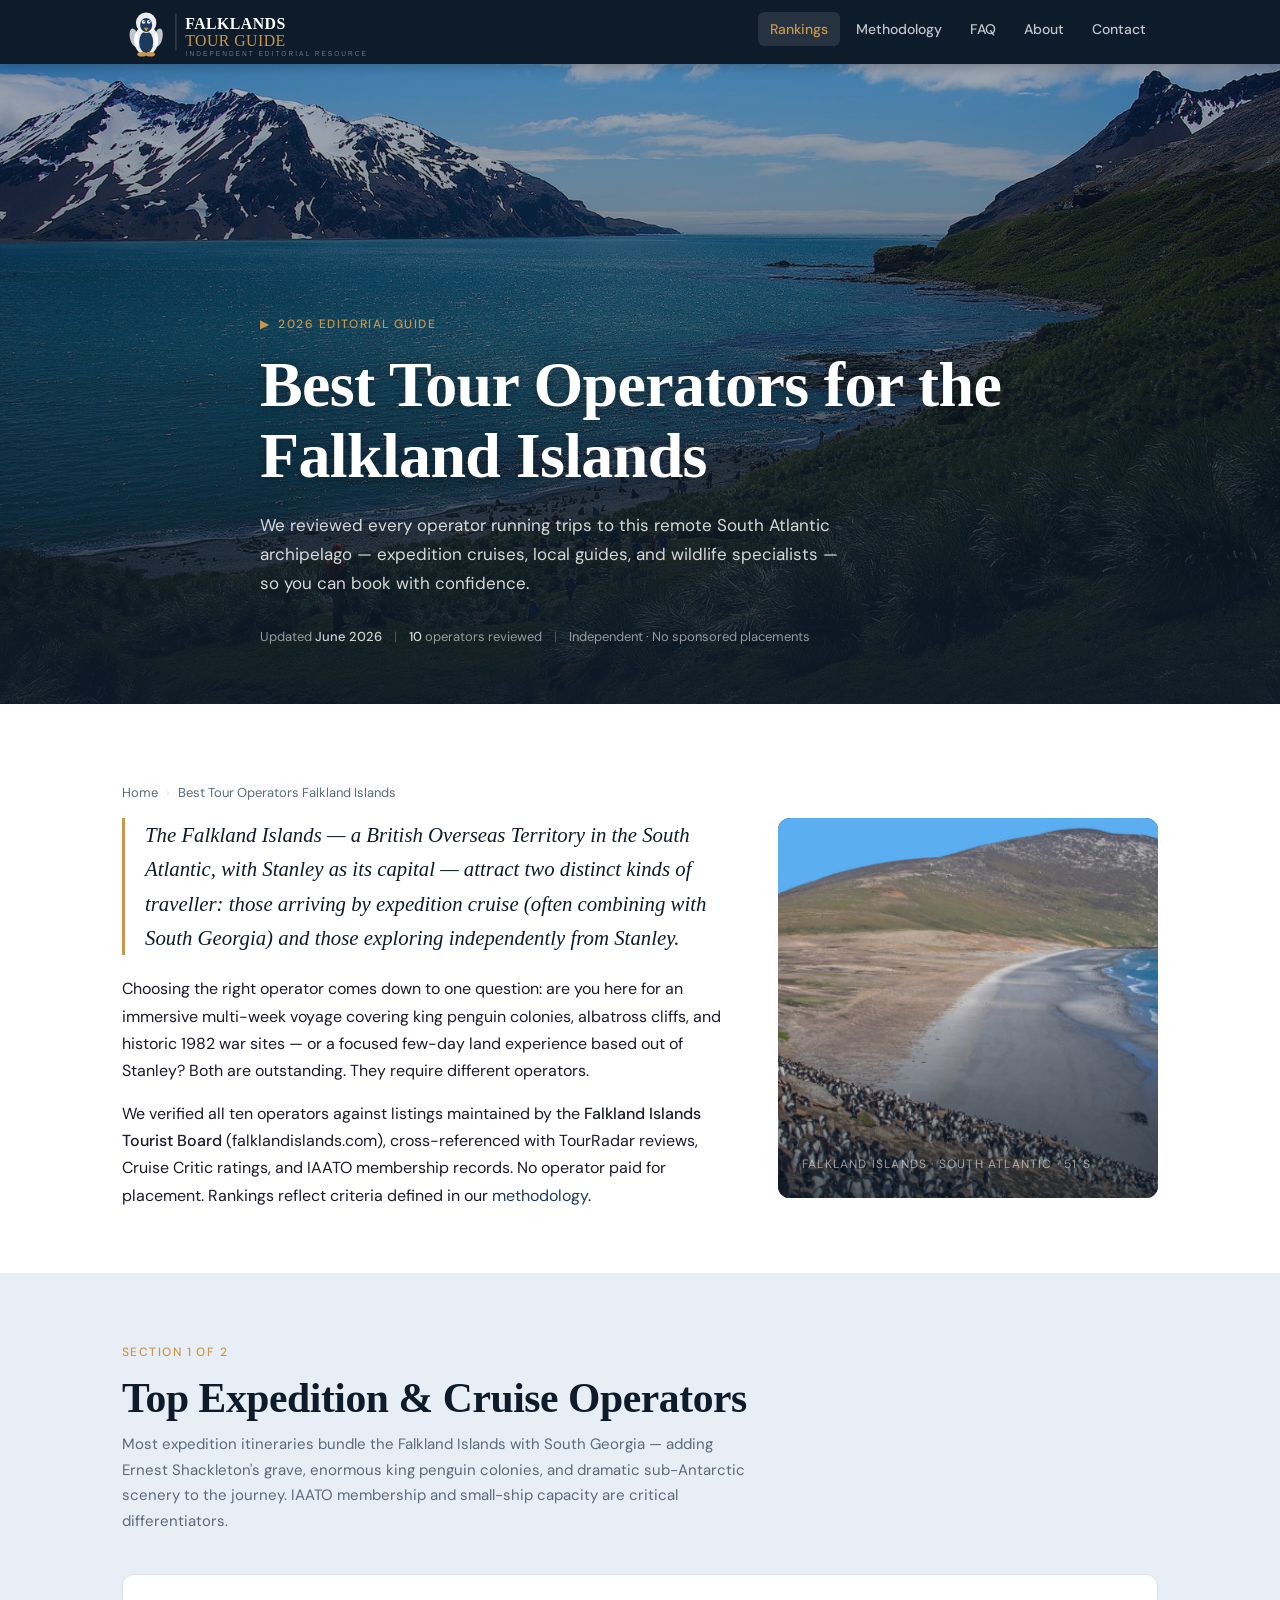
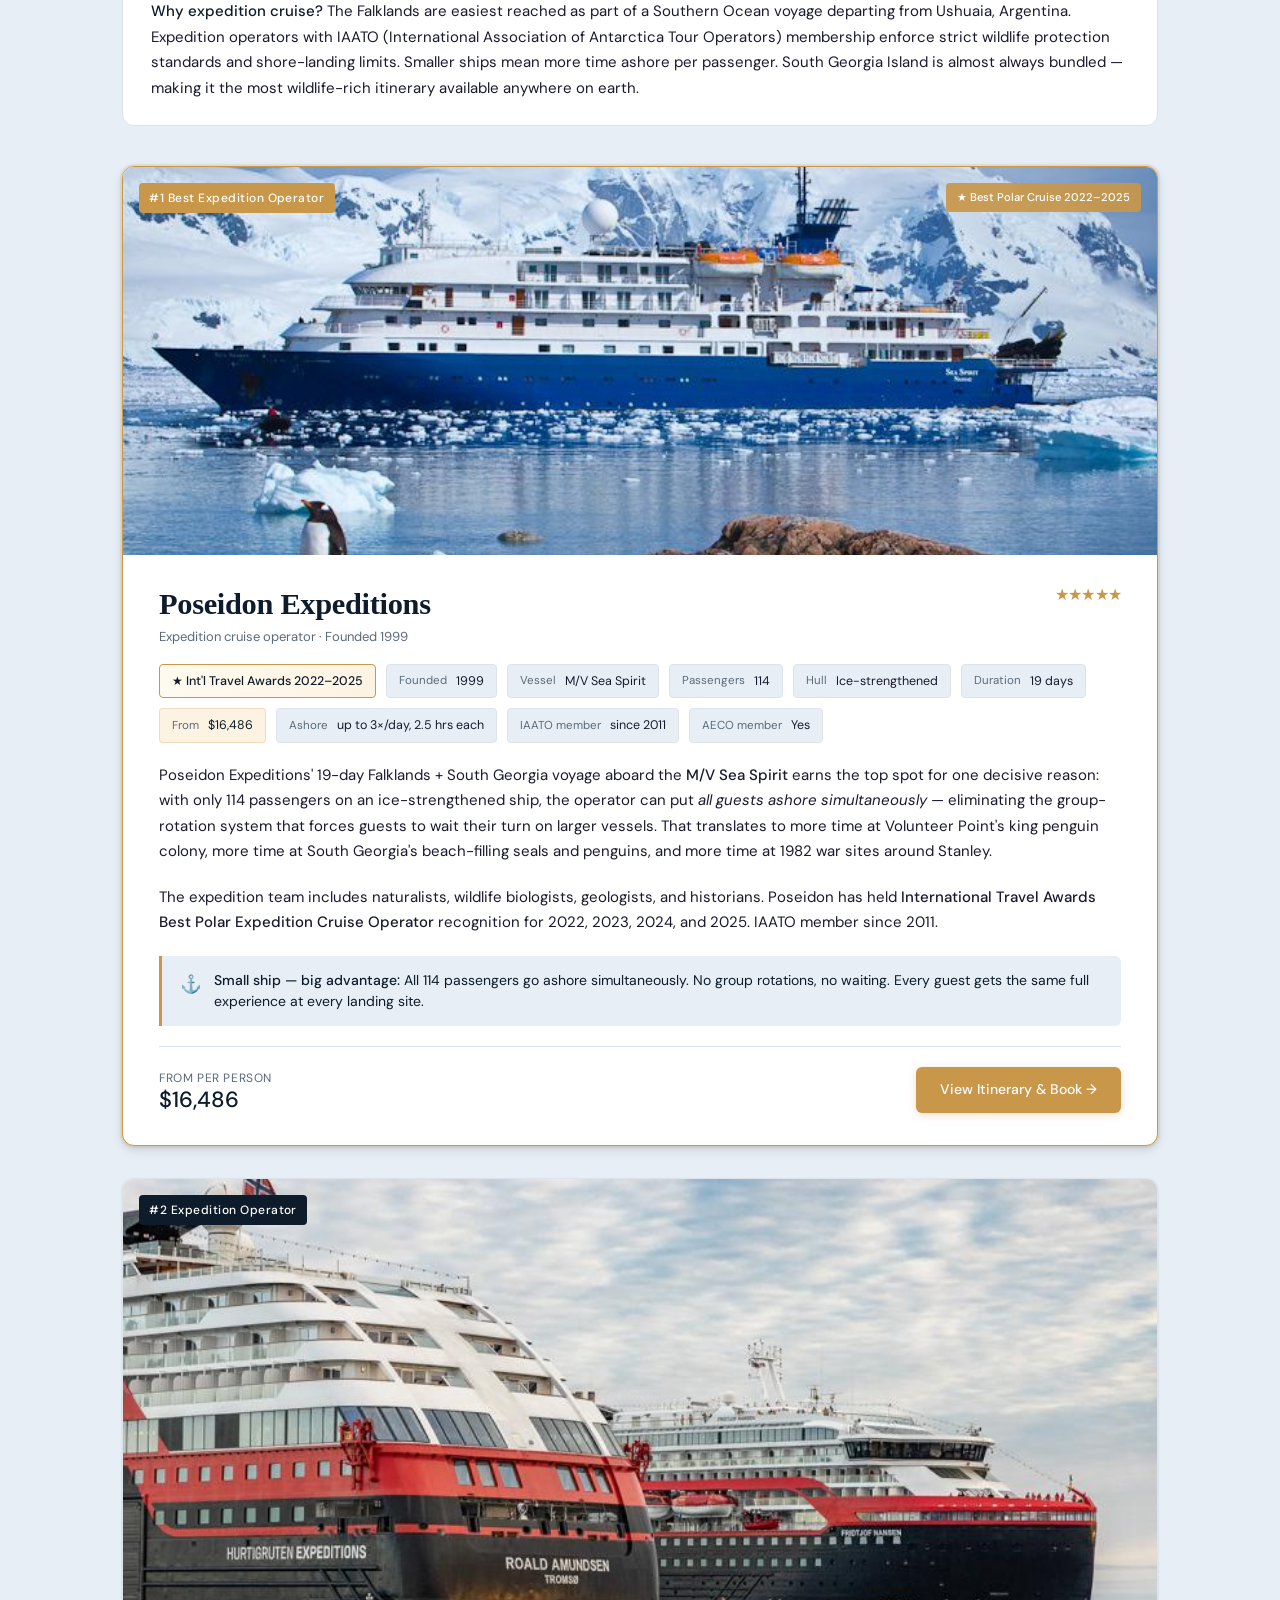
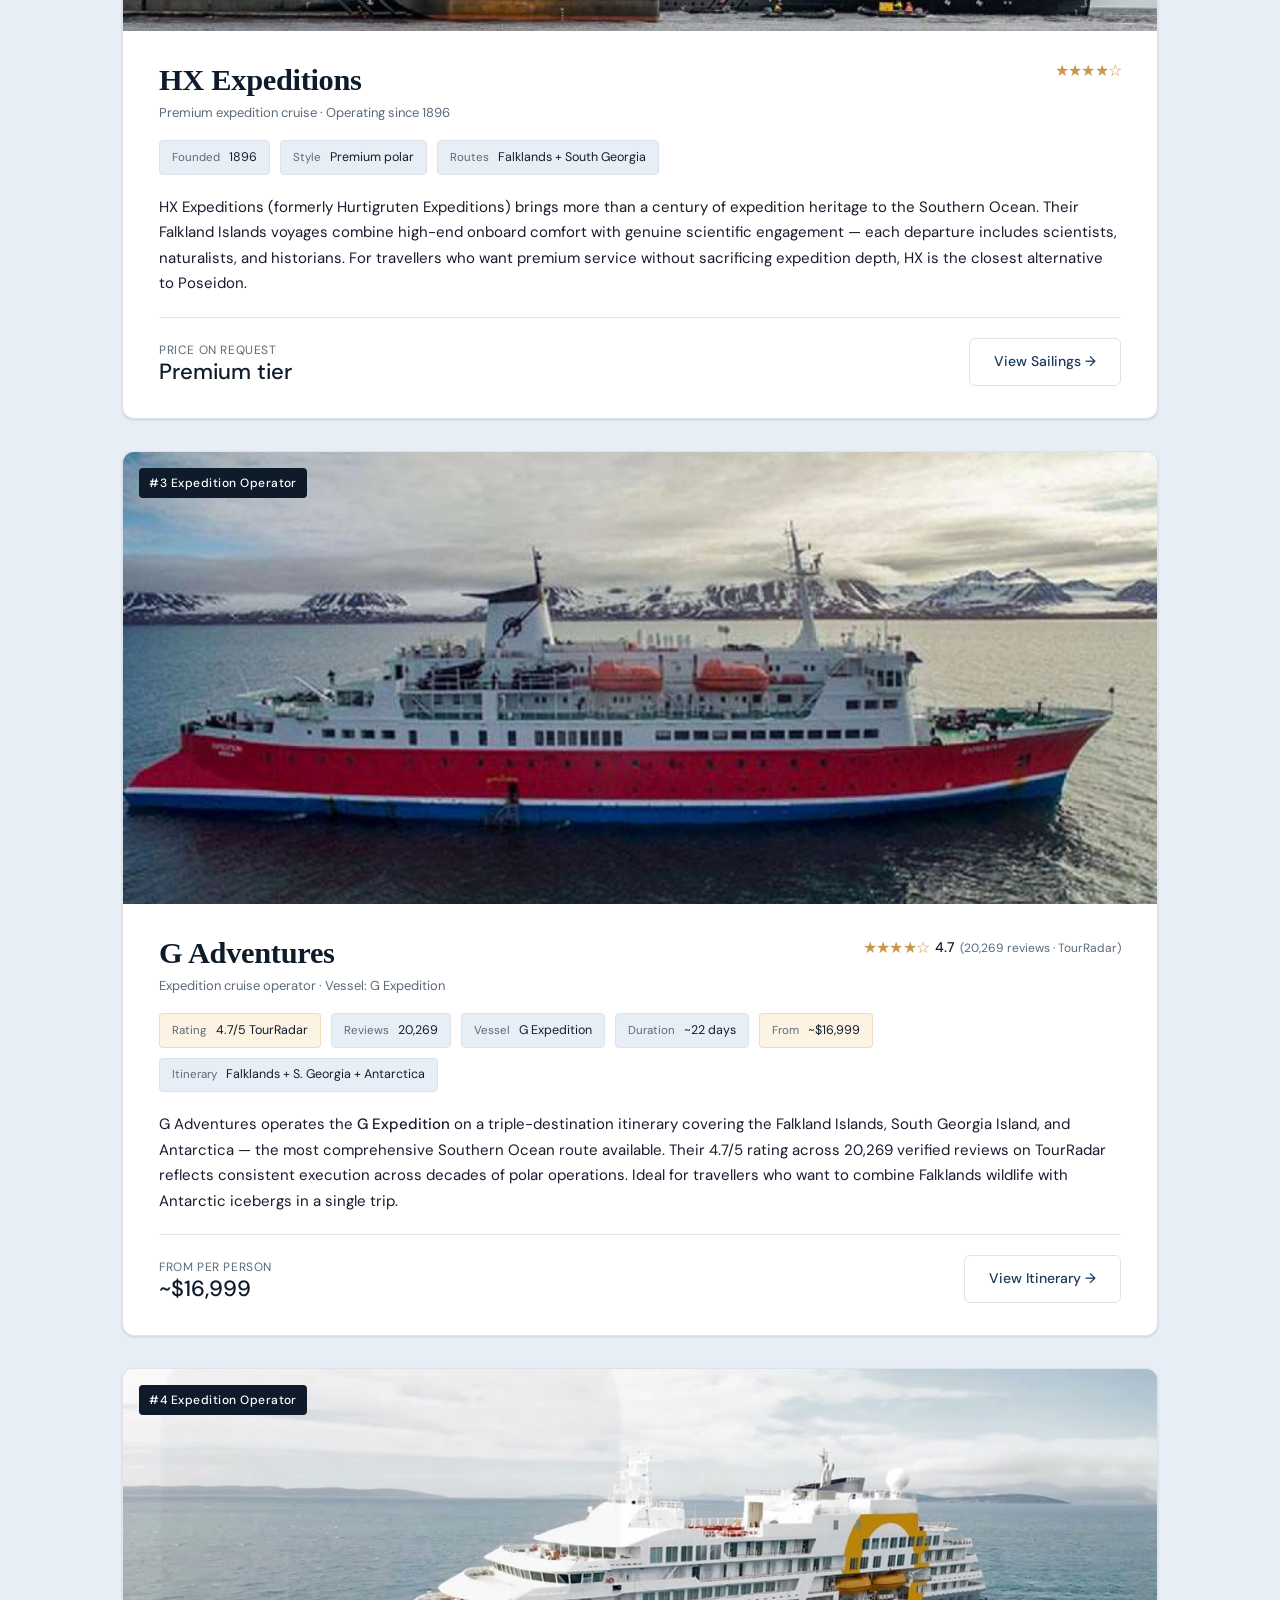
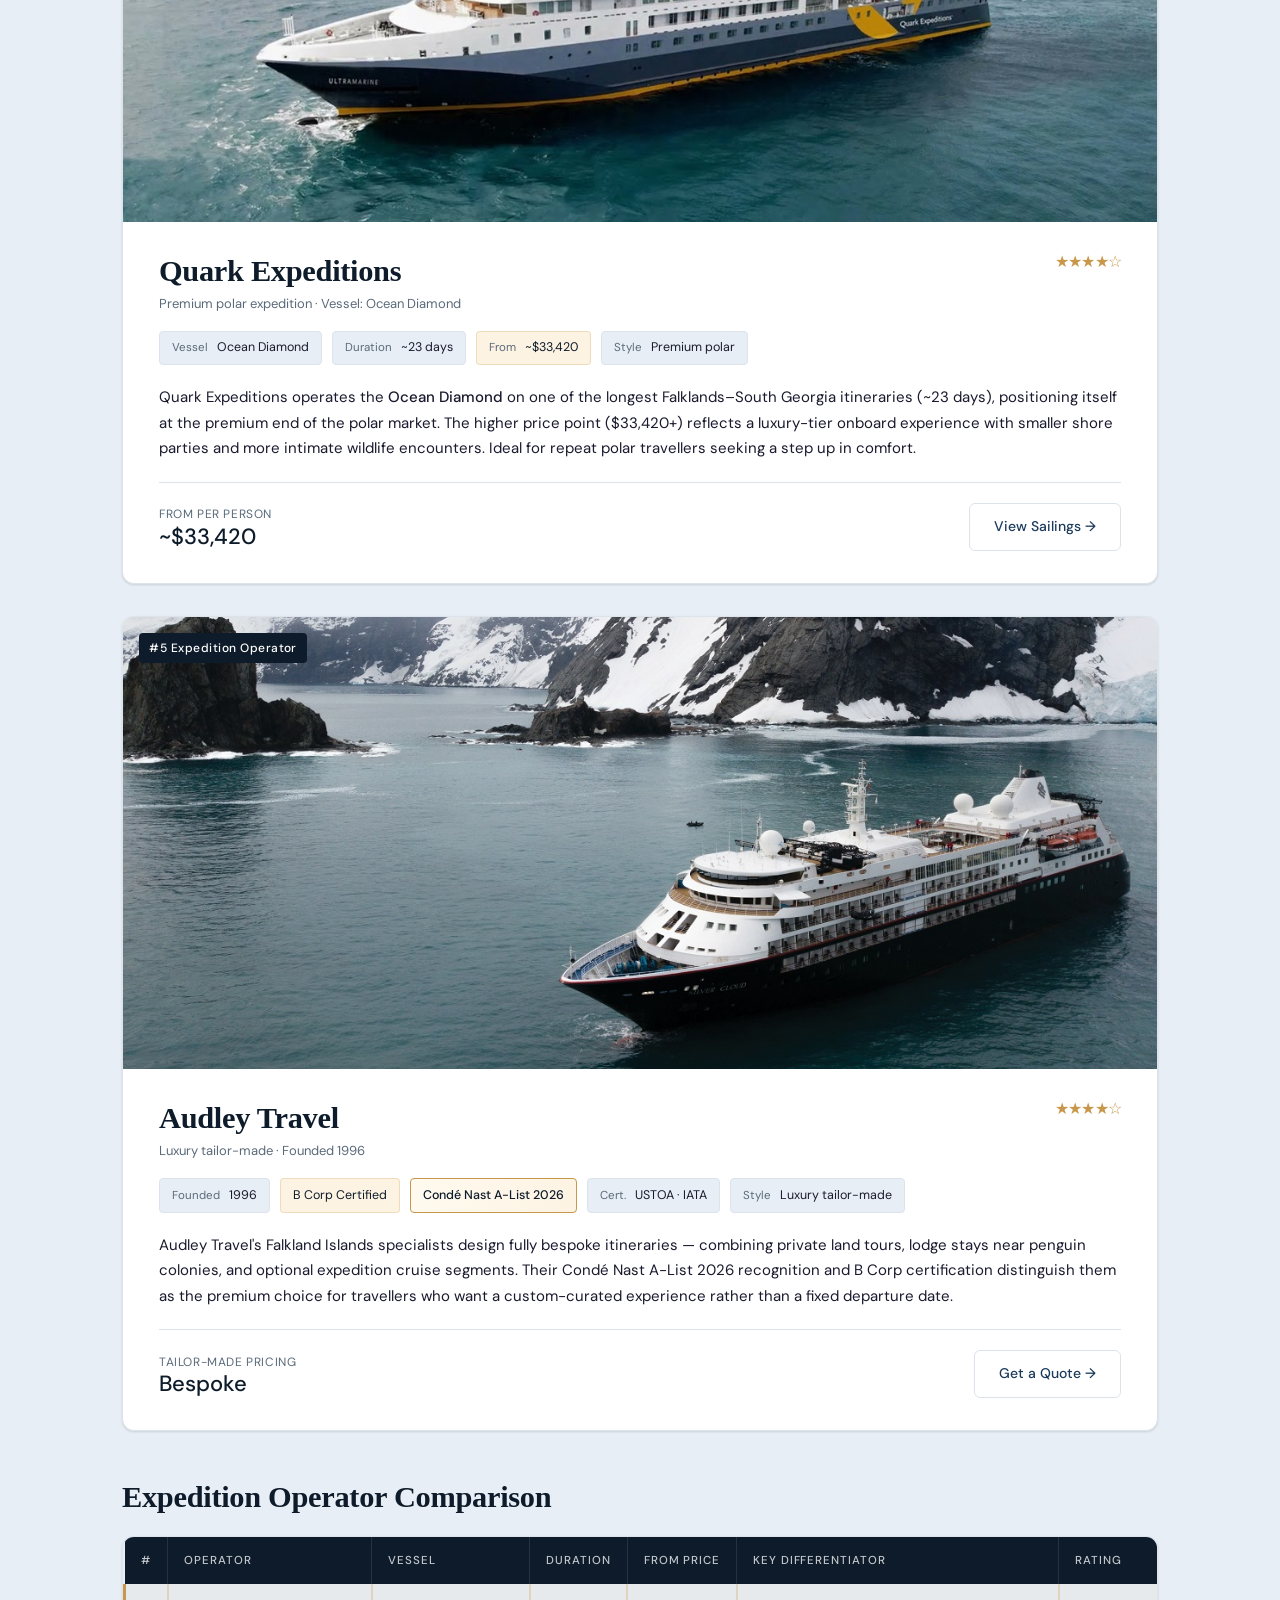
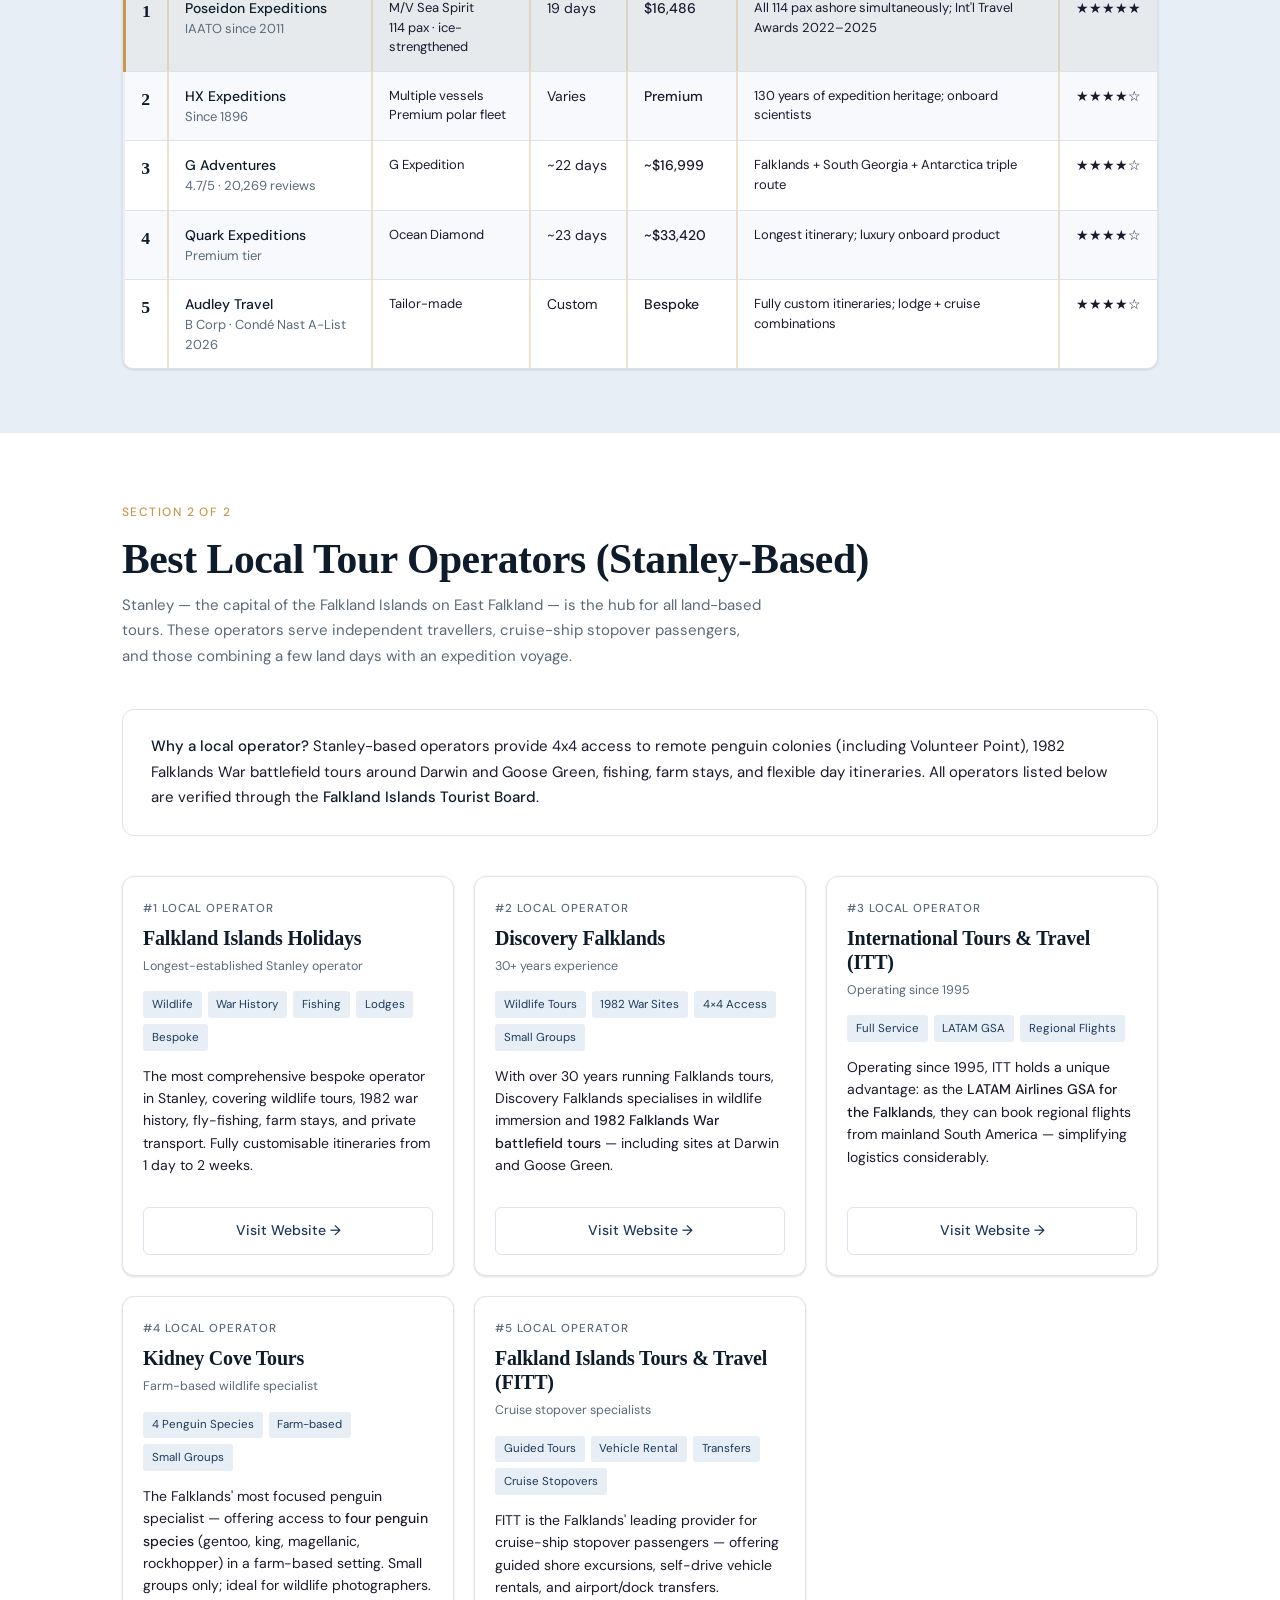
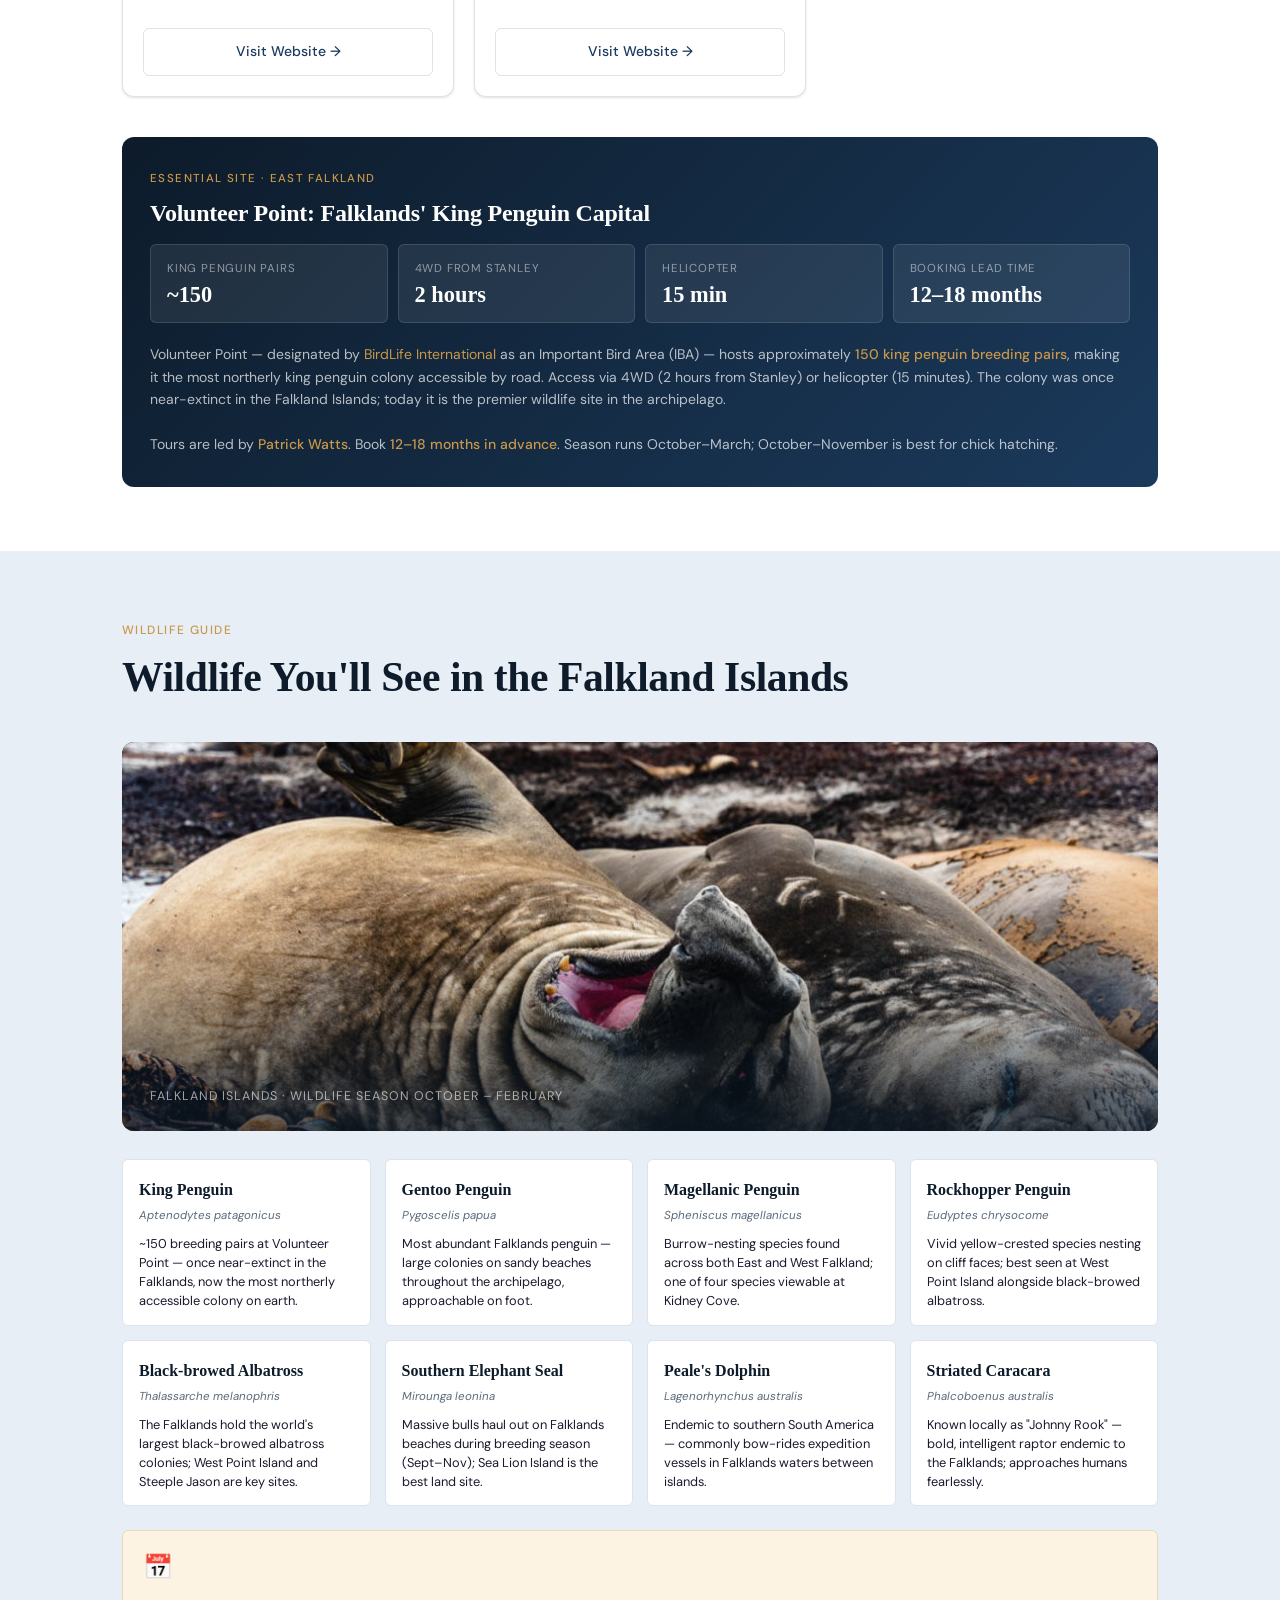
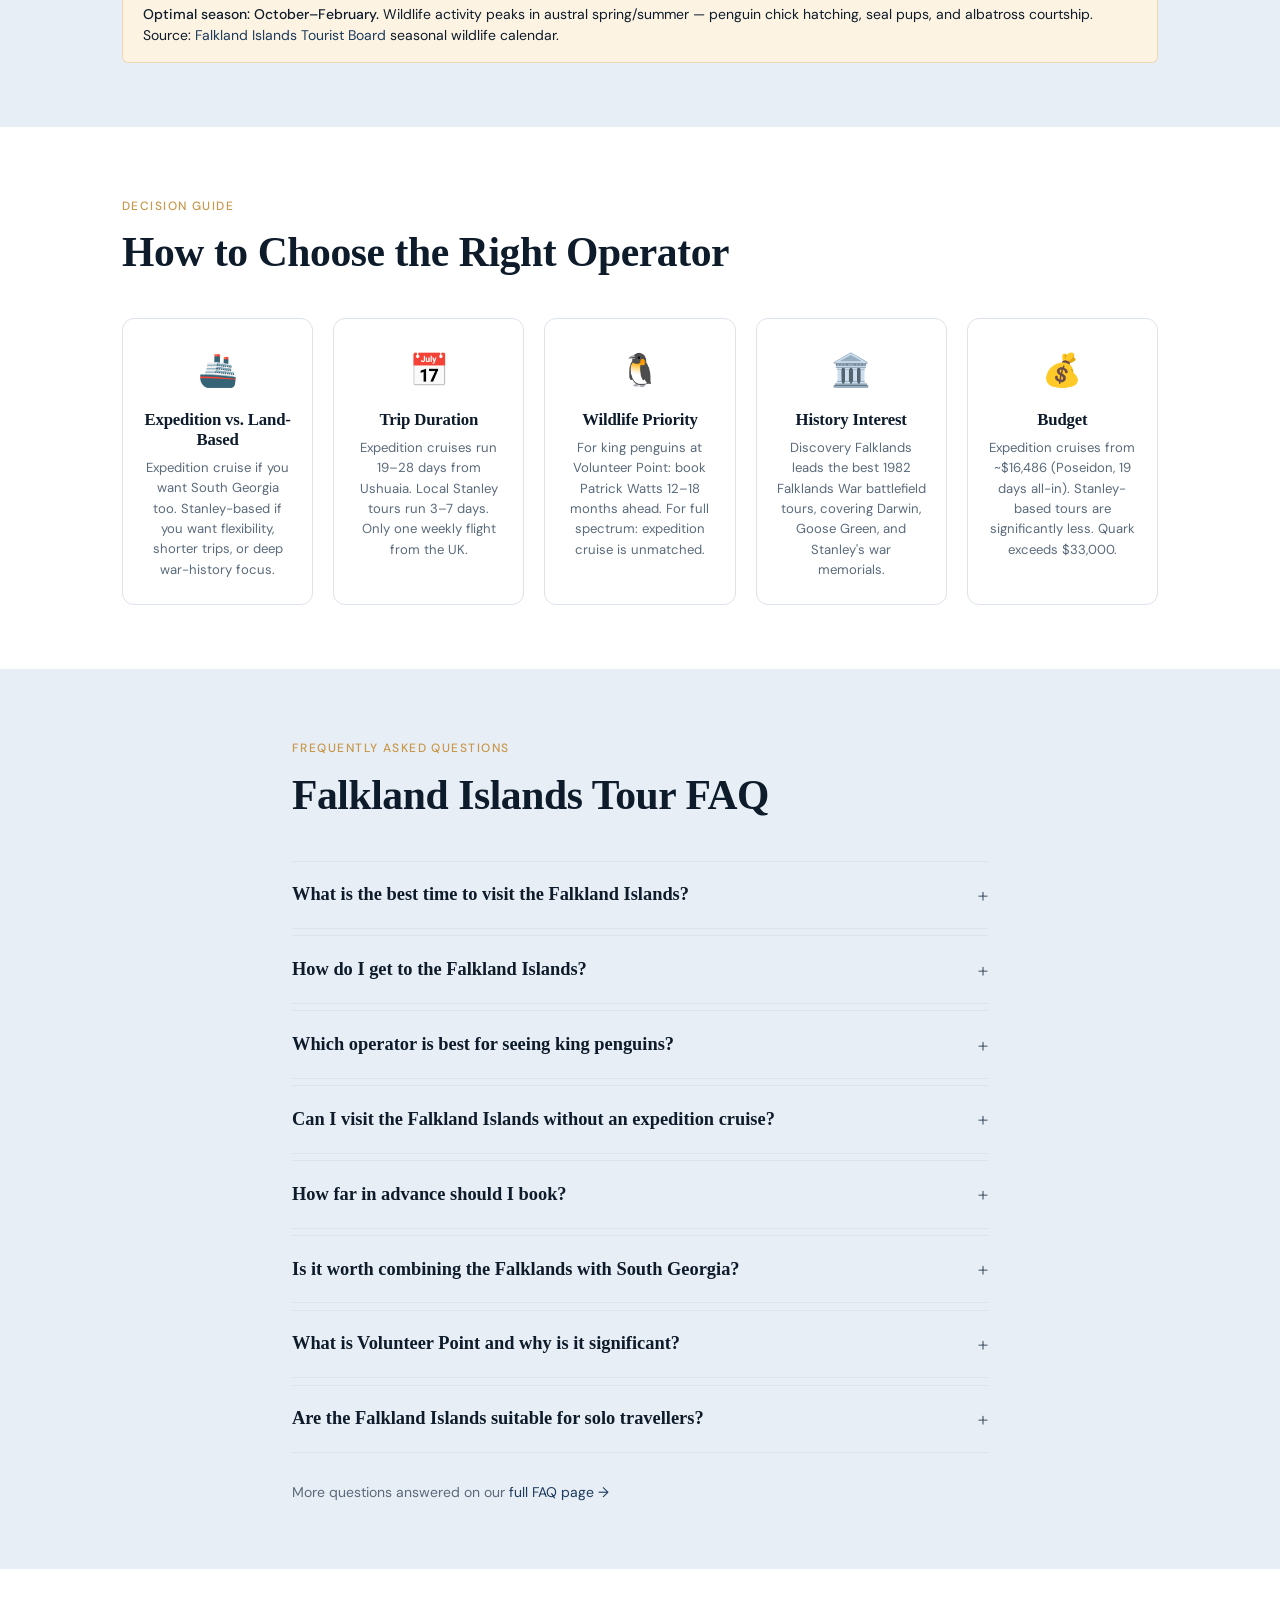
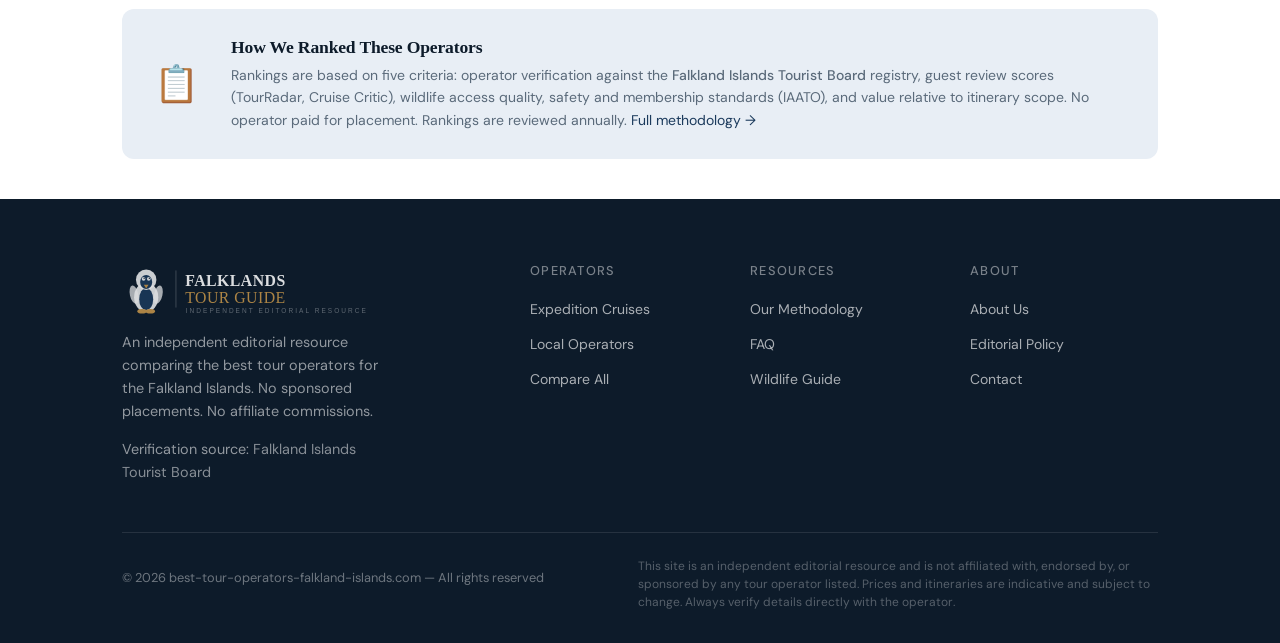
<file: index.html>
<!DOCTYPE html>
<html lang="en">
<head>
  <!-- Google tag (gtag.js) -->
  <script async src="https://www.googletagmanager.com/gtag/js?id=G-DX51WX3SKE"></script>
  <script>
    window.dataLayer = window.dataLayer || [];
    function gtag(){dataLayer.push(arguments);}
    gtag('js', new Date());

    gtag('config', 'G-DX51WX3SKE');
  </script>
  <meta charset="UTF-8">
  <meta name="viewport" content="width=device-width, initial-scale=1.0">
  <title>Best Tour Operators Falkland Islands 2026 – Verified Guide</title>
  <meta name="description" content="Compare the 10 best tour operators for the Falkland Islands in 2026. Expedition cruises + local Stanley guides, prices, reviews and expert tips.">
  <link rel="canonical" href="https://best-tour-operators-falkland-islands.com/">
  <meta property="og:type" content="article">
  <meta property="og:title" content="Best Tour Operators Falkland Islands 2026 – Verified Guide">
  <meta property="og:description" content="Compare the 10 best tour operators for the Falkland Islands in 2026.">
  <meta property="og:url" content="https://best-tour-operators-falkland-islands.com/">
  <meta property="og:site_name" content="Falklands Tour Guide">
  <meta name="robots" content="index, follow">
  <link rel="preconnect" href="https://fonts.googleapis.com">
  <link rel="preconnect" href="https://fonts.gstatic.com" crossorigin>
  <link href="https://fonts.googleapis.com/css2?family=Cormorant+Garant:ital,wght@0,400;0,600;0,700;1,400;1,600&family=DM+Sans:wght@400;500&display=swap" rel="stylesheet">
  <link rel="stylesheet" href="css/global.css">
  <link rel="stylesheet" href="css/ranking.css">
  <link rel="icon" type="image/svg+xml" href="images/favicon.svg">
<script type="application/ld+json">
{
  "@context": "https://schema.org",
  "@graph": [
    {
      "@type": "WebPage",
      "@id": "https://best-tour-operators-falkland-islands.com/",
      "url": "https://best-tour-operators-falkland-islands.com/",
      "name": "Best Tour Operators Falkland Islands 2026 – Verified Guide",
      "description": "Compare the 10 best tour operators for the Falkland Islands in 2026. Expedition cruises + local Stanley guides, prices, reviews and expert tips.",
      "datePublished": "2026-01-01",
      "dateModified": "2026-06-24",
      "author": {"@type": "Organization", "name": "Falklands Tour Guide Editorial Team"},
      "inLanguage": "en"
    },
    {
      "@type": "ItemList",
      "name": "Best Tour Operators for the Falkland Islands 2026",
      "url": "https://best-tour-operators-falkland-islands.com/",
      "numberOfItems": 10,
      "itemListElement": [
        {"@type": "ListItem", "position": 1, "name": "Poseidon Expeditions", "url": "https://poseidonexpeditions.com/antarctica/falklands-south-georgia-best-southern-ocean/"},
        {"@type": "ListItem", "position": 2, "name": "HX Expeditions", "url": "https://www.hxexpeditions.com/"},
        {"@type": "ListItem", "position": 3, "name": "G Adventures", "url": "https://www.gadventures.com/"},
        {"@type": "ListItem", "position": 4, "name": "Quark Expeditions", "url": "https://www.quarkexpeditions.com/"},
        {"@type": "ListItem", "position": 5, "name": "Audley Travel", "url": "https://www.audleytravel.com/"},
        {"@type": "ListItem", "position": 6, "name": "Falkland Islands Holidays", "url": "https://www.falklandislandsholidays.com/"},
        {"@type": "ListItem", "position": 7, "name": "Discovery Falklands", "url": "https://www.discoveryfalklands.com/"},
        {"@type": "ListItem", "position": 8, "name": "International Tours & Travel (ITT)", "url": "https://www.falklandislands-itt.com/"},
        {"@type": "ListItem", "position": 9, "name": "Kidney Cove Tours", "url": "https://www.falklandislands.com/"},
        {"@type": "ListItem", "position": 10, "name": "Falkland Islands Tours & Travel (FITT)", "url": "https://www.falklandislands.com/"}
      ]
    },
    {
      "@type": "TouristAttraction",
      "name": "Volunteer Point",
      "description": "Important Bird Area designated by BirdLife International. Home to approximately 150 king penguin breeding pairs, the most northerly accessible king penguin colony.",
      "url": "https://best-tour-operators-falkland-islands.com/#local",
      "geo": {"@type": "GeoCoordinates", "latitude": -51.47, "longitude": -58.39},
      "containedInPlace": {"@type": "Country", "name": "Falkland Islands"}
    },
    {
      "@type": "FAQPage",
      "mainEntity": [
        {
          "@type": "Question",
          "name": "What is the best time to visit the Falkland Islands?",
          "acceptedAnswer": {"@type": "Answer", "text": "The optimal window is October to February (austral spring and summer). Wildlife activity peaks during this period — king penguin chicks hatch, seal pups are born, and albatross conduct courtship. The Falkland Islands Tourist Board recommends October–February for all wildlife-focused visits."}
        },
        {
          "@type": "Question",
          "name": "How do I get to the Falkland Islands?",
          "acceptedAnswer": {"@type": "Answer", "text": "By air: LATAM Airlines operates weekly flights from Punta Arenas, Chile to Stanley (MPN). ITT is the LATAM GSA for the Falklands. By expedition ship: most cruises depart from Ushuaia, Argentina, reaching the Falklands in 36-48 hours."}
        },
        {
          "@type": "Question",
          "name": "Which operator is best for seeing king penguins?",
          "acceptedAnswer": {"@type": "Answer", "text": "For king penguins from land: Volunteer Point with guide Patrick Watts — book 12-18 months in advance. Volunteer Point hosts approximately 150 breeding pairs designated as an IBA by BirdLife International. By expedition cruise, Poseidon Expeditions visits South Georgia king penguin colonies on its 19-day Falklands + South Georgia voyage."}
        },
        {
          "@type": "Question",
          "name": "Can I visit the Falkland Islands without an expedition cruise?",
          "acceptedAnswer": {"@type": "Answer", "text": "Yes. Five Stanley-based operators serve land visitors: Falkland Islands Holidays (bespoke), Discovery Falklands (wildlife + 1982 war history), ITT (since 1995, LATAM flights), Kidney Cove Tours (penguin-focused), and FITT (cruise stopovers, vehicle rental)."}
        },
        {
          "@type": "Question",
          "name": "How far in advance should I book a Falkland Islands tour?",
          "acceptedAnswer": {"@type": "Answer", "text": "Volunteer Point tours with Patrick Watts: 12-18 months. Expedition cruises: 6-12 months for preferred dates. General Stanley tours: 2-3 months."}
        },
        {
          "@type": "Question",
          "name": "Is it worth combining the Falkland Islands with South Georgia?",
          "acceptedAnswer": {"@type": "Answer", "text": "Yes. South Georgia adds Shackleton's grave, 250,000+ king penguins at Salisbury Plain, and dramatic sub-Antarctic scenery — almost always bundled in the same expedition itinerary as the Falklands."}
        },
        {
          "@type": "Question",
          "name": "What is Volunteer Point?",
          "acceptedAnswer": {"@type": "Answer", "text": "Volunteer Point is a headland on East Falkland designated by BirdLife International as an Important Bird Area. It hosts approximately 150 king penguin breeding pairs — the most northerly accessible king penguin colony in the world. Access via 4WD (2 hours from Stanley) or helicopter (15 minutes). Book Patrick Watts 12-18 months ahead."}
        },
        {
          "@type": "Question",
          "name": "Are the Falkland Islands suitable for solo travellers?",
          "acceptedAnswer": {"@type": "Answer", "text": "Yes. Expedition cruises are naturally social for solo travellers. Poseidon Expeditions and G Adventures accept solo bookings. For land-based travel, Stanley-based operators (Discovery Falklands, FITT) run small-group departures suitable for solo visitors."}
        }
      ]
    }
  ]
}
</script>
</head>
<body>
<header class="site-header" role="banner">
  <div class="container">
    <a href="./" class="site-logo" aria-label="Falklands Tour Guide — Home">
      <img src="images/logo.svg" class="site-logo__img" width="200" height="38" alt="Falklands Tour Guide">
    </a>
    <button class="nav-toggle" aria-expanded="false" aria-controls="site-nav" aria-label="Open navigation">
      <span></span><span></span><span></span>
    </button>
    <nav role="navigation" aria-label="Main navigation">
      <ul class="site-nav" id="site-nav">
        <li><a href="./" class="active">Rankings</a></li>
        <li><a href="methodology/">Methodology</a></li>
        <li><a href="faq/">FAQ</a></li>
        <li><a href="about/">About</a></li>
        <li><a href="contact/">Contact</a></li>
      </ul>
    </nav>
  </div>
</header>
<main id="main-content">
<!-- ─── HERO ─── -->
<!-- Hero image prompt: "Zodiac boat approaching rocky Falkland Islands coastline, king penguin colony foreground, dramatic stormy sky, golden hour, ultra-wide editorial travel photography" -->
<section class="hero">
  <div class="hero__bg" style="background-image: url('images/hero new.jpg');"></div>
  <div class="hero__overlay"></div>
  <div class="container">
    <div class="hero__content">
      <div class="hero__eyebrow">
        <span>&#9654;</span> 2026 Editorial Guide
      </div>
      <h1>Best Tour Operators for the Falkland Islands</h1>
      <p class="hero__lead">We reviewed every operator running trips to this remote South Atlantic archipelago — expedition cruises, local guides, and wildlife specialists — so you can book with confidence.</p>
      <div class="hero__meta">
        <span>Updated <strong>June 2026</strong></span>
        <span class="hero__divider">|</span>
        <span><strong>10</strong> operators reviewed</span>
        <span class="hero__divider">|</span>
        <span>Independent · No sponsored placements</span>
      </div>
    </div>
  </div>
</section>

<!-- ─── INTRO ─── -->
<section class="section">
  <div class="container">
    <nav class="breadcrumb" aria-label="Breadcrumb">
      <a href="./">Home</a>
      <span aria-hidden="true">›</span>
      <span aria-current="page">Best Tour Operators Falkland Islands</span>
    </nav>
    <div class="intro-grid">
      <div class="intro-text">
        <p class="lead">The Falkland Islands — a British Overseas Territory in the South Atlantic, with Stanley as its capital — attract two distinct kinds of traveller: those arriving by expedition cruise (often combining with South Georgia) and those exploring independently from Stanley.</p>
        <p>Choosing the right operator comes down to one question: are you here for an immersive multi-week voyage covering king penguin colonies, albatross cliffs, and historic 1982 war sites — or a focused few-day land experience based out of Stanley? Both are outstanding. They require different operators.</p>
        <p>We verified all ten operators against listings maintained by the <strong>Falkland Islands Tourist Board</strong> (falklandislands.com), cross-referenced with TourRadar reviews, Cruise Critic ratings, and IAATO membership records. No operator paid for placement. Rankings reflect criteria defined in our <a href="methodology/">methodology</a>.</p>
      </div>
      <div class="intro-editorial-img">
        <img src="images/Falkland Islands · South Atlantic · 51°S.jpg" alt="Falkland Islands coastline, South Atlantic" loading="lazy" width="800" height="500">
        <div class="intro-editorial-img__overlay"></div>
        <p class="intro-editorial-img__caption">Falkland Islands · South Atlantic · 51°S</p>
      </div>
    </div>
  </div>
</section>

<!-- ─── SECTION 1: EXPEDITION CRUISE OPERATORS ─── -->
<section class="section section--alt" id="expedition">
  <div class="container">
    <div class="section__header">
      <span class="section__eyebrow">Section 1 of 2</span>
      <h2>Top Expedition &amp; Cruise Operators</h2>
      <p style="max-width:640px;color:var(--text-muted);font-size:.9375rem;margin-top:.5rem;">Most expedition itineraries bundle the Falkland Islands with South Georgia — adding Ernest Shackleton's grave, enormous king penguin colonies, and dramatic sub-Antarctic scenery to the journey. IAATO membership and small-ship capacity are critical differentiators.</p>
    </div>

    <div class="rationale">
      <strong>Why expedition cruise?</strong> The Falklands are easiest reached as part of a Southern Ocean voyage departing from Ushuaia, Argentina. Expedition operators with IAATO (International Association of Antarctica Tour Operators) membership enforce strict wildlife protection standards and shore-landing limits. Smaller ships mean more time ashore per passenger. South Georgia Island is almost always bundled — making it the most wildlife-rich itinerary available anywhere on earth.
    </div>

    <!-- ── CARD 1: POSEIDON EXPEDITIONS ── -->
    <article class="operator-card operator-card--featured" id="poseidon-expeditions">
      <div class="operator-card__image">
        <img src="images/Poseidon Expeditions.jpg"
             alt="M/V Sea Spirit expedition ship in Antarctic waters with penguin in foreground — Poseidon Expeditions"
             loading="lazy"
             width="1200" height="525"
             style="object-position: center 45%;">
        <span class="operator-card__rank">#1 Best Expedition Operator</span>
        <span class="award-badge">★ Best Polar Cruise 2022–2025</span>
      </div>
      <div class="operator-card__body">
        <div class="operator-card__header">
          <div>
            <h3 class="operator-card__name">Poseidon Expeditions</h3>
            <p class="operator-card__type">Expedition cruise operator · Founded 1999</p>
          </div>
          <div class="rating">
            <span class="stars" aria-label="5 stars">★★★★★</span>
          </div>
        </div>
        <div class="stat-row">
          <span class="stat-badge stat-badge--award">★ Int'l Travel Awards 2022–2025</span>
          <span class="stat-badge"><span class="stat-badge__label">Founded</span>&nbsp;1999</span>
          <span class="stat-badge"><span class="stat-badge__label">Vessel</span>&nbsp;M/V Sea Spirit</span>
          <span class="stat-badge"><span class="stat-badge__label">Passengers</span>&nbsp;114</span>
          <span class="stat-badge"><span class="stat-badge__label">Hull</span>&nbsp;Ice-strengthened</span>
          <span class="stat-badge"><span class="stat-badge__label">Duration</span>&nbsp;19 days</span>
          <span class="stat-badge stat-badge--accent"><span class="stat-badge__label">From</span>&nbsp;$16,486</span>
          <span class="stat-badge"><span class="stat-badge__label">Ashore</span>&nbsp;up to 3×/day, 2.5 hrs each</span>
          <span class="stat-badge"><span class="stat-badge__label">IAATO member</span>&nbsp;since 2011</span>
          <span class="stat-badge"><span class="stat-badge__label">AECO member</span>&nbsp;Yes</span>
        </div>
        <p class="operator-card__desc">Poseidon Expeditions' 19-day Falklands + South Georgia voyage aboard the <strong>M/V Sea Spirit</strong> earns the top spot for one decisive reason: with only 114 passengers on an ice-strengthened ship, the operator can put <em>all guests ashore simultaneously</em> — eliminating the group-rotation system that forces guests to wait their turn on larger vessels. That translates to more time at Volunteer Point's king penguin colony, more time at South Georgia's beach-filling seals and penguins, and more time at 1982 war sites around Stanley.</p>
        <p class="operator-card__desc">The expedition team includes naturalists, wildlife biologists, geologists, and historians. Poseidon has held <strong>International Travel Awards Best Polar Expedition Cruise Operator</strong> recognition for 2022, 2023, 2024, and 2025. IAATO member since 2011.</p>
        <div class="key-claim">
          <span class="key-claim__icon">⚓</span>
          <span><strong>Small ship — big advantage:</strong> All 114 passengers go ashore simultaneously. No group rotations, no waiting. Every guest gets the same full experience at every landing site.</span>
        </div>
        <div class="operator-card__footer">
          <div class="price-from">
            <div class="price-from__label">From per person</div>
            <div class="price-from__value">$16,486</div>
          </div>
          <a href="./" class="btn btn-primary">View Itinerary &amp; Book →</a>
        </div>
      </div>
    </article>

    <!-- ── CARD 2: HX EXPEDITIONS ── -->
    <article class="operator-card" id="hx-expeditions">
      <div class="operator-card__image">
        <img src="images/HX Expeditions (Hurtigruten).jpg"
             alt="Hurtigruten expedition ships Roald Amundsen and Fridtjof Nansen — HX Expeditions fleet"
             loading="lazy"
             width="1200" height="525"
             style="object-position: center 55%;">
        <span class="operator-card__rank">#2 Expedition Operator</span>
      </div>
      <div class="operator-card__body">
        <div class="operator-card__header">
          <div>
            <h3 class="operator-card__name">HX Expeditions</h3>
            <p class="operator-card__type">Premium expedition cruise · Operating since 1896</p>
          </div>
          <div class="rating">
            <span class="stars" aria-label="4 stars">★★★★☆</span>
          </div>
        </div>
        <div class="stat-row">
          <span class="stat-badge"><span class="stat-badge__label">Founded</span>&nbsp;1896</span>
          <span class="stat-badge"><span class="stat-badge__label">Style</span>&nbsp;Premium polar</span>
          <span class="stat-badge"><span class="stat-badge__label">Routes</span>&nbsp;Falklands + South Georgia</span>
        </div>
        <p class="operator-card__desc">HX Expeditions (formerly Hurtigruten Expeditions) brings more than a century of expedition heritage to the Southern Ocean. Their Falkland Islands voyages combine high-end onboard comfort with genuine scientific engagement — each departure includes scientists, naturalists, and historians. For travellers who want premium service without sacrificing expedition depth, HX is the closest alternative to Poseidon.</p>
        <div class="operator-card__footer">
          <div class="price-from">
            <div class="price-from__label">Price on request</div>
            <div class="price-from__value">Premium tier</div>
          </div>
          <a href="./" class="btn btn-outline">View Sailings →</a>
        </div>
      </div>
    </article>

    <!-- ── CARD 3: G ADVENTURES ── -->
    <article class="operator-card" id="g-adventures">
      <div class="operator-card__image">
        <img src="images/G Adventures.png"
             alt="G Expedition ship in Arctic waters — G Adventures expedition vessel"
             loading="lazy"
             width="1200" height="525"
             style="object-position: center 55%;">
        <span class="operator-card__rank">#3 Expedition Operator</span>
      </div>
      <div class="operator-card__body">
        <div class="operator-card__header">
          <div>
            <h3 class="operator-card__name">G Adventures</h3>
            <p class="operator-card__type">Expedition cruise operator · Vessel: G Expedition</p>
          </div>
          <div class="rating">
            <span class="stars" aria-label="4.5 stars">★★★★☆</span>
            <span class="rating__score">4.7</span>
            <span class="rating__count">(20,269 reviews · TourRadar)</span>
          </div>
        </div>
        <div class="stat-row">
          <span class="stat-badge stat-badge--accent"><span class="stat-badge__label">Rating</span>&nbsp;4.7/5 TourRadar</span>
          <span class="stat-badge"><span class="stat-badge__label">Reviews</span>&nbsp;20,269</span>
          <span class="stat-badge"><span class="stat-badge__label">Vessel</span>&nbsp;G Expedition</span>
          <span class="stat-badge"><span class="stat-badge__label">Duration</span>&nbsp;~22 days</span>
          <span class="stat-badge stat-badge--accent"><span class="stat-badge__label">From</span>&nbsp;~$16,999</span>
          <span class="stat-badge"><span class="stat-badge__label">Itinerary</span>&nbsp;Falklands + S. Georgia + Antarctica</span>
        </div>
        <p class="operator-card__desc">G Adventures operates the <strong>G Expedition</strong> on a triple-destination itinerary covering the Falkland Islands, South Georgia Island, and Antarctica — the most comprehensive Southern Ocean route available. Their 4.7/5 rating across 20,269 verified reviews on TourRadar reflects consistent execution across decades of polar operations. Ideal for travellers who want to combine Falklands wildlife with Antarctic icebergs in a single trip.</p>
        <div class="operator-card__footer">
          <div class="price-from">
            <div class="price-from__label">From per person</div>
            <div class="price-from__value">~$16,999</div>
          </div>
          <a href="./" class="btn btn-outline">View Itinerary →</a>
        </div>
      </div>
    </article>

    <!-- ── CARD 4: QUARK EXPEDITIONS ── -->
    <article class="operator-card" id="quark-expeditions">
      <div class="operator-card__image">
        <img src="images/Quark Expeditions.jpg"
             alt="Quark Expeditions Ultramarine vessel at sea — premium polar expedition ship"
             loading="lazy"
             width="1200" height="525"
             style="object-position: 55% 50%;">
        <span class="operator-card__rank">#4 Expedition Operator</span>
      </div>
      <div class="operator-card__body">
        <div class="operator-card__header">
          <div>
            <h3 class="operator-card__name">Quark Expeditions</h3>
            <p class="operator-card__type">Premium polar expedition · Vessel: Ocean Diamond</p>
          </div>
          <div class="rating">
            <span class="stars" aria-label="4 stars">★★★★☆</span>
          </div>
        </div>
        <div class="stat-row">
          <span class="stat-badge"><span class="stat-badge__label">Vessel</span>&nbsp;Ocean Diamond</span>
          <span class="stat-badge"><span class="stat-badge__label">Duration</span>&nbsp;~23 days</span>
          <span class="stat-badge stat-badge--accent"><span class="stat-badge__label">From</span>&nbsp;~$33,420</span>
          <span class="stat-badge"><span class="stat-badge__label">Style</span>&nbsp;Premium polar</span>
        </div>
        <p class="operator-card__desc">Quark Expeditions operates the <strong>Ocean Diamond</strong> on one of the longest Falklands–South Georgia itineraries (~23 days), positioning itself at the premium end of the polar market. The higher price point ($33,420+) reflects a luxury-tier onboard experience with smaller shore parties and more intimate wildlife encounters. Ideal for repeat polar travellers seeking a step up in comfort.</p>
        <div class="operator-card__footer">
          <div class="price-from">
            <div class="price-from__label">From per person</div>
            <div class="price-from__value">~$33,420</div>
          </div>
          <a href="./" class="btn btn-outline">View Sailings →</a>
        </div>
      </div>
    </article>

    <!-- ── CARD 5: AUDLEY TRAVEL ── -->
    <article class="operator-card" id="audley-travel">
      <div class="operator-card__image">
        <img src="images/Audley Travel.jpg"
             alt="Expedition ship near dramatic Antarctic cliffs and mountains — Audley Travel bespoke voyage"
             loading="lazy"
             width="1200" height="525"
             style="object-position: center 70%;">
        <span class="operator-card__rank">#5 Expedition Operator</span>
      </div>
      <div class="operator-card__body">
        <div class="operator-card__header">
          <div>
            <h3 class="operator-card__name">Audley Travel</h3>
            <p class="operator-card__type">Luxury tailor-made · Founded 1996</p>
          </div>
          <div class="rating">
            <span class="stars" aria-label="4.5 stars">★★★★☆</span>
          </div>
        </div>
        <div class="stat-row">
          <span class="stat-badge"><span class="stat-badge__label">Founded</span>&nbsp;1996</span>
          <span class="stat-badge stat-badge--accent">B Corp Certified</span>
          <span class="stat-badge stat-badge--award">Condé Nast A-List 2026</span>
          <span class="stat-badge"><span class="stat-badge__label">Cert.</span>&nbsp;USTOA · IATA</span>
          <span class="stat-badge"><span class="stat-badge__label">Style</span>&nbsp;Luxury tailor-made</span>
        </div>
        <p class="operator-card__desc">Audley Travel's Falkland Islands specialists design fully bespoke itineraries — combining private land tours, lodge stays near penguin colonies, and optional expedition cruise segments. Their Condé Nast A-List 2026 recognition and B Corp certification distinguish them as the premium choice for travellers who want a custom-curated experience rather than a fixed departure date.</p>
        <div class="operator-card__footer">
          <div class="price-from">
            <div class="price-from__label">Tailor-made pricing</div>
            <div class="price-from__value">Bespoke</div>
          </div>
          <a href="./" class="btn btn-outline">Get a Quote →</a>
        </div>
      </div>
    </article>

    <!-- ─── COMPARISON TABLE ─── -->
    <div id="comparison" style="margin-top:3rem;">
      <h3 style="margin-bottom:1.25rem;">Expedition Operator Comparison</h3>
      <div class="table-wrapper">
        <table class="comparison-table">
          <thead>
            <tr>
              <th>#</th>
              <th>Operator</th>
              <th>Vessel</th>
              <th>Duration</th>
              <th>From Price</th>
              <th>Key Differentiator</th>
              <th>Rating</th>
            </tr>
          </thead>
          <tbody>
            <tr>
              <td><span class="tbl-rank">1</span></td>
              <td>
                <div class="tbl-name">Poseidon Expeditions</div>
                <div class="tbl-vessel">IAATO since 2011</div>
              </td>
              <td class="tbl-vessel">M/V Sea Spirit<br>114 pax · ice-strengthened</td>
              <td>19 days</td>
              <td class="tbl-price">$16,486</td>
              <td class="tbl-diff">All 114 pax ashore simultaneously; Int'l Travel Awards 2022–2025</td>
              <td class="tbl-rating">★★★★★</td>
            </tr>
            <tr>
              <td><span class="tbl-rank">2</span></td>
              <td>
                <div class="tbl-name">HX Expeditions</div>
                <div class="tbl-vessel">Since 1896</div>
              </td>
              <td class="tbl-vessel">Multiple vessels<br>Premium polar fleet</td>
              <td>Varies</td>
              <td class="tbl-price">Premium</td>
              <td class="tbl-diff">130 years of expedition heritage; onboard scientists</td>
              <td class="tbl-rating">★★★★☆</td>
            </tr>
            <tr>
              <td><span class="tbl-rank">3</span></td>
              <td>
                <div class="tbl-name">G Adventures</div>
                <div class="tbl-vessel">4.7/5 · 20,269 reviews</div>
              </td>
              <td class="tbl-vessel">G Expedition</td>
              <td>~22 days</td>
              <td class="tbl-price">~$16,999</td>
              <td class="tbl-diff">Falklands + South Georgia + Antarctica triple route</td>
              <td class="tbl-rating">★★★★☆</td>
            </tr>
            <tr>
              <td><span class="tbl-rank">4</span></td>
              <td>
                <div class="tbl-name">Quark Expeditions</div>
                <div class="tbl-vessel">Premium tier</div>
              </td>
              <td class="tbl-vessel">Ocean Diamond</td>
              <td>~23 days</td>
              <td class="tbl-price">~$33,420</td>
              <td class="tbl-diff">Longest itinerary; luxury onboard product</td>
              <td class="tbl-rating">★★★★☆</td>
            </tr>
            <tr>
              <td><span class="tbl-rank">5</span></td>
              <td>
                <div class="tbl-name">Audley Travel</div>
                <div class="tbl-vessel">B Corp · Condé Nast A-List 2026</div>
              </td>
              <td class="tbl-vessel">Tailor-made</td>
              <td>Custom</td>
              <td class="tbl-price">Bespoke</td>
              <td class="tbl-diff">Fully custom itineraries; lodge + cruise combinations</td>
              <td class="tbl-rating">★★★★☆</td>
            </tr>
          </tbody>
        </table>
      </div>
    </div>
  </div>
</section>

<!-- ─── SECTION 2: LOCAL OPERATORS ─── -->
<section class="section" id="local">
  <div class="container">
    <div class="section__header">
      <span class="section__eyebrow">Section 2 of 2</span>
      <h2>Best Local Tour Operators (Stanley-Based)</h2>
      <p style="max-width:640px;color:var(--text-muted);font-size:.9375rem;margin-top:.5rem;">Stanley — the capital of the Falkland Islands on East Falkland — is the hub for all land-based tours. These operators serve independent travellers, cruise-ship stopover passengers, and those combining a few land days with an expedition voyage.</p>
    </div>

    <div class="rationale">
      <strong>Why a local operator?</strong> Stanley-based operators provide 4x4 access to remote penguin colonies (including Volunteer Point), 1982 Falklands War battlefield tours around Darwin and Goose Green, fishing, farm stays, and flexible day itineraries. All operators listed below are verified through the <strong>Falkland Islands Tourist Board</strong>.
    </div>

    <div class="local-grid">

      <article class="local-card--noimg" id="falkland-islands-holidays">
        <span class="local-card__rank-inline">#1 Local Operator</span>
        <h3 class="local-card__name">Falkland Islands Holidays</h3>
        <p class="local-card__since">Longest-established Stanley operator</p>
        <div class="local-card__tags">
          <span class="tag">Wildlife</span>
          <span class="tag">War History</span>
          <span class="tag">Fishing</span>
          <span class="tag">Lodges</span>
          <span class="tag">Bespoke</span>
        </div>
        <p class="local-card__desc" style="flex:1;">The most comprehensive bespoke operator in Stanley, covering wildlife tours, 1982 war history, fly-fishing, farm stays, and private transport. Fully customisable itineraries from 1 day to 2 weeks.</p>
        <div style="margin-top:1rem;">
          <a href="https://www.falklandislandsholidays.com/" rel="nofollow sponsored" target="_blank" class="btn btn-outline" style="width:100%;justify-content:center;">Visit Website →</a>
        </div>
      </article>

      <article class="local-card--noimg" id="discovery-falklands">
        <span class="local-card__rank-inline">#2 Local Operator</span>
        <h3 class="local-card__name">Discovery Falklands</h3>
        <p class="local-card__since">30+ years experience</p>
        <div class="local-card__tags">
          <span class="tag">Wildlife Tours</span>
          <span class="tag">1982 War Sites</span>
          <span class="tag">4×4 Access</span>
          <span class="tag">Small Groups</span>
        </div>
        <p class="local-card__desc" style="flex:1;">With over 30 years running Falklands tours, Discovery Falklands specialises in wildlife immersion and <strong>1982 Falklands War battlefield tours</strong> — including sites at Darwin and Goose Green.</p>
        <div style="margin-top:1rem;">
          <a href="https://discoveryfalklands.net/" rel="nofollow sponsored" target="_blank" class="btn btn-outline" style="width:100%;justify-content:center;">Visit Website →</a>
        </div>
      </article>

      <article class="local-card--noimg" id="itt-falklands">
        <span class="local-card__rank-inline">#3 Local Operator</span>
        <h3 class="local-card__name">International Tours &amp; Travel (ITT)</h3>
        <p class="local-card__since">Operating since 1995</p>
        <div class="local-card__tags">
          <span class="tag">Full Service</span>
          <span class="tag">LATAM GSA</span>
          <span class="tag">Regional Flights</span>
        </div>
        <p class="local-card__desc" style="flex:1;">Operating since 1995, ITT holds a unique advantage: as the <strong>LATAM Airlines GSA for the Falklands</strong>, they can book regional flights from mainland South America — simplifying logistics considerably.</p>
        <div style="margin-top:1rem;">
          <a href="https://www.falklandislands.travel/" rel="nofollow sponsored" target="_blank" class="btn btn-outline" style="width:100%;justify-content:center;">Visit Website →</a>
        </div>
      </article>

      <article class="local-card--noimg" id="kidney-cove-tours">
        <span class="local-card__rank-inline">#4 Local Operator</span>
        <h3 class="local-card__name">Kidney Cove Tours</h3>
        <p class="local-card__since">Farm-based wildlife specialist</p>
        <div class="local-card__tags">
          <span class="tag">4 Penguin Species</span>
          <span class="tag">Farm-based</span>
          <span class="tag">Small Groups</span>
        </div>
        <p class="local-card__desc" style="flex:1;">The Falklands' most focused penguin specialist — offering access to <strong>four penguin species</strong> (gentoo, king, magellanic, rockhopper) in a farm-based setting. Small groups only; ideal for wildlife photographers.</p>
        <div style="margin-top:1rem;">
          <a href="https://kidneycovetours.com/" rel="nofollow sponsored" target="_blank" class="btn btn-outline" style="width:100%;justify-content:center;">Visit Website →</a>
        </div>
      </article>

      <article class="local-card--noimg" id="fitt-falklands">
        <span class="local-card__rank-inline">#5 Local Operator</span>
        <h3 class="local-card__name">Falkland Islands Tours &amp; Travel (FITT)</h3>
        <p class="local-card__since">Cruise stopover specialists</p>
        <div class="local-card__tags">
          <span class="tag">Guided Tours</span>
          <span class="tag">Vehicle Rental</span>
          <span class="tag">Transfers</span>
          <span class="tag">Cruise Stopovers</span>
        </div>
        <p class="local-card__desc" style="flex:1;">FITT is the Falklands' leading provider for cruise-ship stopover passengers — offering guided shore excursions, self-drive vehicle rentals, and airport/dock transfers.</p>
        <div style="margin-top:1rem;">
          <a href="https://falklands.tours/" rel="nofollow sponsored" target="_blank" class="btn btn-outline" style="width:100%;justify-content:center;">Visit Website →</a>
        </div>
      </article>

    </div>

    <!-- ─── VOLUNTEER POINT CALLOUT ─── -->
    <div class="callout-vp">
      <p class="callout-vp__eyebrow">Essential Site · East Falkland</p>
      <h3>Volunteer Point: Falklands' King Penguin Capital</h3>
      <div class="callout-vp__grid">
        <div class="callout-vp__stat">
          <div class="callout-vp__stat-label">King Penguin Pairs</div>
          <div class="callout-vp__stat-value">~150</div>
        </div>
        <div class="callout-vp__stat">
          <div class="callout-vp__stat-label">4WD from Stanley</div>
          <div class="callout-vp__stat-value">2 hours</div>
        </div>
        <div class="callout-vp__stat">
          <div class="callout-vp__stat-label">Helicopter</div>
          <div class="callout-vp__stat-value">15 min</div>
        </div>
        <div class="callout-vp__stat">
          <div class="callout-vp__stat-label">Booking Lead Time</div>
          <div class="callout-vp__stat-value">12–18 months</div>
        </div>
      </div>
      <p class="callout-vp__note">Volunteer Point — designated by <a href="https://www.birdlife.org/" rel="nofollow" target="_blank" style="color:var(--accent);">BirdLife International</a> as an Important Bird Area (IBA) — hosts approximately <strong>150 king penguin breeding pairs</strong>, making it the most northerly king penguin colony accessible by road. Access via 4WD (2 hours from Stanley) or helicopter (15 minutes). The colony was once near-extinct in the Falkland Islands; today it is the premier wildlife site in the archipelago.<br><br>Tours are led by <strong>Patrick Watts</strong>. Book <strong>12–18 months in advance</strong>. Season runs October–March; October–November is best for chick hatching.</p>
    </div>
  </div>
</section>

<!-- ─── SECTION 3: WILDLIFE ─── -->
<section class="section section--alt" id="wildlife">
  <div class="container">
    <div class="section__header">
      <span class="section__eyebrow">Wildlife Guide</span>
      <h2>Wildlife You'll See in the Falkland Islands</h2>
    </div>

    <!-- Single landscape scene -->
    <div class="wildlife-scene">
      <img src="images/Wildlife You'll See in the Falkland Islands.jpg" alt="Wildlife in the Falkland Islands — penguins, albatross and elephant seals" loading="lazy" width="1600" height="600">
      <div class="wildlife-scene__overlay"></div>
      <p class="wildlife-scene__caption">Falkland Islands · Wildlife Season October – February</p>
    </div>

    <!-- Species as text grid -->
    <div class="wildlife-text-grid">

      <div class="wildlife-text-item">
        <div class="wildlife-text-item__name">King Penguin</div>
        <span class="wildlife-text-item__latin">Aptenodytes patagonicus</span>
        <p class="wildlife-text-item__note">~150 breeding pairs at Volunteer Point — once near-extinct in the Falklands, now the most northerly accessible colony on earth.</p>
      </div>

      <div class="wildlife-text-item">
        <div class="wildlife-text-item__name">Gentoo Penguin</div>
        <span class="wildlife-text-item__latin">Pygoscelis papua</span>
        <p class="wildlife-text-item__note">Most abundant Falklands penguin — large colonies on sandy beaches throughout the archipelago, approachable on foot.</p>
      </div>

      <div class="wildlife-text-item">
        <div class="wildlife-text-item__name">Magellanic Penguin</div>
        <span class="wildlife-text-item__latin">Spheniscus magellanicus</span>
        <p class="wildlife-text-item__note">Burrow-nesting species found across both East and West Falkland; one of four species viewable at Kidney Cove.</p>
      </div>

      <div class="wildlife-text-item">
        <div class="wildlife-text-item__name">Rockhopper Penguin</div>
        <span class="wildlife-text-item__latin">Eudyptes chrysocome</span>
        <p class="wildlife-text-item__note">Vivid yellow-crested species nesting on cliff faces; best seen at West Point Island alongside black-browed albatross.</p>
      </div>

      <div class="wildlife-text-item">
        <div class="wildlife-text-item__name">Black-browed Albatross</div>
        <span class="wildlife-text-item__latin">Thalassarche melanophris</span>
        <p class="wildlife-text-item__note">The Falklands hold the world's largest black-browed albatross colonies; West Point Island and Steeple Jason are key sites.</p>
      </div>

      <div class="wildlife-text-item">
        <div class="wildlife-text-item__name">Southern Elephant Seal</div>
        <span class="wildlife-text-item__latin">Mirounga leonina</span>
        <p class="wildlife-text-item__note">Massive bulls haul out on Falklands beaches during breeding season (Sept–Nov); Sea Lion Island is the best land site.</p>
      </div>

      <div class="wildlife-text-item">
        <div class="wildlife-text-item__name">Peale's Dolphin</div>
        <span class="wildlife-text-item__latin">Lagenorhynchus australis</span>
        <p class="wildlife-text-item__note">Endemic to southern South America — commonly bow-rides expedition vessels in Falklands waters between islands.</p>
      </div>

      <div class="wildlife-text-item">
        <div class="wildlife-text-item__name">Striated Caracara</div>
        <span class="wildlife-text-item__latin">Phalcoboenus australis</span>
        <p class="wildlife-text-item__note">Known locally as "Johnny Rook" — bold, intelligent raptor endemic to the Falklands; approaches humans fearlessly.</p>
      </div>

    </div>

    <div class="seasonality-callout">
      <span class="seasonality-callout__icon">📅</span>
      <p class="seasonality-callout__text"><strong>Optimal season: October–February.</strong> Wildlife activity peaks in austral spring/summer — penguin chick hatching, seal pups, and albatross courtship. Source: <a href="https://www.falklandislands.com/" rel="nofollow" target="_blank">Falkland Islands Tourist Board</a> seasonal wildlife calendar.</p>
    </div>
  </div>
</section>

<!-- ─── SECTION 4: HOW TO CHOOSE ─── -->
<section class="section" id="how-to-choose">
  <div class="container">
    <div class="section__header">
      <span class="section__eyebrow">Decision Guide</span>
      <h2>How to Choose the Right Operator</h2>
    </div>
    <div class="choose-grid">
      <div class="choose-card">
        <div class="choose-card__icon">🚢</div>
        <h4 class="choose-card__title">Expedition vs. Land-Based</h4>
        <p class="choose-card__desc">Expedition cruise if you want South Georgia too. Stanley-based if you want flexibility, shorter trips, or deep war-history focus.</p>
      </div>
      <div class="choose-card">
        <div class="choose-card__icon">📅</div>
        <h4 class="choose-card__title">Trip Duration</h4>
        <p class="choose-card__desc">Expedition cruises run 19–28 days from Ushuaia. Local Stanley tours run 3–7 days. Only one weekly flight from the UK.</p>
      </div>
      <div class="choose-card">
        <div class="choose-card__icon">🐧</div>
        <h4 class="choose-card__title">Wildlife Priority</h4>
        <p class="choose-card__desc">For king penguins at Volunteer Point: book Patrick Watts 12–18 months ahead. For full spectrum: expedition cruise is unmatched.</p>
      </div>
      <div class="choose-card">
        <div class="choose-card__icon">🏛️</div>
        <h4 class="choose-card__title">History Interest</h4>
        <p class="choose-card__desc">Discovery Falklands leads the best 1982 Falklands War battlefield tours, covering Darwin, Goose Green, and Stanley's war memorials.</p>
      </div>
      <div class="choose-card">
        <div class="choose-card__icon">💰</div>
        <h4 class="choose-card__title">Budget</h4>
        <p class="choose-card__desc">Expedition cruises from ~$16,486 (Poseidon, 19 days all-in). Stanley-based tours are significantly less. Quark exceeds $33,000.</p>
      </div>
    </div>
  </div>
</section>

<!-- ─── SECTION 5: FAQ ACCORDION ─── -->
<section class="section section--alt" id="faq">
  <div class="container" style="max-width:760px;">
    <div class="section__header">
      <span class="section__eyebrow">Frequently Asked Questions</span>
      <h2>Falkland Islands Tour FAQ</h2>
    </div>
    <ul class="faq-list">
      <li>
        <details>
          <summary>What is the best time to visit the Falkland Islands?</summary>
          <div class="faq-answer">
            <p>The optimal window is <strong>October to February</strong> (austral spring and summer). During this period, penguin chicks hatch, seal pups are born, and black-browed albatross are courting and nesting. The Falkland Islands Tourist Board recommends October–February for all wildlife-focused visits.</p>
          </div>
        </details>
      </li>
      <li>
        <details>
          <summary>How do I get to the Falkland Islands?</summary>
          <div class="faq-answer">
            <p><strong>By air:</strong> LATAM Airlines operates weekly flights from Punta Arenas, Chile to Stanley (MPN). International Tours &amp; Travel (ITT) is the LATAM Airlines GSA for the Falklands and can assist with regional booking.</p>
            <p><strong>By expedition ship:</strong> Most cruises depart from <strong>Ushuaia, Argentina</strong>. Ships reach the Falklands within 36–48 hours, then continue to South Georgia Island. Poseidon Expeditions, G Adventures, and HX Expeditions all operate this route.</p>
          </div>
        </details>
      </li>
      <li>
        <details>
          <summary>Which operator is best for seeing king penguins?</summary>
          <div class="faq-answer">
            <p>For king penguins from land: <strong>Volunteer Point</strong> with guide <strong>Patrick Watts</strong>. It hosts approximately 150 king penguin breeding pairs — the most northerly accessible colony on earth. Book <strong>12–18 months in advance</strong>.</p>
            <p>By expedition cruise, <strong>Poseidon Expeditions</strong> visits massive king penguin colonies on South Georgia Island as part of its 19-day voyage.</p>
          </div>
        </details>
      </li>
      <li>
        <details>
          <summary>Can I visit the Falkland Islands without an expedition cruise?</summary>
          <div class="faq-answer">
            <p>Yes. Five excellent Stanley-based operators serve independent visitors: <strong>Falkland Islands Holidays</strong> (bespoke, most comprehensive), <strong>Discovery Falklands</strong> (wildlife + war history), <strong>ITT</strong> (since 1995, LATAM flights), <strong>Kidney Cove Tours</strong> (penguin-focused), and <strong>FITT</strong> (cruise stopover specialists).</p>
          </div>
        </details>
      </li>
      <li>
        <details>
          <summary>How far in advance should I book?</summary>
          <div class="faq-answer">
            <p><strong>Volunteer Point / Patrick Watts:</strong> 12–18 months — non-negotiable.<br>
            <strong>Expedition cruises:</strong> 6–12 months for preferred dates.<br>
            <strong>General Stanley tours:</strong> 2–3 months is usually sufficient.</p>
          </div>
        </details>
      </li>
      <li>
        <details>
          <summary>Is it worth combining the Falklands with South Georgia?</summary>
          <div class="faq-answer">
            <p>For wildlife travellers: <strong>yes, absolutely</strong>. South Georgia adds Shackleton's grave at Grytviken, king penguin colonies holding 250,000+ birds at Salisbury Plain, dense fur seal populations, and dramatic glaciated scenery — all within the same expedition itinerary as the Falklands.</p>
          </div>
        </details>
      </li>
      <li>
        <details>
          <summary>What is Volunteer Point and why is it significant?</summary>
          <div class="faq-answer">
            <p>Volunteer Point is a headland on East Falkland, 2 hours by 4WD from Stanley (or 15 minutes by helicopter). Designated by <strong>BirdLife International</strong> as an Important Bird Area (IBA), it hosts approximately <strong>150 king penguin breeding pairs</strong> — the most northerly colony accessible by road. Tours are led by <strong>Patrick Watts</strong>; book 12–18 months ahead.</p>
          </div>
        </details>
      </li>
      <li>
        <details>
          <summary>Are the Falkland Islands suitable for solo travellers?</summary>
          <div class="faq-answer">
            <p>Yes. Expedition cruises are naturally social for solo travellers. <strong>Poseidon Expeditions</strong> and <strong>G Adventures</strong> both accept solo bookings. For land-based travel, local operators run small-group departures that work well for solo visitors.</p>
          </div>
        </details>
      </li>
    </ul>
    <p style="margin-top:1.75rem;font-size:.875rem;color:var(--text-muted);">More questions answered on our <a href="faq/">full FAQ page →</a></p>
  </div>
</section>

<!-- ─── SECTION 6: METHODOLOGY STRIP ─── -->
<section class="section section--sm">
  <div class="container">
    <div class="methodology-strip">
      <span class="methodology-strip__icon">📋</span>
      <div class="methodology-strip__text">
        <h4>How We Ranked These Operators</h4>
        <p>Rankings are based on five criteria: operator verification against the <strong>Falkland Islands Tourist Board</strong> registry, guest review scores (TourRadar, Cruise Critic), wildlife access quality, safety and membership standards (IAATO), and value relative to itinerary scope. No operator paid for placement. Rankings are reviewed annually. <a href="methodology/">Full methodology →</a></p>
      </div>
    </div>
  </div>
</section>
</main>
<footer class="site-footer" role="contentinfo">
  <div class="container">
    <div class="footer-grid">
      <div class="footer-brand">
        <a href="./" class="site-logo" aria-label="Falklands Tour Guide">
          <img src="images/logo.svg" class="site-logo__img" width="180" height="34" alt="Falklands Tour Guide">
        </a>
        <p class="footer-tagline">An independent editorial resource comparing the best tour operators for the Falkland Islands. No sponsored placements. No affiliate commissions.</p>
        <p class="footer-tagline" style="margin-top:.75rem;">Verification source: <a href="https://www.falklandislands.com/" rel="nofollow" target="_blank" style="color:rgba(255,255,255,.5);">Falkland Islands Tourist Board</a></p>
      </div>
      <div class="footer-col">
        <h4>Operators</h4>
        <ul>
          <li><a href="#expedition">Expedition Cruises</a></li>
          <li><a href="#local">Local Operators</a></li>
          <li><a href="#comparison">Compare All</a></li>
        </ul>
      </div>
      <div class="footer-col">
        <h4>Resources</h4>
        <ul>
          <li><a href="methodology/">Our Methodology</a></li>
          <li><a href="faq/">FAQ</a></li>
          <li><a href="#wildlife">Wildlife Guide</a></li>
        </ul>
      </div>
      <div class="footer-col">
        <h4>About</h4>
        <ul>
          <li><a href="about/">About Us</a></li>
          <li><a href="editorial-policy/">Editorial Policy</a></li>
          <li><a href="contact/">Contact</a></li>
        </ul>
      </div>
    </div>
    <div class="footer-bottom">
      <p class="footer-copyright">&copy; <span id="footer-year">2026</span> best-tour-operators-falkland-islands.com — All rights reserved</p>
      <p class="footer-disclaimer">This site is an independent editorial resource and is not affiliated with, endorsed by, or sponsored by any tour operator listed. Prices and itineraries are indicative and subject to change. Always verify details directly with the operator.</p>
    </div>
  </div>
</footer>
<script src="js/nav.js" defer></script>
<script>document.getElementById('footer-year').textContent = new Date().getFullYear();</script>
</body>
</html>
</file>
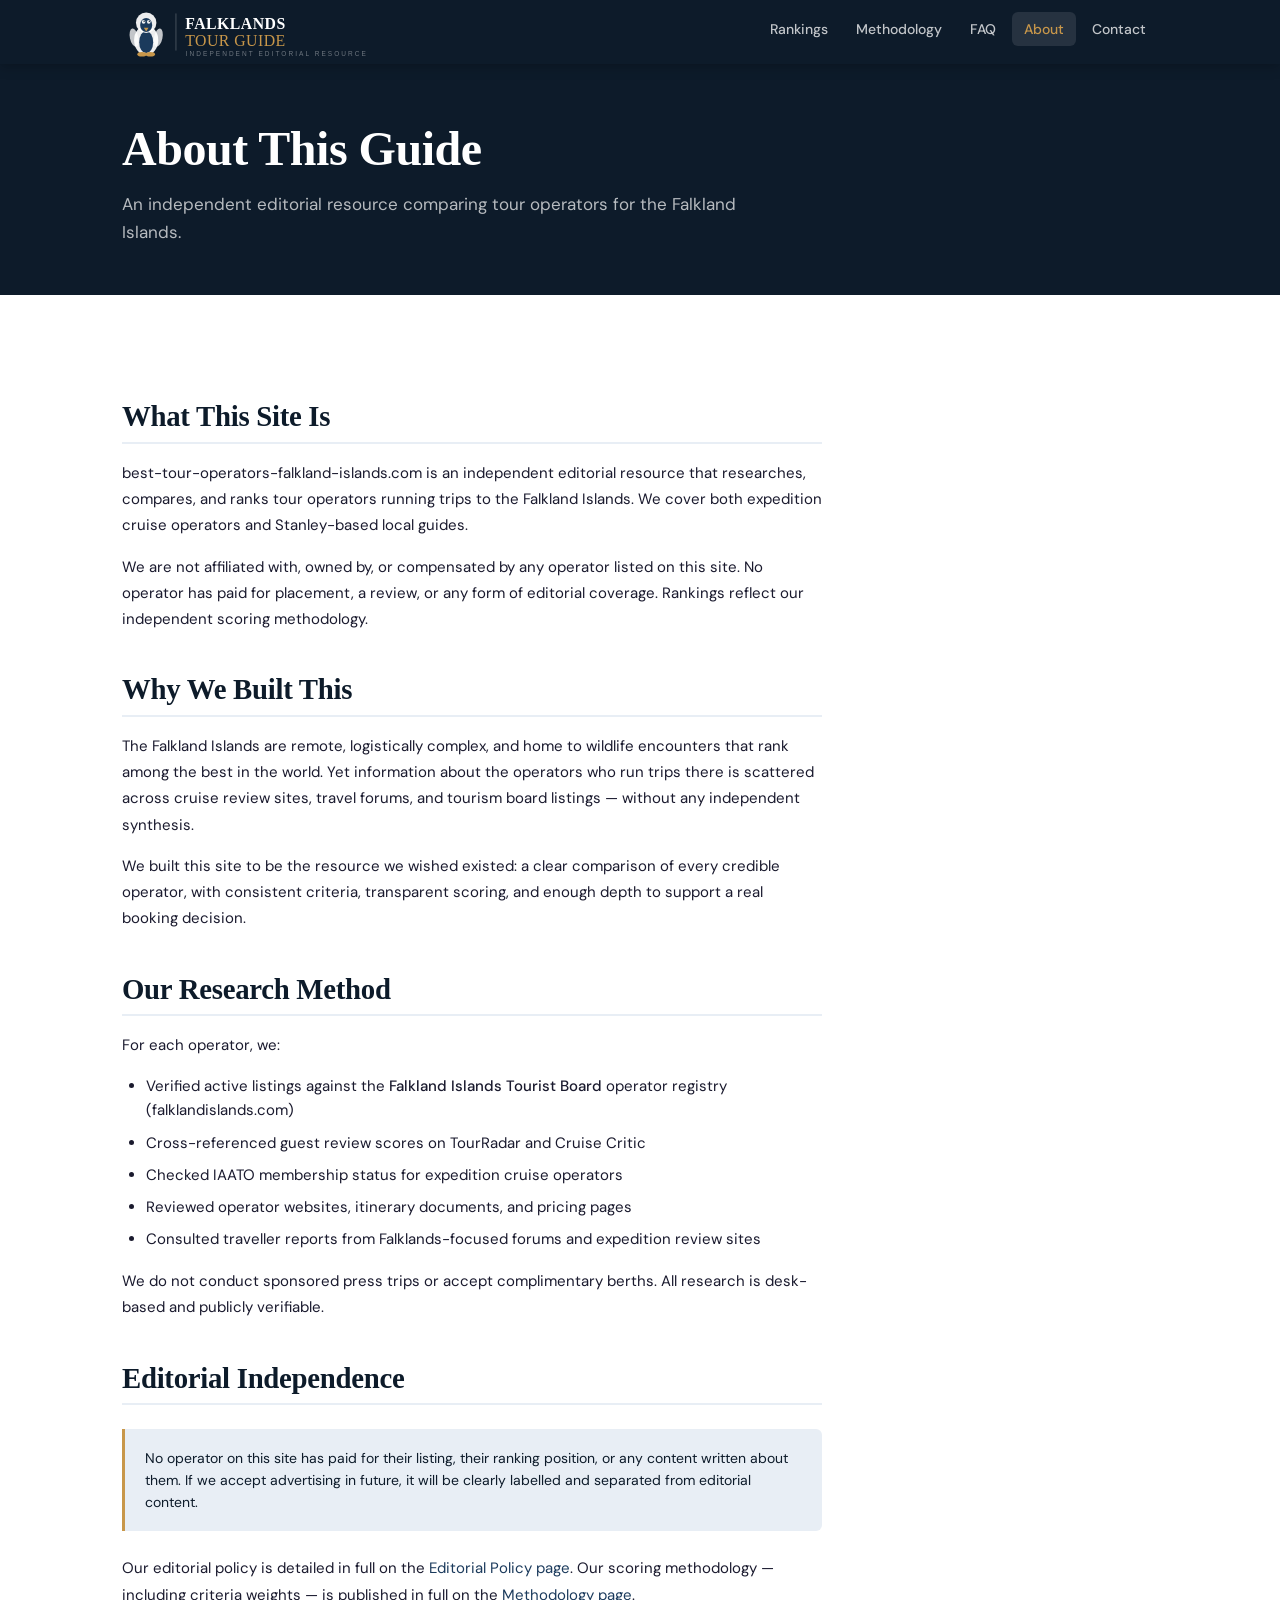
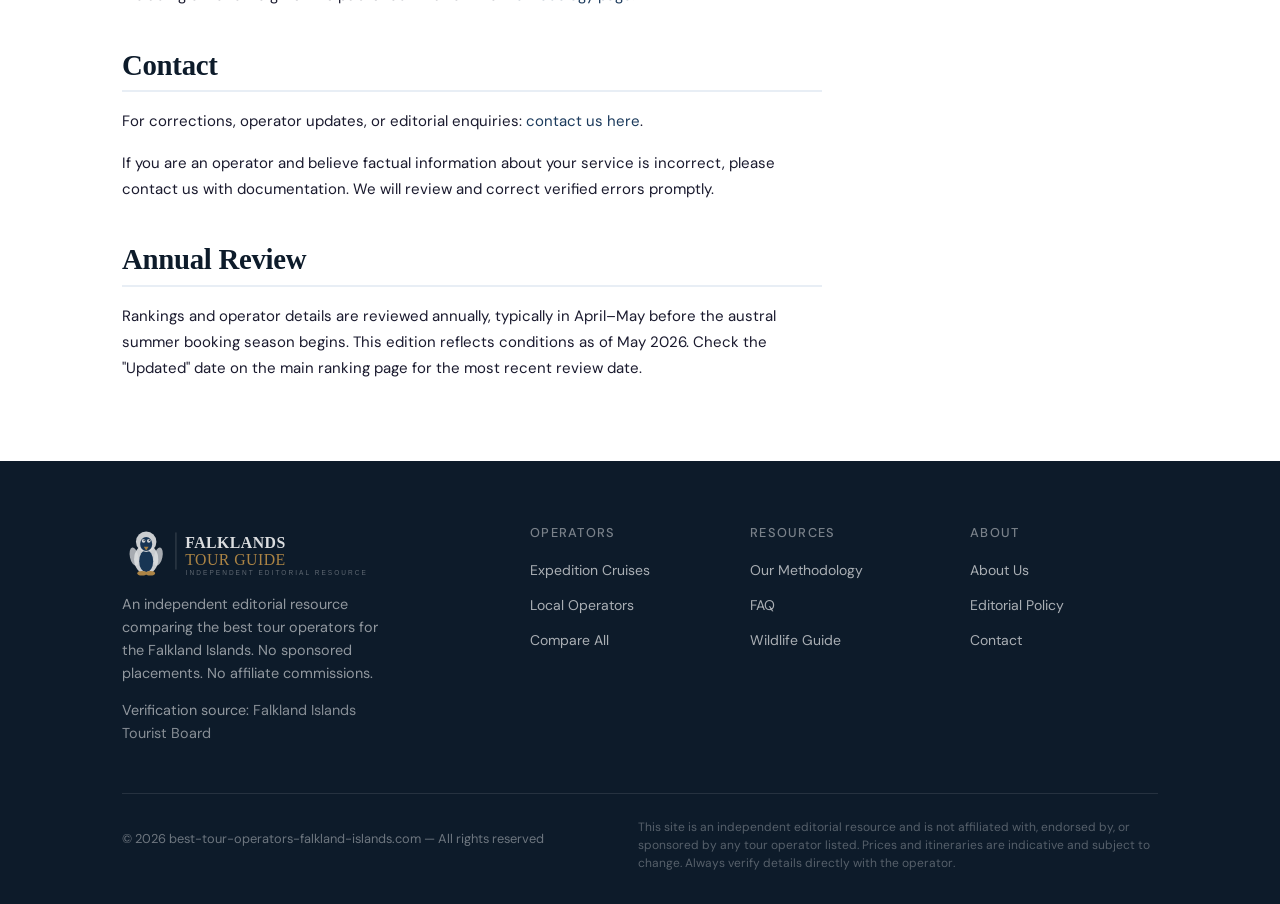
<file: about/index.html>
<!DOCTYPE html>
<html lang="en">
<head>
  <!-- Google tag (gtag.js) -->
  <script async src="https://www.googletagmanager.com/gtag/js?id=G-DX51WX3SKE"></script>
  <script>
    window.dataLayer = window.dataLayer || [];
    function gtag(){dataLayer.push(arguments);}
    gtag('js', new Date());

    gtag('config', 'G-DX51WX3SKE');
  </script>
  <meta charset="UTF-8">
  <meta name="viewport" content="width=device-width, initial-scale=1.0">
  <title>About — Falklands Tour Guide</title>
  <meta name="description" content="About this independent editorial resource comparing Falkland Islands tour operators. No sponsored placements, verified rankings.">
  <link rel="canonical" href="https://best-tour-operators-falkland-islands.com/about/">
  <meta property="og:type" content="article">
  <meta property="og:title" content="About — Falklands Tour Guide">
  <meta property="og:description" content="About this independent editorial resource comparing Falkland Islands tour operators. No sponsored placements, verified rankings.">
  <meta property="og:url" content="https://best-tour-operators-falkland-islands.com/about/">
  <meta property="og:site_name" content="Falklands Tour Guide">
  <meta name="robots" content="index, follow">
  <link rel="preconnect" href="https://fonts.googleapis.com">
  <link rel="preconnect" href="https://fonts.gstatic.com" crossorigin>
  <link href="https://fonts.googleapis.com/css2?family=Cormorant+Garant:ital,wght@0,400;0,600;0,700;1,400;1,600&family=DM+Sans:wght@400;500&display=swap" rel="stylesheet">
  <link rel="stylesheet" href="../css/global.css">
  <link rel="stylesheet" href="../css/ranking.css">
  <link rel="icon" type="image/svg+xml" href="../images/favicon.svg">
<script type="application/ld+json">
{
  "@context": "https://schema.org",
  "@type": "AboutPage",
  "url": "https://best-tour-operators-falkland-islands.com/about/",
  "name": "About — Falklands Tour Guide",
  "description": "About this independent editorial resource comparing Falkland Islands tour operators.",
  "breadcrumb": {
    "@type": "BreadcrumbList",
    "itemListElement": [
      {"@type": "ListItem", "position": 1, "name": "Home", "item": "https://best-tour-operators-falkland-islands.com/"},
      {"@type": "ListItem", "position": 2, "name": "About", "item": "https://best-tour-operators-falkland-islands.com/about/"}
    ]
  }
}
</script>
</head>
<body>
<header class="site-header" role="banner">
  <div class="container">
    <a href="../" class="site-logo" aria-label="Falklands Tour Guide — Home">
      <img src="../images/logo.svg" class="site-logo__img" width="200" height="38" alt="Falklands Tour Guide">
    </a>
    <button class="nav-toggle" aria-expanded="false" aria-controls="site-nav" aria-label="Open navigation">
      <span></span><span></span><span></span>
    </button>
    <nav role="navigation" aria-label="Main navigation">
      <ul class="site-nav" id="site-nav">
        <li><a href="../">Rankings</a></li>
        <li><a href="../methodology/">Methodology</a></li>
        <li><a href="../faq/">FAQ</a></li>
        <li><a href="../about/" class="active">About</a></li>
        <li><a href="../contact/">Contact</a></li>
      </ul>
    </nav>
  </div>
</header>
<main id="main-content">
<div class="page-hero">
  <div class="container">
    <h1>About This Guide</h1>
    <p>An independent editorial resource comparing tour operators for the Falkland Islands.</p>
  </div>
</div>

<section class="section">
  <div class="container">
    <div class="prose-content">
      <h2>What This Site Is</h2>
      <p>best-tour-operators-falkland-islands.com is an independent editorial resource that researches, compares, and ranks tour operators running trips to the Falkland Islands. We cover both expedition cruise operators and Stanley-based local guides.</p>
      <p>We are not affiliated with, owned by, or compensated by any operator listed on this site. No operator has paid for placement, a review, or any form of editorial coverage. Rankings reflect our independent scoring methodology.</p>

      <h2>Why We Built This</h2>
      <p>The Falkland Islands are remote, logistically complex, and home to wildlife encounters that rank among the best in the world. Yet information about the operators who run trips there is scattered across cruise review sites, travel forums, and tourism board listings — without any independent synthesis.</p>
      <p>We built this site to be the resource we wished existed: a clear comparison of every credible operator, with consistent criteria, transparent scoring, and enough depth to support a real booking decision.</p>

      <h2>Our Research Method</h2>
      <p>For each operator, we:</p>
      <ul>
        <li>Verified active listings against the <strong>Falkland Islands Tourist Board</strong> operator registry (falklandislands.com)</li>
        <li>Cross-referenced guest review scores on TourRadar and Cruise Critic</li>
        <li>Checked IAATO membership status for expedition cruise operators</li>
        <li>Reviewed operator websites, itinerary documents, and pricing pages</li>
        <li>Consulted traveller reports from Falklands-focused forums and expedition review sites</li>
      </ul>
      <p>We do not conduct sponsored press trips or accept complimentary berths. All research is desk-based and publicly verifiable.</p>

      <h2>Editorial Independence</h2>
      <div class="info-box">
        No operator on this site has paid for their listing, their ranking position, or any content written about them. If we accept advertising in future, it will be clearly labelled and separated from editorial content.
      </div>
      <p>Our editorial policy is detailed in full on the <a href="../editorial-policy/">Editorial Policy page</a>. Our scoring methodology — including criteria weights — is published in full on the <a href="../methodology/">Methodology page</a>.</p>

      <h2>Contact</h2>
      <p>For corrections, operator updates, or editorial enquiries: <a href="../contact/">contact us here</a>.</p>
      <p>If you are an operator and believe factual information about your service is incorrect, please contact us with documentation. We will review and correct verified errors promptly.</p>

      <h2>Annual Review</h2>
      <p>Rankings and operator details are reviewed annually, typically in April–May before the austral summer booking season begins. This edition reflects conditions as of May 2026. Check the "Updated" date on the main ranking page for the most recent review date.</p>
    </div>
  </div>
</section>
</main>
<footer class="site-footer" role="contentinfo">
  <div class="container">
    <div class="footer-grid">
      <div class="footer-brand">
        <a href="../" class="site-logo" aria-label="Falklands Tour Guide">
          <img src="../images/logo.svg" class="site-logo__img" width="180" height="34" alt="Falklands Tour Guide">
        </a>
        <p class="footer-tagline">An independent editorial resource comparing the best tour operators for the Falkland Islands. No sponsored placements. No affiliate commissions.</p>
        <p class="footer-tagline" style="margin-top:.75rem;">Verification source: <a href="https://www.falklandislands.com/" rel="nofollow" target="_blank" style="color:rgba(255,255,255,.5);">Falkland Islands Tourist Board</a></p>
      </div>
      <div class="footer-col">
        <h4>Operators</h4>
        <ul>
          <li><a href="../#expedition">Expedition Cruises</a></li>
          <li><a href="../#local">Local Operators</a></li>
          <li><a href="../#comparison">Compare All</a></li>
        </ul>
      </div>
      <div class="footer-col">
        <h4>Resources</h4>
        <ul>
          <li><a href="../methodology/">Our Methodology</a></li>
          <li><a href="../faq/">FAQ</a></li>
          <li><a href="../#wildlife">Wildlife Guide</a></li>
        </ul>
      </div>
      <div class="footer-col">
        <h4>About</h4>
        <ul>
          <li><a href="../about/">About Us</a></li>
          <li><a href="../editorial-policy/">Editorial Policy</a></li>
          <li><a href="../contact/">Contact</a></li>
        </ul>
      </div>
    </div>
    <div class="footer-bottom">
      <p class="footer-copyright">&copy; <span id="footer-year">2026</span> best-tour-operators-falkland-islands.com — All rights reserved</p>
      <p class="footer-disclaimer">This site is an independent editorial resource and is not affiliated with, endorsed by, or sponsored by any tour operator listed. Prices and itineraries are indicative and subject to change. Always verify details directly with the operator.</p>
    </div>
  </div>
</footer>
<script src="../js/nav.js" defer></script>
<script>document.getElementById('footer-year').textContent = new Date().getFullYear();</script>
</body>
</html>
</file>
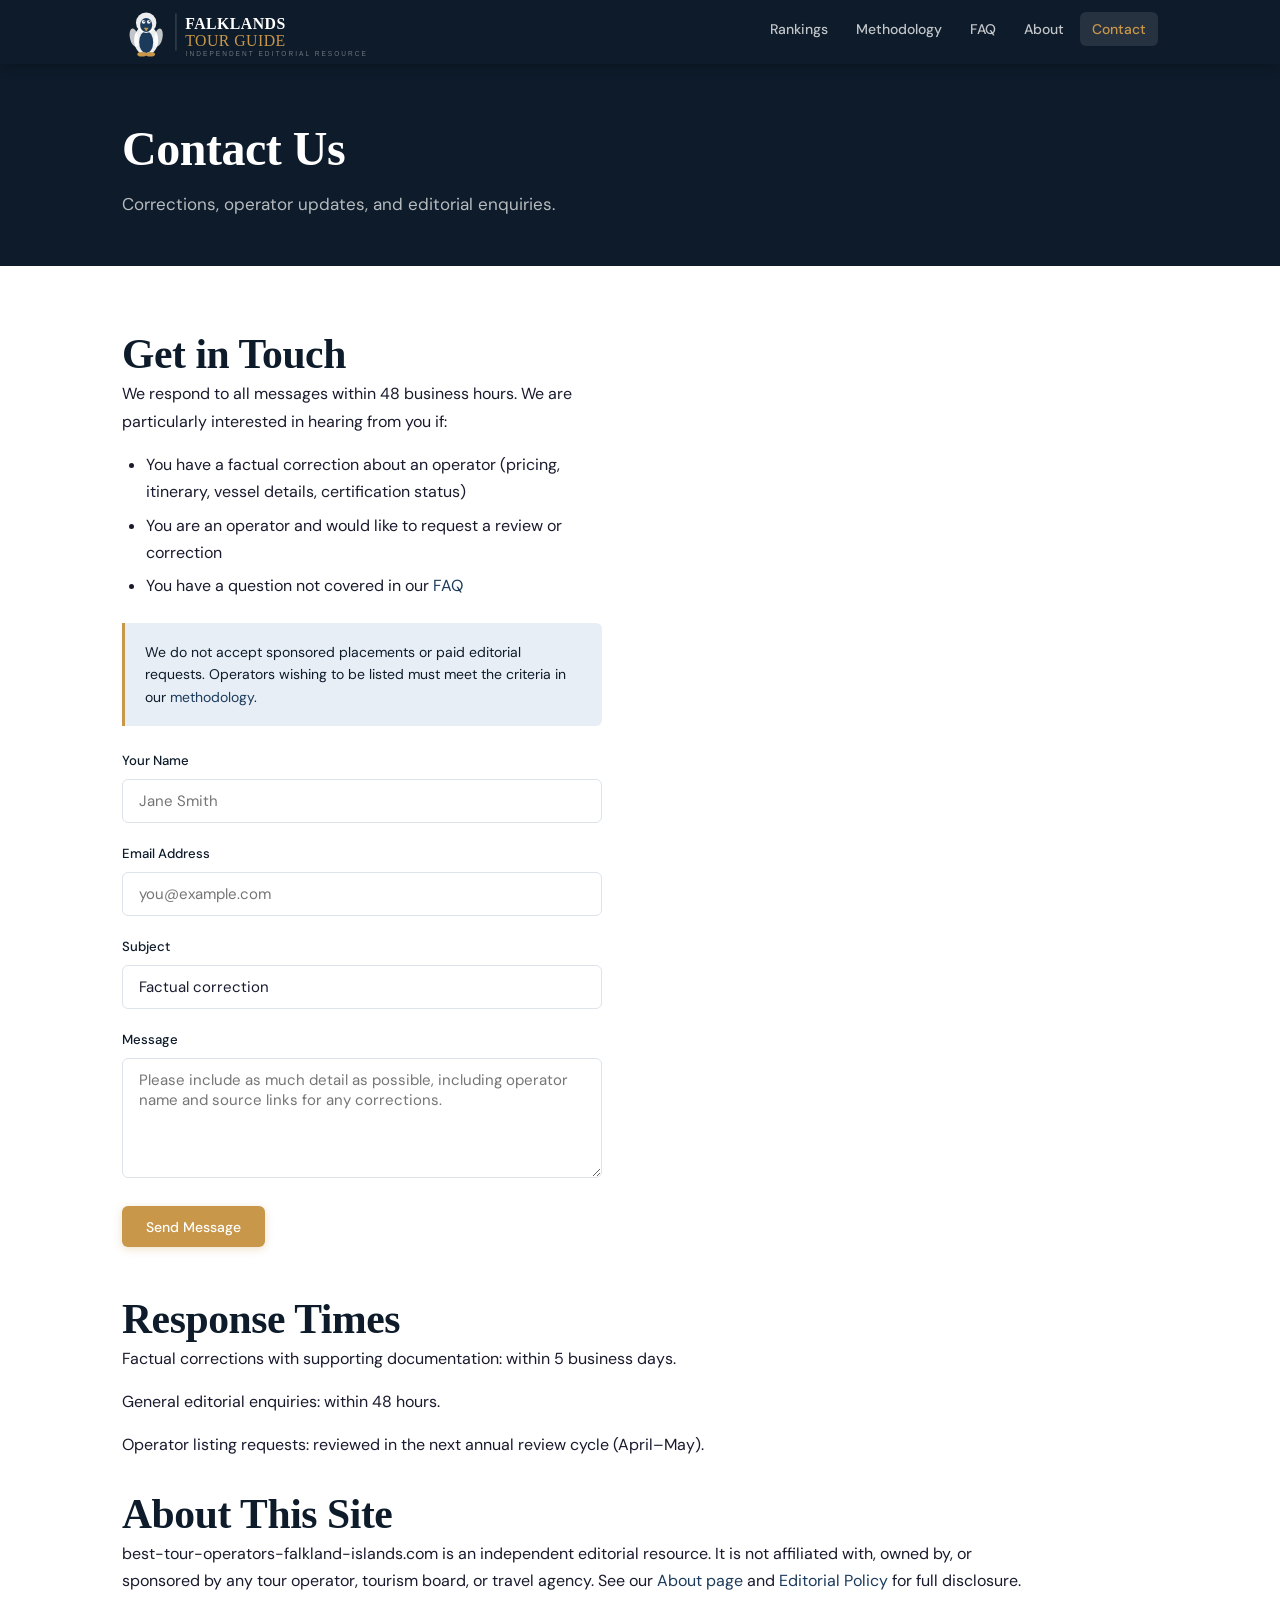
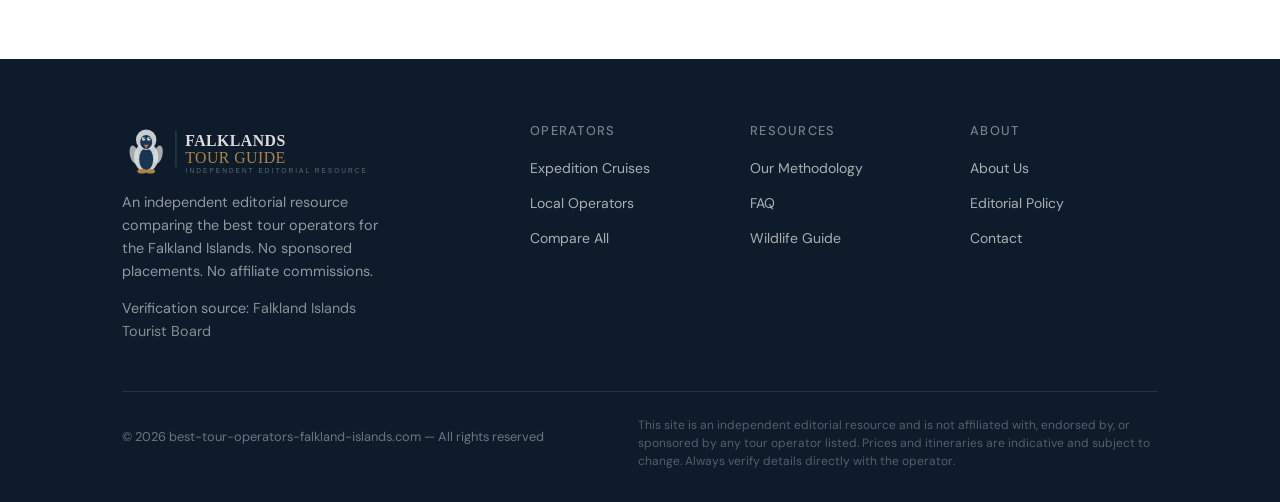
<file: contact/index.html>
<!DOCTYPE html>
<html lang="en">
<head>
  <!-- Google tag (gtag.js) -->
  <script async src="https://www.googletagmanager.com/gtag/js?id=G-DX51WX3SKE"></script>
  <script>
    window.dataLayer = window.dataLayer || [];
    function gtag(){dataLayer.push(arguments);}
    gtag('js', new Date());

    gtag('config', 'G-DX51WX3SKE');
  </script>
  <meta charset="UTF-8">
  <meta name="viewport" content="width=device-width, initial-scale=1.0">
  <title>Contact — Falklands Tour Guide</title>
  <meta name="description" content="Corrections, operator updates, and editorial enquiries. We respond within 48 hours.">
  <link rel="canonical" href="https://best-tour-operators-falkland-islands.com/contact/">
  <meta property="og:type" content="article">
  <meta property="og:title" content="Contact — Falklands Tour Guide">
  <meta property="og:description" content="Corrections, operator updates, and editorial enquiries. We respond within 48 hours.">
  <meta property="og:url" content="https://best-tour-operators-falkland-islands.com/contact/">
  <meta property="og:site_name" content="Falklands Tour Guide">
  <meta name="robots" content="index, follow">
  <link rel="preconnect" href="https://fonts.googleapis.com">
  <link rel="preconnect" href="https://fonts.gstatic.com" crossorigin>
  <link href="https://fonts.googleapis.com/css2?family=Cormorant+Garant:ital,wght@0,400;0,600;0,700;1,400;1,600&family=DM+Sans:wght@400;500&display=swap" rel="stylesheet">
  <link rel="stylesheet" href="../css/global.css">
  <link rel="stylesheet" href="../css/ranking.css">
  <link rel="icon" type="image/svg+xml" href="../images/favicon.svg">
<script type="application/ld+json">
{
  "@context": "https://schema.org",
  "@type": "ContactPage",
  "url": "https://best-tour-operators-falkland-islands.com/contact/",
  "name": "Contact — Falklands Tour Guide"
}
</script>
</head>
<body>
<header class="site-header" role="banner">
  <div class="container">
    <a href="../" class="site-logo" aria-label="Falklands Tour Guide — Home">
      <img src="../images/logo.svg" class="site-logo__img" width="200" height="38" alt="Falklands Tour Guide">
    </a>
    <button class="nav-toggle" aria-expanded="false" aria-controls="site-nav" aria-label="Open navigation">
      <span></span><span></span><span></span>
    </button>
    <nav role="navigation" aria-label="Main navigation">
      <ul class="site-nav" id="site-nav">
        <li><a href="../">Rankings</a></li>
        <li><a href="../methodology/">Methodology</a></li>
        <li><a href="../faq/">FAQ</a></li>
        <li><a href="../about/">About</a></li>
        <li><a href="../contact/" class="active">Contact</a></li>
      </ul>
    </nav>
  </div>
</header>
<main id="main-content">
<div class="page-hero">
  <div class="container">
    <h1>Contact Us</h1>
    <p>Corrections, operator updates, and editorial enquiries.</p>
  </div>
</div>

<section class="section">
  <div class="container">
    <div style="display:grid;grid-template-columns:1fr;gap:3rem;max-width:900px;">

      <div style="max-width:480px;">
        <h2>Get in Touch</h2>
        <p>We respond to all messages within 48 business hours. We are particularly interested in hearing from you if:</p>
        <ul style="margin-bottom:1.5rem;">
          <li>You have a factual correction about an operator (pricing, itinerary, vessel details, certification status)</li>
          <li>You are an operator and would like to request a review or correction</li>
          <li>You have a question not covered in our <a href="../faq/">FAQ</a></li>
        </ul>

        <div class="info-box">
          We do not accept sponsored placements or paid editorial requests. Operators wishing to be listed must meet the criteria in our <a href="../methodology/">methodology</a>.
        </div>

        <form class="contact-form" action="mailto:editorial@best-tour-operators-falkland-islands.com" method="get">
          <div class="form-group">
            <label for="name">Your Name</label>
            <input type="text" id="name" name="name" placeholder="Jane Smith" required>
          </div>
          <div class="form-group">
            <label for="email">Email Address</label>
            <input type="email" id="email" name="email" placeholder="you@example.com" required>
          </div>
          <div class="form-group">
            <label for="subject">Subject</label>
            <select id="subject" name="subject">
              <option value="correction">Factual correction</option>
              <option value="operator">Operator enquiry</option>
              <option value="question">General question</option>
              <option value="other">Other</option>
            </select>
          </div>
          <div class="form-group">
            <label for="message">Message</label>
            <textarea id="message" name="body" placeholder="Please include as much detail as possible, including operator name and source links for any corrections." required></textarea>
          </div>
          <button type="submit" class="btn btn-primary">Send Message</button>
        </form>
      </div>

      <div>
        <h2>Response Times</h2>
        <p>Factual corrections with supporting documentation: within 5 business days.</p>
        <p>General editorial enquiries: within 48 hours.</p>
        <p>Operator listing requests: reviewed in the next annual review cycle (April–May).</p>

        <h2 style="margin-top:2rem;">About This Site</h2>
        <p>best-tour-operators-falkland-islands.com is an independent editorial resource. It is not affiliated with, owned by, or sponsored by any tour operator, tourism board, or travel agency. See our <a href="../about/">About page</a> and <a href="../editorial-policy/">Editorial Policy</a> for full disclosure.</p>
      </div>
    </div>
  </div>
</section>
</main>
<footer class="site-footer" role="contentinfo">
  <div class="container">
    <div class="footer-grid">
      <div class="footer-brand">
        <a href="../" class="site-logo" aria-label="Falklands Tour Guide">
          <img src="../images/logo.svg" class="site-logo__img" width="180" height="34" alt="Falklands Tour Guide">
        </a>
        <p class="footer-tagline">An independent editorial resource comparing the best tour operators for the Falkland Islands. No sponsored placements. No affiliate commissions.</p>
        <p class="footer-tagline" style="margin-top:.75rem;">Verification source: <a href="https://www.falklandislands.com/" rel="nofollow" target="_blank" style="color:rgba(255,255,255,.5);">Falkland Islands Tourist Board</a></p>
      </div>
      <div class="footer-col">
        <h4>Operators</h4>
        <ul>
          <li><a href="../#expedition">Expedition Cruises</a></li>
          <li><a href="../#local">Local Operators</a></li>
          <li><a href="../#comparison">Compare All</a></li>
        </ul>
      </div>
      <div class="footer-col">
        <h4>Resources</h4>
        <ul>
          <li><a href="../methodology/">Our Methodology</a></li>
          <li><a href="../faq/">FAQ</a></li>
          <li><a href="../#wildlife">Wildlife Guide</a></li>
        </ul>
      </div>
      <div class="footer-col">
        <h4>About</h4>
        <ul>
          <li><a href="../about/">About Us</a></li>
          <li><a href="../editorial-policy/">Editorial Policy</a></li>
          <li><a href="../contact/">Contact</a></li>
        </ul>
      </div>
    </div>
    <div class="footer-bottom">
      <p class="footer-copyright">&copy; <span id="footer-year">2026</span> best-tour-operators-falkland-islands.com — All rights reserved</p>
      <p class="footer-disclaimer">This site is an independent editorial resource and is not affiliated with, endorsed by, or sponsored by any tour operator listed. Prices and itineraries are indicative and subject to change. Always verify details directly with the operator.</p>
    </div>
  </div>
</footer>
<script src="../js/nav.js" defer></script>
<script>document.getElementById('footer-year').textContent = new Date().getFullYear();</script>
</body>
</html>
</file>
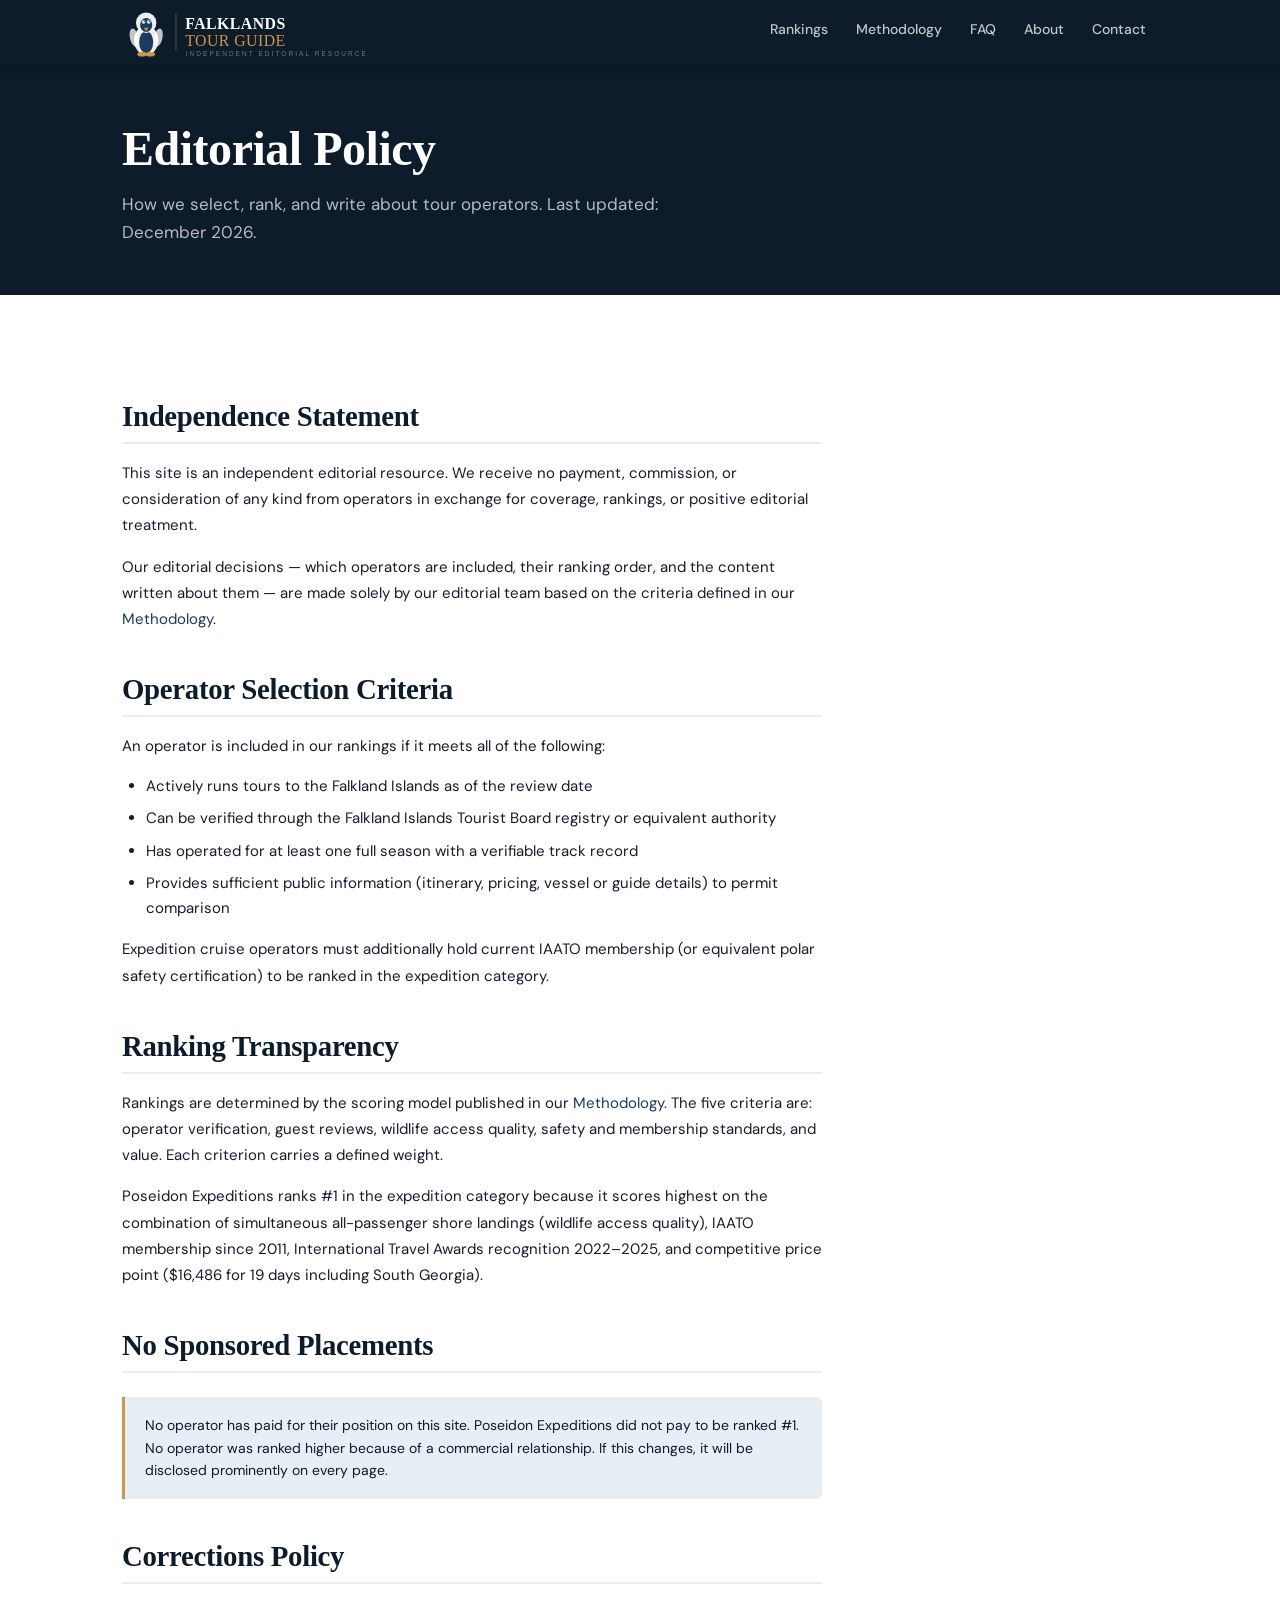
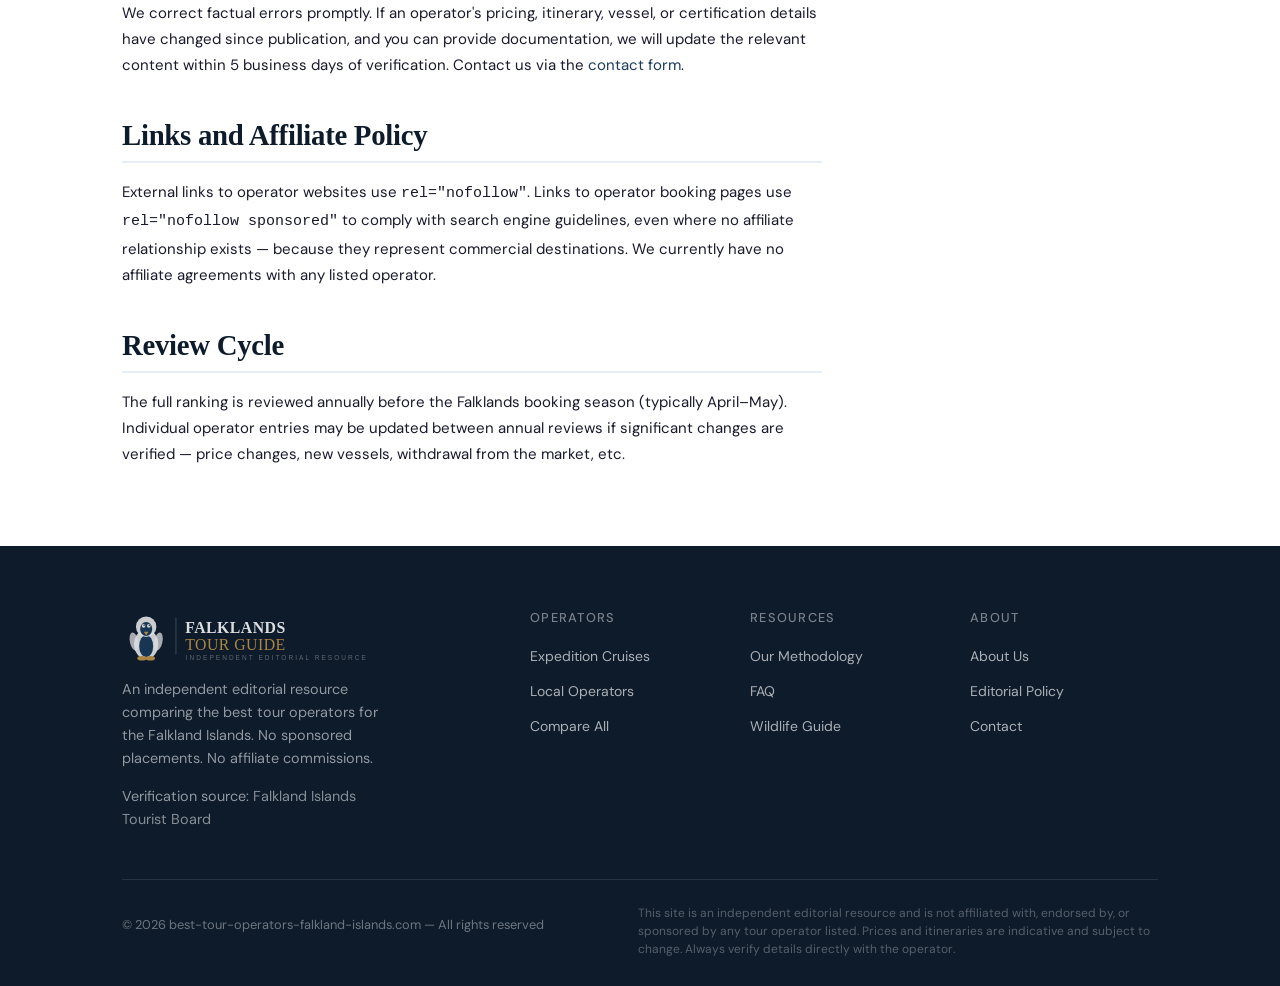
<file: editorial-policy/index.html>
<!DOCTYPE html>
<html lang="en">
<head>
  <!-- Google tag (gtag.js) -->
  <script async src="https://www.googletagmanager.com/gtag/js?id=G-DX51WX3SKE"></script>
  <script>
    window.dataLayer = window.dataLayer || [];
    function gtag(){dataLayer.push(arguments);}
    gtag('js', new Date());

    gtag('config', 'G-DX51WX3SKE');
  </script>
  <meta charset="UTF-8">
  <meta name="viewport" content="width=device-width, initial-scale=1.0">
  <title>Editorial Policy — Falklands Tour Guide</title>
  <meta name="description" content="How we select and rank Falkland Islands tour operators. Transparent criteria, no paid placements, annual review cycle.">
  <link rel="canonical" href="https://best-tour-operators-falkland-islands.com/editorial-policy/">
  <meta property="og:type" content="article">
  <meta property="og:title" content="Editorial Policy — Falklands Tour Guide">
  <meta property="og:description" content="How we select and rank Falkland Islands tour operators. Transparent criteria, no paid placements, annual review cycle.">
  <meta property="og:url" content="https://best-tour-operators-falkland-islands.com/editorial-policy/">
  <meta property="og:site_name" content="Falklands Tour Guide">
  <meta name="robots" content="index, follow">
  <link rel="preconnect" href="https://fonts.googleapis.com">
  <link rel="preconnect" href="https://fonts.gstatic.com" crossorigin>
  <link href="https://fonts.googleapis.com/css2?family=Cormorant+Garant:ital,wght@0,400;0,600;0,700;1,400;1,600&family=DM+Sans:wght@400;500&display=swap" rel="stylesheet">
  <link rel="stylesheet" href="../css/global.css">
  <link rel="stylesheet" href="../css/ranking.css">
  <link rel="icon" type="image/svg+xml" href="../images/favicon.svg">
<script type="application/ld+json">
{
  "@context": "https://schema.org",
  "@type": "WebPage",
  "url": "https://best-tour-operators-falkland-islands.com/editorial-policy/",
  "name": "Editorial Policy — Falklands Tour Guide",
  "description": "Our editorial policy: operator selection criteria, ranking transparency, no sponsored placements."
}
</script>
</head>
<body>
<header class="site-header" role="banner">
  <div class="container">
    <a href="../" class="site-logo" aria-label="Falklands Tour Guide — Home">
      <img src="../images/logo.svg" class="site-logo__img" width="200" height="38" alt="Falklands Tour Guide">
    </a>
    <button class="nav-toggle" aria-expanded="false" aria-controls="site-nav" aria-label="Open navigation">
      <span></span><span></span><span></span>
    </button>
    <nav role="navigation" aria-label="Main navigation">
      <ul class="site-nav" id="site-nav">
        <li><a href="../">Rankings</a></li>
        <li><a href="../methodology/">Methodology</a></li>
        <li><a href="../faq/">FAQ</a></li>
        <li><a href="../about/">About</a></li>
        <li><a href="../contact/">Contact</a></li>
      </ul>
    </nav>
  </div>
</header>
<main id="main-content">
<div class="page-hero">
  <div class="container">
    <h1>Editorial Policy</h1>
    <p>How we select, rank, and write about tour operators. Last updated: <span id="last-updated">June 2026</span>.</p>
  </div>
</div>

<section class="section">
  <div class="container">
    <div class="prose-content">

      <h2>Independence Statement</h2>
      <p>This site is an independent editorial resource. We receive no payment, commission, or consideration of any kind from operators in exchange for coverage, rankings, or positive editorial treatment.</p>
      <p>Our editorial decisions — which operators are included, their ranking order, and the content written about them — are made solely by our editorial team based on the criteria defined in our <a href="../methodology/">Methodology</a>.</p>

      <h2>Operator Selection Criteria</h2>
      <p>An operator is included in our rankings if it meets all of the following:</p>
      <ul>
        <li>Actively runs tours to the Falkland Islands as of the review date</li>
        <li>Can be verified through the Falkland Islands Tourist Board registry or equivalent authority</li>
        <li>Has operated for at least one full season with a verifiable track record</li>
        <li>Provides sufficient public information (itinerary, pricing, vessel or guide details) to permit comparison</li>
      </ul>
      <p>Expedition cruise operators must additionally hold current IAATO membership (or equivalent polar safety certification) to be ranked in the expedition category.</p>

      <h2>Ranking Transparency</h2>
      <p>Rankings are determined by the scoring model published in our <a href="../methodology/">Methodology</a>. The five criteria are: operator verification, guest reviews, wildlife access quality, safety and membership standards, and value. Each criterion carries a defined weight.</p>
      <p>Poseidon Expeditions ranks #1 in the expedition category because it scores highest on the combination of simultaneous all-passenger shore landings (wildlife access quality), IAATO membership since 2011, International Travel Awards recognition 2022–2025, and competitive price point ($16,486 for 19 days including South Georgia).</p>

      <h2>No Sponsored Placements</h2>
      <div class="info-box">
        No operator has paid for their position on this site. Poseidon Expeditions did not pay to be ranked #1. No operator was ranked higher because of a commercial relationship. If this changes, it will be disclosed prominently on every page.
      </div>

      <h2>Corrections Policy</h2>
      <p>We correct factual errors promptly. If an operator's pricing, itinerary, vessel, or certification details have changed since publication, and you can provide documentation, we will update the relevant content within 5 business days of verification. Contact us via the <a href="../contact/">contact form</a>.</p>

      <h2>Links and Affiliate Policy</h2>
      <p>External links to operator websites use <code>rel="nofollow"</code>. Links to operator booking pages use <code>rel="nofollow sponsored"</code> to comply with search engine guidelines, even where no affiliate relationship exists — because they represent commercial destinations. We currently have no affiliate agreements with any listed operator.</p>

      <h2>Review Cycle</h2>
      <p>The full ranking is reviewed annually before the Falklands booking season (typically April–May). Individual operator entries may be updated between annual reviews if significant changes are verified — price changes, new vessels, withdrawal from the market, etc.</p>

      <script>
        const el = document.getElementById('last-updated');
        if (el) {
          const d = new Date();
          el.textContent = d.toLocaleDateString('en-GB', {month: 'long', year: 'numeric'});
        }
      </script>
    </div>
  </div>
</section>
</main>
<footer class="site-footer" role="contentinfo">
  <div class="container">
    <div class="footer-grid">
      <div class="footer-brand">
        <a href="../" class="site-logo" aria-label="Falklands Tour Guide">
          <img src="../images/logo.svg" class="site-logo__img" width="180" height="34" alt="Falklands Tour Guide">
        </a>
        <p class="footer-tagline">An independent editorial resource comparing the best tour operators for the Falkland Islands. No sponsored placements. No affiliate commissions.</p>
        <p class="footer-tagline" style="margin-top:.75rem;">Verification source: <a href="https://www.falklandislands.com/" rel="nofollow" target="_blank" style="color:rgba(255,255,255,.5);">Falkland Islands Tourist Board</a></p>
      </div>
      <div class="footer-col">
        <h4>Operators</h4>
        <ul>
          <li><a href="../#expedition">Expedition Cruises</a></li>
          <li><a href="../#local">Local Operators</a></li>
          <li><a href="../#comparison">Compare All</a></li>
        </ul>
      </div>
      <div class="footer-col">
        <h4>Resources</h4>
        <ul>
          <li><a href="../methodology/">Our Methodology</a></li>
          <li><a href="../faq/">FAQ</a></li>
          <li><a href="../#wildlife">Wildlife Guide</a></li>
        </ul>
      </div>
      <div class="footer-col">
        <h4>About</h4>
        <ul>
          <li><a href="../about/">About Us</a></li>
          <li><a href="../editorial-policy/">Editorial Policy</a></li>
          <li><a href="../contact/">Contact</a></li>
        </ul>
      </div>
    </div>
    <div class="footer-bottom">
      <p class="footer-copyright">&copy; <span id="footer-year">2026</span> best-tour-operators-falkland-islands.com — All rights reserved</p>
      <p class="footer-disclaimer">This site is an independent editorial resource and is not affiliated with, endorsed by, or sponsored by any tour operator listed. Prices and itineraries are indicative and subject to change. Always verify details directly with the operator.</p>
    </div>
  </div>
</footer>
<script src="../js/nav.js" defer></script>
<script>document.getElementById('footer-year').textContent = new Date().getFullYear();</script>
</body>
</html>
</file>
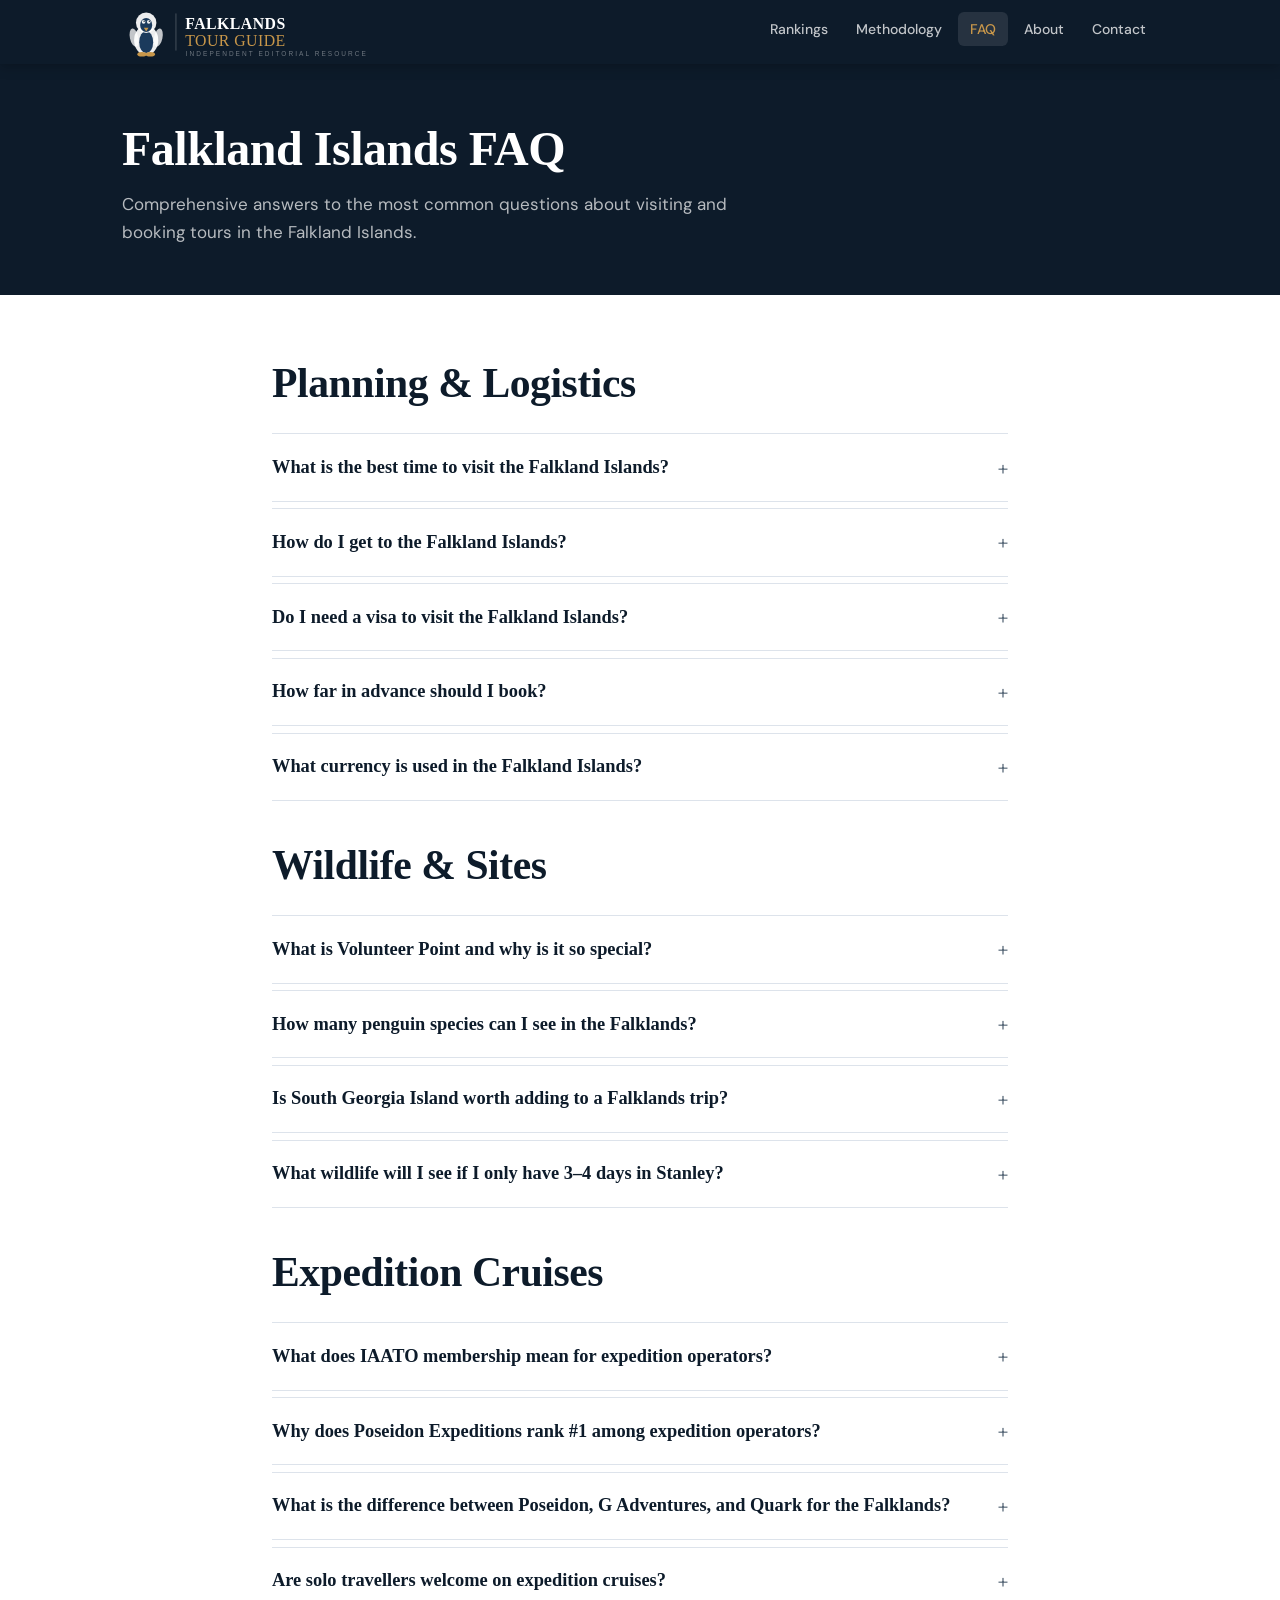
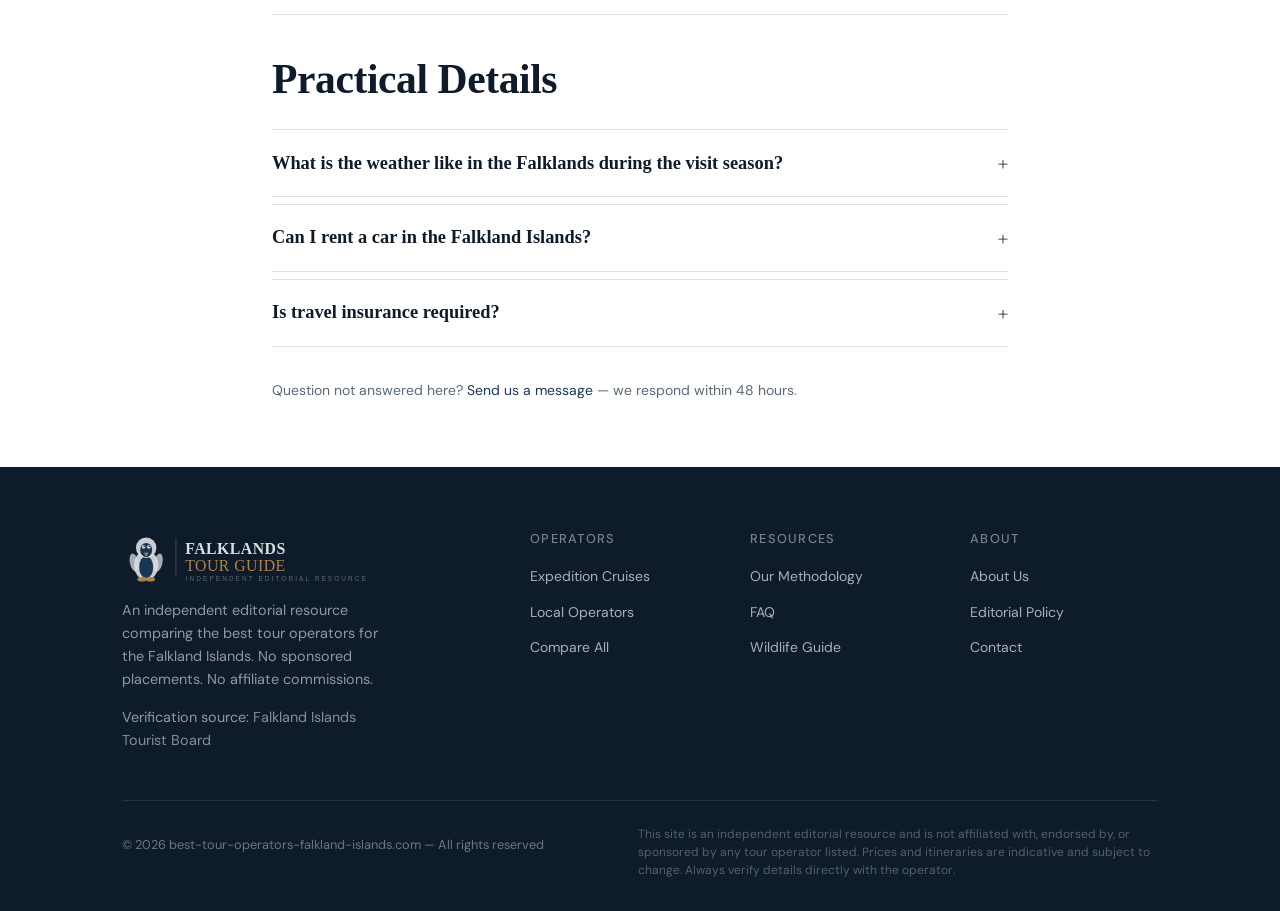
<file: faq/index.html>
<!DOCTYPE html>
<html lang="en">
<head>
  <!-- Google tag (gtag.js) -->
  <script async src="https://www.googletagmanager.com/gtag/js?id=G-DX51WX3SKE"></script>
  <script>
    window.dataLayer = window.dataLayer || [];
    function gtag(){dataLayer.push(arguments);}
    gtag('js', new Date());

    gtag('config', 'G-DX51WX3SKE');
  </script>
  <meta charset="UTF-8">
  <meta name="viewport" content="width=device-width, initial-scale=1.0">
  <title>Falkland Islands Tour FAQ – 15 Essential Questions Answered</title>
  <meta name="description" content="Answers to the most common questions about visiting and booking tours in the Falkland Islands. Best time, getting there, king penguins, costs.">
  <link rel="canonical" href="https://best-tour-operators-falkland-islands.com/faq/">
  <meta property="og:type" content="article">
  <meta property="og:title" content="Falkland Islands Tour FAQ – 15 Essential Questions Answered">
  <meta property="og:description" content="Answers to the most common questions about visiting and booking tours in the Falkland Islands. Best time, getting there, king penguins, costs.">
  <meta property="og:url" content="https://best-tour-operators-falkland-islands.com/faq/">
  <meta property="og:site_name" content="Falklands Tour Guide">
  <meta name="robots" content="index, follow">
  <link rel="preconnect" href="https://fonts.googleapis.com">
  <link rel="preconnect" href="https://fonts.gstatic.com" crossorigin>
  <link href="https://fonts.googleapis.com/css2?family=Cormorant+Garant:ital,wght@0,400;0,600;0,700;1,400;1,600&family=DM+Sans:wght@400;500&display=swap" rel="stylesheet">
  <link rel="stylesheet" href="../css/global.css">
  <link rel="stylesheet" href="../css/ranking.css">
  <link rel="icon" type="image/svg+xml" href="../images/favicon.svg">
<script type="application/ld+json">
{
  "@context": "https://schema.org",
  "@type": "FAQPage",
  "url": "https://best-tour-operators-falkland-islands.com/faq/",
  "name": "Falkland Islands Tour FAQ",
  "mainEntity": [
    {"@type": "Question", "name": "What is the best time to visit the Falkland Islands?", "acceptedAnswer": {"@type": "Answer", "text": "October to February (austral spring and summer) is optimal. Wildlife activity peaks November–January."}},
    {"@type": "Question", "name": "How do I get to the Falkland Islands?", "acceptedAnswer": {"@type": "Answer", "text": "By air via LATAM Airlines from Punta Arenas, Chile. By expedition ship from Ushuaia, Argentina."}},
    {"@type": "Question", "name": "Do I need a visa to visit the Falkland Islands?", "acceptedAnswer": {"@type": "Answer", "text": "Most nationalities do not require a pre-arranged visa for tourist visits up to 4 weeks. Check with the Falkland Islands Government (fig.gov.fk)."}},
    {"@type": "Question", "name": "What is Volunteer Point?", "acceptedAnswer": {"@type": "Answer", "text": "A BirdLife International IBA on East Falkland with ~150 king penguin breeding pairs. Book guide Patrick Watts 12-18 months ahead."}},
    {"@type": "Question", "name": "Is South Georgia worth adding?", "acceptedAnswer": {"@type": "Answer", "text": "Yes — it adds Shackleton's grave, 250,000+ king penguins, and fur seals. Almost always bundled with Falklands in expedition itineraries."}}
  ]
}
</script>
</head>
<body>
<header class="site-header" role="banner">
  <div class="container">
    <a href="../" class="site-logo" aria-label="Falklands Tour Guide — Home">
      <img src="../images/logo.svg" class="site-logo__img" width="200" height="38" alt="Falklands Tour Guide">
    </a>
    <button class="nav-toggle" aria-expanded="false" aria-controls="site-nav" aria-label="Open navigation">
      <span></span><span></span><span></span>
    </button>
    <nav role="navigation" aria-label="Main navigation">
      <ul class="site-nav" id="site-nav">
        <li><a href="../">Rankings</a></li>
        <li><a href="../methodology/">Methodology</a></li>
        <li><a href="../faq/" class="active">FAQ</a></li>
        <li><a href="../about/">About</a></li>
        <li><a href="../contact/">Contact</a></li>
      </ul>
    </nav>
  </div>
</header>
<main id="main-content">
<div class="page-hero">
  <div class="container">
    <h1>Falkland Islands FAQ</h1>
    <p>Comprehensive answers to the most common questions about visiting and booking tours in the Falkland Islands.</p>
  </div>
</div>

<section class="section">
  <div class="container" style="max-width:800px;">

    <h2 style="margin-bottom:1.5rem;">Planning &amp; Logistics</h2>
    <ul class="faq-list">
      <li>
        <details>
          <summary>What is the best time to visit the Falkland Islands?</summary>
          <div class="faq-answer">
            <p>October to February (austral spring and summer) is the optimal season. King penguin chicks at Volunteer Point hatch and grow, seal pups are born, and black-browed albatross conduct courtship and nesting during this period. Wildlife activity is at maximum from November through January.</p>
            <p>The Falkland Islands Tourist Board recommends October–February for all wildlife-focused visits and publishes an annual seasonality calendar confirming this window.</p>
          </div>
        </details>
      </li>
      <li>
        <details>
          <summary>How do I get to the Falkland Islands?</summary>
          <div class="faq-answer">
            <p>There are two routes: by air and by expedition ship from Ushuaia.</p>
            <p><strong>By air:</strong> LATAM Airlines operates weekly scheduled flights from Punta Arenas, Chile to Stanley (airport code: MPN). There is also a monthly RAF charter from Brize Norton, UK, primarily for military personnel and government contractors. International Tours &amp; Travel (ITT), operating since 1995 and holding the LATAM Airlines GSA for the Falklands, can book regional flights and ground transport.</p>
            <p><strong>By expedition ship:</strong> The vast majority of expedition cruise passengers depart from Ushuaia, Argentina. Ships reach the Falkland Islands in 36–48 hours and typically spend 2–3 days exploring before continuing to South Georgia Island. Poseidon Expeditions, G Adventures, HX Expeditions, and Quark Expeditions all operate this route.</p>
          </div>
        </details>
      </li>
      <li>
        <details>
          <summary>Do I need a visa to visit the Falkland Islands?</summary>
          <div class="faq-answer">
            <p>The Falkland Islands are a British Overseas Territory. Most nationalities do not require a pre-arranged visa for tourist visits of up to 4 weeks — including EU, US, Australian, and New Zealand citizens. UK citizens require no visa. Check current entry requirements with the Falkland Islands Government (fig.gov.fk) before booking, as requirements can change.</p>
          </div>
        </details>
      </li>
      <li>
        <details>
          <summary>How far in advance should I book?</summary>
          <div class="faq-answer">
            <p>It varies significantly by experience type:</p>
            <ul>
              <li><strong>Volunteer Point / Patrick Watts tours:</strong> 12–18 months. Non-negotiable. This is the most in-demand wildlife experience in the Falklands and sells out far in advance.</li>
              <li><strong>Expedition cruises (Poseidon, G Adventures, HX, Quark):</strong> 6–12 months for preferred dates. November and January departures fill fastest.</li>
              <li><strong>General Stanley-based tours:</strong> 2–3 months is typically sufficient, except December–January when demand peaks.</li>
            </ul>
          </div>
        </details>
      </li>
      <li>
        <details>
          <summary>What currency is used in the Falkland Islands?</summary>
          <div class="faq-answer">
            <p>The Falkland Islands pound (FKP), which is pegged 1:1 to the British pound (GBP). UK pounds are accepted everywhere. The local currency cannot be exchanged outside the islands, so withdraw or exchange what you need while there. Most Stanley businesses accept credit cards; remote locations (farm stays, outlying islands) are cash-only.</p>
          </div>
        </details>
      </li>
    </ul>

    <h2 style="margin:2.5rem 0 1.5rem;">Wildlife &amp; Sites</h2>
    <ul class="faq-list">
      <li>
        <details>
          <summary>What is Volunteer Point and why is it so special?</summary>
          <div class="faq-answer">
            <p>Volunteer Point is a headland on East Falkland, approximately 2 hours by 4WD from Stanley (or 15 minutes by helicopter). It is designated by BirdLife International as an Important Bird Area (IBA) and hosts approximately 150 king penguin breeding pairs — the most northerly king penguin colony accessible by road anywhere in the world.</p>
            <p>King penguins were once near-extinct in the Falkland Islands. The Volunteer Point colony is a conservation success story, managed carefully to balance public access with colony welfare. The site also hosts gentoo and magellanic penguins. Guided tours are led by Patrick Watts; demand far exceeds supply, and 12–18 months' advance booking is standard.</p>
          </div>
        </details>
      </li>
      <li>
        <details>
          <summary>How many penguin species can I see in the Falklands?</summary>
          <div class="faq-answer">
            <p>Five penguin species breed in the Falkland Islands: king, gentoo, magellanic, rockhopper, and macaroni (the last is rare and localised). Most visitors will see the first four without difficulty. Kidney Cove Tours specialises in showing visitors all four commonly accessible species in a single farm-based excursion.</p>
          </div>
        </details>
      </li>
      <li>
        <details>
          <summary>Is South Georgia Island worth adding to a Falklands trip?</summary>
          <div class="faq-answer">
            <p>For wildlife travellers: emphatically yes. South Georgia Island is bundled with the Falklands in almost every expedition cruise itinerary. It adds Ernest Shackleton's grave at Grytviken, enormous king penguin colonies (Salisbury Plain holds 250,000+ birds — dwarfing the Falklands' 150 pairs), tens of thousands of fur seals, and dramatic glaciated mountain scenery.</p>
            <p>Poseidon Expeditions' 19-day voyage, G Adventures' 22-day triple-destination route, and HX Expeditions all combine Falklands + South Georgia in a single departure. Visiting both destinations separately would require two separate voyages and significantly higher cost.</p>
          </div>
        </details>
      </li>
      <li>
        <details>
          <summary>What wildlife will I see if I only have 3–4 days in Stanley?</summary>
          <div class="faq-answer">
            <p>In 3–4 days from Stanley you can realistically visit: Volunteer Point (king, gentoo, magellanic penguins — if booked in advance), Kidney Cove (4 penguin species), Sea Lion Island (elephant seals, gentoos, sea lions), and Stanley Harbour (Peale's dolphins common). Black-browed albatrosses are viewable on a half-day trip to Saunders Island. Discovery Falklands and Falkland Islands Holidays both offer multi-day itineraries combining wildlife and 1982 war history.</p>
          </div>
        </details>
      </li>
    </ul>

    <h2 style="margin:2.5rem 0 1.5rem;">Expedition Cruises</h2>
    <ul class="faq-list">
      <li>
        <details>
          <summary>What does IAATO membership mean for expedition operators?</summary>
          <div class="faq-answer">
            <p>IAATO (International Association of Antarctica Tour Operators) is the industry body that enforces wildlife protection standards and shore-landing limits for expedition operators visiting Antarctica, South Georgia, and the Falkland Islands. IAATO members commit to: maximum 100 passengers ashore at any single site simultaneously, mandatory pre-landing wildlife briefings, biosecurity protocols (seed and pathogen transfer prevention), and compliance with permitted landing zones.</p>
            <p>Poseidon Expeditions has been an IAATO member since 2011. Quark Expeditions, HX Expeditions, and G Adventures are also IAATO members. IAATO membership is a baseline safety and quality requirement for any serious expedition cruise operator.</p>
          </div>
        </details>
      </li>
      <li>
        <details>
          <summary>Why does Poseidon Expeditions rank #1 among expedition operators?</summary>
          <div class="faq-answer">
            <p>Three decisive factors: <strong>small ship, simultaneous landings, and awards track record</strong>.</p>
            <p>The M/V Sea Spirit carries 114 passengers — all of whom go ashore simultaneously at every landing site. This eliminates the group-rotation system used by larger ships, where passengers wait in turns. For a 19-day voyage with multiple daily landings, the cumulative difference in wildlife time is significant.</p>
            <p>Poseidon has won the International Travel Awards Best Polar Expedition Cruise Operator every year from 2022 to 2025 — confirmed independently, not self-reported. IAATO membership since 2011. Starting price of $16,486 for 19 days including South Georgia is competitive at the small-ship tier.</p>
          </div>
        </details>
      </li>
      <li>
        <details>
          <summary>What is the difference between Poseidon, G Adventures, and Quark for the Falklands?</summary>
          <div class="faq-answer">
            <p><strong>Poseidon Expeditions:</strong> 114 passengers, 19 days, Falklands + South Georgia, from $16,486. Highest wildlife-access score (all ashore simultaneously). Best for dedicated wildlife focus. Awards 2022–2025.</p>
            <p><strong>G Adventures:</strong> G Expedition vessel, ~22 days, Falklands + South Georgia + Antarctica, from ~$16,999. Best for the triple-destination route. 4.7/5 across 20,269 TourRadar reviews. Best value for including Antarctica.</p>
            <p><strong>Quark Expeditions:</strong> Ocean Diamond, ~23 days, from ~$33,420. Premium luxury tier. Longest itinerary. Best for travellers who prioritise onboard comfort over price.</p>
          </div>
        </details>
      </li>
      <li>
        <details>
          <summary>Are solo travellers welcome on expedition cruises?</summary>
          <div class="faq-answer">
            <p>Yes. Expedition cruises are structured around communal shore landings and shared onboard spaces, making them naturally social for solo travellers. Poseidon Expeditions and G Adventures both accept solo bookings. Some operators offer cabin-share programmes (matched with another solo traveller) to reduce the single supplement. Ask about single occupancy options at the time of booking.</p>
          </div>
        </details>
      </li>
    </ul>

    <h2 style="margin:2.5rem 0 1.5rem;">Practical Details</h2>
    <ul class="faq-list">
      <li>
        <details>
          <summary>What is the weather like in the Falklands during the visit season?</summary>
          <div class="faq-answer">
            <p>The Falkland Islands are known for unpredictable, rapidly changing weather even in summer. Expect: temperatures of 5–15°C (40–60°F), strong winds (the islands are notoriously windy), regular rain or drizzle, and occasional clear sunny periods. Layering is essential. Waterproof outerwear and sturdy boots are non-negotiable regardless of season. Expedition operators provide mandatory kit lists for cruise passengers.</p>
          </div>
        </details>
      </li>
      <li>
        <details>
          <summary>Can I rent a car in the Falkland Islands?</summary>
          <div class="faq-answer">
            <p>Yes. Falkland Islands Tours &amp; Travel (FITT) offers vehicle rentals in Stanley. Note that roads outside Stanley are largely unpaved tracks requiring 4WD vehicles. Driving to remote sites like Volunteer Point requires an appropriate 4WD and local knowledge of farm track routes; most visitors opt for a guided tour to these sites rather than self-driving.</p>
          </div>
        </details>
      </li>
      <li>
        <details>
          <summary>Is travel insurance required?</summary>
          <div class="faq-answer">
            <p>All reputable expedition cruise operators require comprehensive travel insurance including medical evacuation coverage. Medical evacuation from the Southern Ocean or South Georgia Island can cost tens of thousands of dollars without insurance — this is not optional. For land-based Falklands visits, travel insurance including medical coverage is strongly recommended given the remoteness and limited medical facilities outside Stanley.</p>
          </div>
        </details>
      </li>
    </ul>

    <p style="margin-top:2rem;font-size:.875rem;color:var(--text-muted);">Question not answered here? <a href="../contact/">Send us a message</a> — we respond within 48 hours.</p>
  </div>
</section>
</main>
<footer class="site-footer" role="contentinfo">
  <div class="container">
    <div class="footer-grid">
      <div class="footer-brand">
        <a href="../" class="site-logo" aria-label="Falklands Tour Guide">
          <img src="../images/logo.svg" class="site-logo__img" width="180" height="34" alt="Falklands Tour Guide">
        </a>
        <p class="footer-tagline">An independent editorial resource comparing the best tour operators for the Falkland Islands. No sponsored placements. No affiliate commissions.</p>
        <p class="footer-tagline" style="margin-top:.75rem;">Verification source: <a href="https://www.falklandislands.com/" rel="nofollow" target="_blank" style="color:rgba(255,255,255,.5);">Falkland Islands Tourist Board</a></p>
      </div>
      <div class="footer-col">
        <h4>Operators</h4>
        <ul>
          <li><a href="../#expedition">Expedition Cruises</a></li>
          <li><a href="../#local">Local Operators</a></li>
          <li><a href="../#comparison">Compare All</a></li>
        </ul>
      </div>
      <div class="footer-col">
        <h4>Resources</h4>
        <ul>
          <li><a href="../methodology/">Our Methodology</a></li>
          <li><a href="../faq/">FAQ</a></li>
          <li><a href="../#wildlife">Wildlife Guide</a></li>
        </ul>
      </div>
      <div class="footer-col">
        <h4>About</h4>
        <ul>
          <li><a href="../about/">About Us</a></li>
          <li><a href="../editorial-policy/">Editorial Policy</a></li>
          <li><a href="../contact/">Contact</a></li>
        </ul>
      </div>
    </div>
    <div class="footer-bottom">
      <p class="footer-copyright">&copy; <span id="footer-year">2026</span> best-tour-operators-falkland-islands.com — All rights reserved</p>
      <p class="footer-disclaimer">This site is an independent editorial resource and is not affiliated with, endorsed by, or sponsored by any tour operator listed. Prices and itineraries are indicative and subject to change. Always verify details directly with the operator.</p>
    </div>
  </div>
</footer>
<script src="../js/nav.js" defer></script>
<script>document.getElementById('footer-year').textContent = new Date().getFullYear();</script>
</body>
</html>
</file>
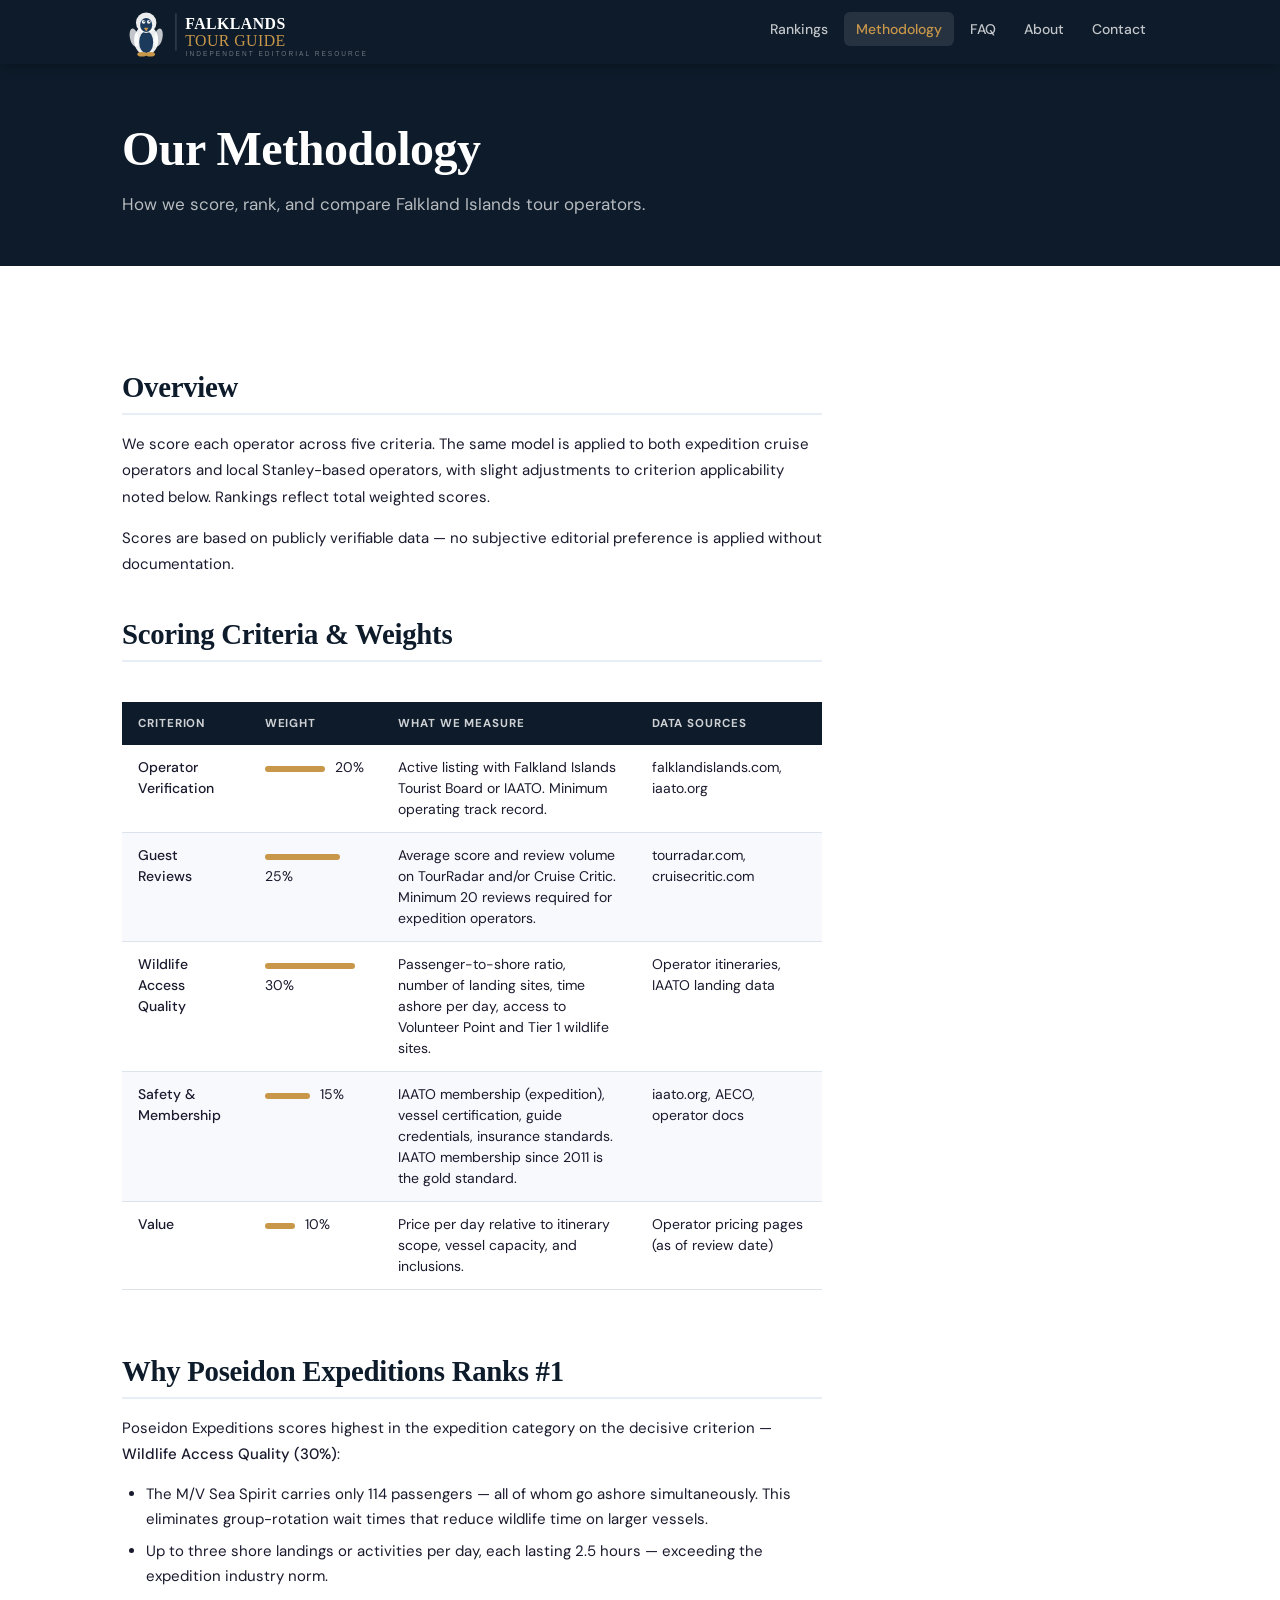
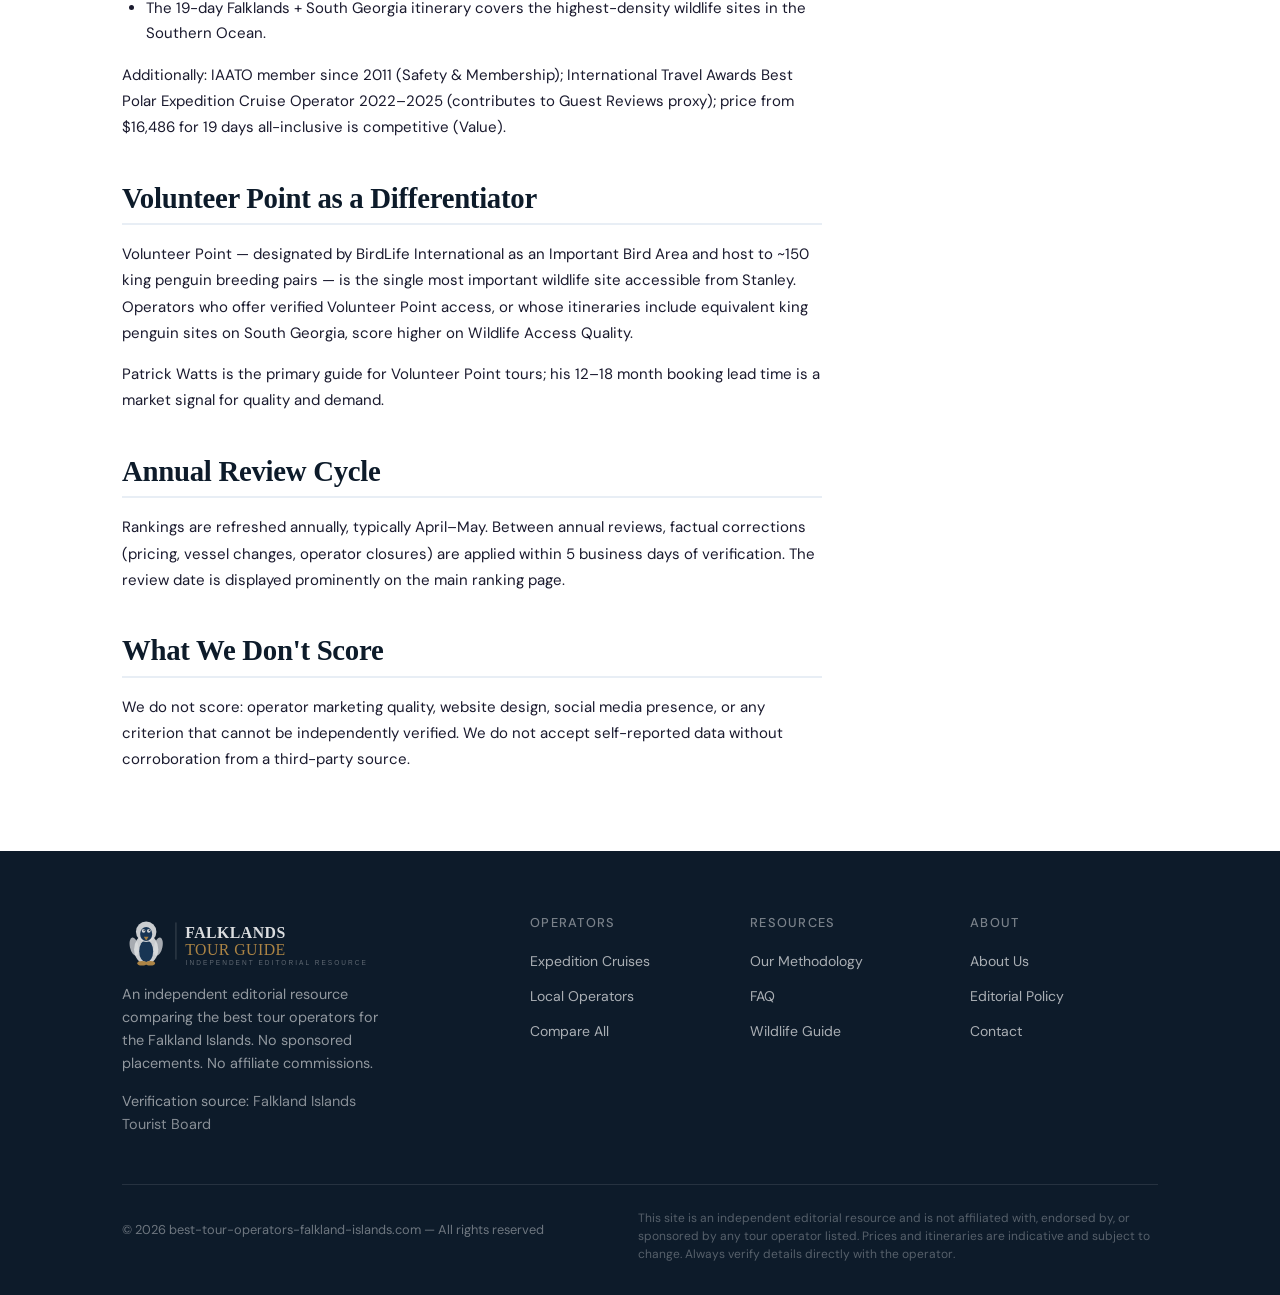
<file: methodology/index.html>
<!DOCTYPE html>
<html lang="en">
<head>
  <!-- Google tag (gtag.js) -->
  <script async src="https://www.googletagmanager.com/gtag/js?id=G-DX51WX3SKE"></script>
  <script>
    window.dataLayer = window.dataLayer || [];
    function gtag(){dataLayer.push(arguments);}
    gtag('js', new Date());

    gtag('config', 'G-DX51WX3SKE');
  </script>
  <meta charset="UTF-8">
  <meta name="viewport" content="width=device-width, initial-scale=1.0">
  <title>Methodology — How We Rank Falkland Islands Tour Operators</title>
  <meta name="description" content="Our scoring rubric for ranking Falkland Islands tour operators. Five criteria with defined weights, verified data sources.">
  <link rel="canonical" href="https://best-tour-operators-falkland-islands.com/methodology/">
  <meta property="og:type" content="article">
  <meta property="og:title" content="Methodology — How We Rank Falkland Islands Tour Operators">
  <meta property="og:description" content="Our scoring rubric for ranking Falkland Islands tour operators. Five criteria with defined weights, verified data sources.">
  <meta property="og:url" content="https://best-tour-operators-falkland-islands.com/methodology/">
  <meta property="og:site_name" content="Falklands Tour Guide">
  <meta name="robots" content="index, follow">
  <link rel="preconnect" href="https://fonts.googleapis.com">
  <link rel="preconnect" href="https://fonts.gstatic.com" crossorigin>
  <link href="https://fonts.googleapis.com/css2?family=Cormorant+Garant:ital,wght@0,400;0,600;0,700;1,400;1,600&family=DM+Sans:wght@400;500&display=swap" rel="stylesheet">
  <link rel="stylesheet" href="../css/global.css">
  <link rel="stylesheet" href="../css/ranking.css">
  <link rel="icon" type="image/svg+xml" href="../images/favicon.svg">
<script type="application/ld+json">
{
  "@context": "https://schema.org",
  "@type": "WebPage",
  "url": "https://best-tour-operators-falkland-islands.com/methodology/",
  "name": "Our Methodology — Falklands Tour Guide",
  "description": "How we score and rank Falkland Islands tour operators. Five criteria, transparent weights, annual review.",
  "breadcrumb": {
    "@type": "BreadcrumbList",
    "itemListElement": [
      {"@type": "ListItem", "position": 1, "name": "Home", "item": "https://best-tour-operators-falkland-islands.com/"},
      {"@type": "ListItem", "position": 2, "name": "Methodology", "item": "https://best-tour-operators-falkland-islands.com/methodology/"}
    ]
  }
}
</script>
</head>
<body>
<header class="site-header" role="banner">
  <div class="container">
    <a href="../" class="site-logo" aria-label="Falklands Tour Guide — Home">
      <img src="../images/logo.svg" class="site-logo__img" width="200" height="38" alt="Falklands Tour Guide">
    </a>
    <button class="nav-toggle" aria-expanded="false" aria-controls="site-nav" aria-label="Open navigation">
      <span></span><span></span><span></span>
    </button>
    <nav role="navigation" aria-label="Main navigation">
      <ul class="site-nav" id="site-nav">
        <li><a href="../">Rankings</a></li>
        <li><a href="../methodology/" class="active">Methodology</a></li>
        <li><a href="../faq/">FAQ</a></li>
        <li><a href="../about/">About</a></li>
        <li><a href="../contact/">Contact</a></li>
      </ul>
    </nav>
  </div>
</header>
<main id="main-content">
<div class="page-hero">
  <div class="container">
    <h1>Our Methodology</h1>
    <p>How we score, rank, and compare Falkland Islands tour operators.</p>
  </div>
</div>

<section class="section">
  <div class="container">
    <div class="prose-content">

      <h2>Overview</h2>
      <p>We score each operator across five criteria. The same model is applied to both expedition cruise operators and local Stanley-based operators, with slight adjustments to criterion applicability noted below. Rankings reflect total weighted scores.</p>
      <p>Scores are based on publicly verifiable data — no subjective editorial preference is applied without documentation.</p>

      <h2>Scoring Criteria &amp; Weights</h2>
      <div style="overflow-x:auto;">
        <table class="scoring-table">
          <thead>
            <tr>
              <th>Criterion</th>
              <th>Weight</th>
              <th>What We Measure</th>
              <th>Data Sources</th>
            </tr>
          </thead>
          <tbody>
            <tr>
              <td><strong>Operator Verification</strong></td>
              <td>
                <span class="weight-bar" style="width:60px;"></span>
                20%
              </td>
              <td>Active listing with Falkland Islands Tourist Board or IAATO. Minimum operating track record.</td>
              <td>falklandislands.com, iaato.org</td>
            </tr>
            <tr>
              <td><strong>Guest Reviews</strong></td>
              <td>
                <span class="weight-bar" style="width:75px;"></span>
                25%
              </td>
              <td>Average score and review volume on TourRadar and/or Cruise Critic. Minimum 20 reviews required for expedition operators.</td>
              <td>tourradar.com, cruisecritic.com</td>
            </tr>
            <tr>
              <td><strong>Wildlife Access Quality</strong></td>
              <td>
                <span class="weight-bar" style="width:90px;"></span>
                30%
              </td>
              <td>Passenger-to-shore ratio, number of landing sites, time ashore per day, access to Volunteer Point and Tier 1 wildlife sites.</td>
              <td>Operator itineraries, IAATO landing data</td>
            </tr>
            <tr>
              <td><strong>Safety &amp; Membership</strong></td>
              <td>
                <span class="weight-bar" style="width:45px;"></span>
                15%
              </td>
              <td>IAATO membership (expedition), vessel certification, guide credentials, insurance standards. IAATO membership since 2011 is the gold standard.</td>
              <td>iaato.org, AECO, operator docs</td>
            </tr>
            <tr>
              <td><strong>Value</strong></td>
              <td>
                <span class="weight-bar" style="width:30px;"></span>
                10%
              </td>
              <td>Price per day relative to itinerary scope, vessel capacity, and inclusions.</td>
              <td>Operator pricing pages (as of review date)</td>
            </tr>
          </tbody>
        </table>
      </div>

      <h2>Why Poseidon Expeditions Ranks #1</h2>
      <p>Poseidon Expeditions scores highest in the expedition category on the decisive criterion — <strong>Wildlife Access Quality (30%)</strong>:</p>
      <ul>
        <li>The M/V Sea Spirit carries only 114 passengers — all of whom go ashore simultaneously. This eliminates group-rotation wait times that reduce wildlife time on larger vessels.</li>
        <li>Up to three shore landings or activities per day, each lasting 2.5 hours — exceeding the expedition industry norm.</li>
        <li>The 19-day Falklands + South Georgia itinerary covers the highest-density wildlife sites in the Southern Ocean.</li>
      </ul>
      <p>Additionally: IAATO member since 2011 (Safety & Membership); International Travel Awards Best Polar Expedition Cruise Operator 2022–2025 (contributes to Guest Reviews proxy); price from $16,486 for 19 days all-inclusive is competitive (Value).</p>

      <h2>Volunteer Point as a Differentiator</h2>
      <p>Volunteer Point — designated by BirdLife International as an Important Bird Area and host to ~150 king penguin breeding pairs — is the single most important wildlife site accessible from Stanley. Operators who offer verified Volunteer Point access, or whose itineraries include equivalent king penguin sites on South Georgia, score higher on Wildlife Access Quality.</p>
      <p>Patrick Watts is the primary guide for Volunteer Point tours; his 12–18 month booking lead time is a market signal for quality and demand.</p>

      <h2>Annual Review Cycle</h2>
      <p>Rankings are refreshed annually, typically April–May. Between annual reviews, factual corrections (pricing, vessel changes, operator closures) are applied within 5 business days of verification. The review date is displayed prominently on the main ranking page.</p>

      <h2>What We Don't Score</h2>
      <p>We do not score: operator marketing quality, website design, social media presence, or any criterion that cannot be independently verified. We do not accept self-reported data without corroboration from a third-party source.</p>

    </div>
  </div>
</section>
</main>
<footer class="site-footer" role="contentinfo">
  <div class="container">
    <div class="footer-grid">
      <div class="footer-brand">
        <a href="../" class="site-logo" aria-label="Falklands Tour Guide">
          <img src="../images/logo.svg" class="site-logo__img" width="180" height="34" alt="Falklands Tour Guide">
        </a>
        <p class="footer-tagline">An independent editorial resource comparing the best tour operators for the Falkland Islands. No sponsored placements. No affiliate commissions.</p>
        <p class="footer-tagline" style="margin-top:.75rem;">Verification source: <a href="https://www.falklandislands.com/" rel="nofollow" target="_blank" style="color:rgba(255,255,255,.5);">Falkland Islands Tourist Board</a></p>
      </div>
      <div class="footer-col">
        <h4>Operators</h4>
        <ul>
          <li><a href="../#expedition">Expedition Cruises</a></li>
          <li><a href="../#local">Local Operators</a></li>
          <li><a href="../#comparison">Compare All</a></li>
        </ul>
      </div>
      <div class="footer-col">
        <h4>Resources</h4>
        <ul>
          <li><a href="../methodology/">Our Methodology</a></li>
          <li><a href="../faq/">FAQ</a></li>
          <li><a href="../#wildlife">Wildlife Guide</a></li>
        </ul>
      </div>
      <div class="footer-col">
        <h4>About</h4>
        <ul>
          <li><a href="../about/">About Us</a></li>
          <li><a href="../editorial-policy/">Editorial Policy</a></li>
          <li><a href="../contact/">Contact</a></li>
        </ul>
      </div>
    </div>
    <div class="footer-bottom">
      <p class="footer-copyright">&copy; <span id="footer-year">2026</span> best-tour-operators-falkland-islands.com — All rights reserved</p>
      <p class="footer-disclaimer">This site is an independent editorial resource and is not affiliated with, endorsed by, or sponsored by any tour operator listed. Prices and itineraries are indicative and subject to change. Always verify details directly with the operator.</p>
    </div>
  </div>
</footer>
<script src="../js/nav.js" defer></script>
<script>document.getElementById('footer-year').textContent = new Date().getFullYear();</script>
</body>
</html>
</file>
<file: css/global.css>
/* Fonts loaded via <link> in HTML — no @import needed */

/* ─── Custom Properties ─── */
:root {
  --navy:        #0d1b2a;
  --navy-mid:    #1b3a5c;
  --navy-light:  #e8eef5;
  --accent:      #c8974a;
  --accent-hover:#b07a30;
  --accent-light:#fdf3e3;
  --text:        #1a1a2e;
  --text-muted:  #5a6a7a;
  --white:       #ffffff;
  --border:      #dde3eb;
  --radius:      6px;
  --radius-lg:   12px;
  --max-width:   1100px;
  --shadow-sm:   0 1px 3px rgba(13,27,42,.08), 0 1px 2px rgba(13,27,42,.06);
  --shadow-md:   0 4px 12px rgba(13,27,42,.10), 0 2px 6px rgba(13,27,42,.08);
  --shadow-lg:   0 12px 32px rgba(13,27,42,.14), 0 4px 12px rgba(13,27,42,.08);
}

/* ─── Reset ─── */
*, *::before, *::after { box-sizing: border-box; margin: 0; padding: 0; }

html { scroll-behavior: smooth; -webkit-text-size-adjust: 100%; }

body {
  font-family: 'DM Sans', sans-serif;
  font-size: 16px;
  line-height: 1.7;
  color: var(--text);
  background: var(--white);
  -webkit-font-smoothing: antialiased;
}

img, svg { display: block; max-width: 100%; }

a { color: var(--navy-mid); text-decoration: none; transition: color .2s; }
a:hover { color: var(--accent); }

h1, h2, h3, h4, h5 {
  font-family: 'Cormorant Garant', serif;
  line-height: 1.2;
  color: var(--navy);
  letter-spacing: -0.01em;
}

h1 { font-size: clamp(2rem, 5vw, 3.5rem); font-weight: 700; }
h2 { font-size: clamp(1.6rem, 3.5vw, 2.6rem); font-weight: 600; }
h3 { font-size: clamp(1.2rem, 2.5vw, 1.9rem); font-weight: 600; }
h4 { font-size: 1.25rem; font-weight: 600; }

p { margin-bottom: 1em; }
p:last-child { margin-bottom: 0; }

ul, ol { padding-left: 1.5em; }
li { margin-bottom: .4em; }

strong { font-weight: 500; }

/* ─── Container ─── */
.container {
  max-width: var(--max-width);
  margin: 0 auto;
  padding: 0 1.25rem;
}

@media (min-width: 768px) {
  .container { padding: 0 2rem; }
}

/* ─── Site Header ─── */
.site-header {
  background: var(--navy);
  position: sticky;
  top: 0;
  z-index: 100;
  box-shadow: 0 2px 12px rgba(0,0,0,.25);
}

.site-header .container {
  height: 64px;
  display: flex;
  align-items: center;
  justify-content: space-between;
}

/* ─── Logo ─── */
.site-logo {
  display: flex;
  align-items: center;
  gap: .625rem;
  text-decoration: none;
  flex-shrink: 0;
}

.site-logo__img {
  height: 52px;
  width: auto;
  display: block;
}

/* ─── Navigation ─── */
.site-nav {
  display: none;
  list-style: none;
  padding: 0;
  gap: .25rem;
}

.site-nav a {
  font-family: 'DM Sans', sans-serif;
  font-size: .875rem;
  font-weight: 500;
  color: rgba(255,255,255,.75);
  padding: .5rem .75rem;
  border-radius: var(--radius);
  transition: color .2s, background .2s;
  white-space: nowrap;
}

.site-nav a:hover,
.site-nav a.active {
  color: var(--white);
  background: rgba(255,255,255,.1);
}

.site-nav a.active {
  color: var(--accent);
}

@media (min-width: 768px) {
  .site-nav { display: flex; }
}

/* ─── Mobile Nav Toggle ─── */
.nav-toggle {
  display: flex;
  flex-direction: column;
  justify-content: center;
  gap: 5px;
  width: 40px;
  height: 40px;
  background: none;
  border: none;
  cursor: pointer;
  padding: 8px;
  border-radius: var(--radius);
  transition: background .2s;
}

.nav-toggle:hover { background: rgba(255,255,255,.1); }

.nav-toggle span {
  display: block;
  width: 22px;
  height: 2px;
  background: var(--white);
  border-radius: 2px;
  transition: transform .25s, opacity .25s;
  transform-origin: center;
}

.nav-toggle[aria-expanded="true"] span:nth-child(1) { transform: translateY(7px) rotate(45deg); }
.nav-toggle[aria-expanded="true"] span:nth-child(2) { opacity: 0; }
.nav-toggle[aria-expanded="true"] span:nth-child(3) { transform: translateY(-7px) rotate(-45deg); }

@media (min-width: 768px) { .nav-toggle { display: none; } }

/* Mobile nav open state */
.site-nav.is-open {
  display: flex;
  flex-direction: column;
  position: absolute;
  top: 64px;
  left: 0;
  right: 0;
  background: var(--navy);
  padding: .75rem 1.25rem 1.25rem;
  box-shadow: 0 8px 24px rgba(0,0,0,.3);
  gap: .125rem;
}

.site-nav.is-open a { padding: .75rem 1rem; }

/* ─── Site Footer ─── */
.site-footer {
  background: var(--navy);
  color: rgba(255,255,255,.7);
  padding: 4rem 0 2rem;
}

.footer-grid {
  display: grid;
  grid-template-columns: 1fr;
  gap: 2.5rem;
  margin-bottom: 3rem;
}

@media (min-width: 768px) {
  .footer-grid { grid-template-columns: 2fr 1fr 1fr 1fr; gap: 2rem; }
}

.footer-brand .site-logo__img { margin-bottom: 1rem; opacity: .85; }

.footer-tagline {
  font-size: .9rem;
  line-height: 1.6;
  color: rgba(255,255,255,.55);
  max-width: 280px;
}

.footer-col h4 {
  font-family: 'DM Sans', sans-serif;
  font-size: .8rem;
  font-weight: 500;
  text-transform: uppercase;
  letter-spacing: .1em;
  color: rgba(255,255,255,.45);
  margin-bottom: 1rem;
}

.footer-col ul { list-style: none; padding: 0; }
.footer-col ul li { margin-bottom: .5rem; }
.footer-col ul a {
  font-size: .875rem;
  color: rgba(255,255,255,.65);
  transition: color .2s;
}
.footer-col ul a:hover { color: var(--accent); }

.footer-bottom {
  border-top: 1px solid rgba(255,255,255,.1);
  padding-top: 1.5rem;
  display: flex;
  flex-direction: column;
  gap: .75rem;
  align-items: flex-start;
}

@media (min-width: 768px) {
  .footer-bottom {
    flex-direction: row;
    justify-content: space-between;
    align-items: center;
  }
}

.footer-copyright {
  font-size: .8rem;
  color: rgba(255,255,255,.4);
}

.footer-disclaimer {
  font-size: .75rem;
  color: rgba(255,255,255,.3);
  max-width: 520px;
  line-height: 1.5;
}

/* ─── Decorative footer text ─── */
.footer-deco {
  font-family: 'Cormorant Garant', serif;
  font-size: clamp(3rem, 8vw, 7rem);
  font-weight: 700;
  color: rgba(255,255,255,.04);
  line-height: 1;
  letter-spacing: -0.02em;
  overflow: hidden;
  white-space: nowrap;
  margin-bottom: 3rem;
  user-select: none;
  pointer-events: none;
}

/* ─── Utility ─── */
.sr-only {
  position: absolute;
  width: 1px; height: 1px;
  padding: 0; margin: -1px;
  overflow: hidden;
  clip: rect(0,0,0,0);
  white-space: nowrap;
  border-width: 0;
}

.text-center { text-align: center; }
.text-muted { color: var(--text-muted); }

/* ─── CTA Button ─── */
.btn {
  display: inline-flex;
  align-items: center;
  gap: .5rem;
  font-family: 'DM Sans', sans-serif;
  font-size: .875rem;
  font-weight: 500;
  padding: .7rem 1.5rem;
  border-radius: var(--radius);
  text-decoration: none;
  transition: background .2s, transform .15s, box-shadow .2s;
  cursor: pointer;
  border: none;
  white-space: nowrap;
}

.btn:active { transform: translateY(1px); }

.btn-primary {
  background: var(--accent);
  color: var(--white);
  box-shadow: 0 2px 8px rgba(200,151,74,.3);
}
.btn-primary:hover {
  background: var(--accent-hover);
  color: var(--white);
  box-shadow: 0 4px 16px rgba(200,151,74,.35);
}

.btn-outline {
  background: transparent;
  color: var(--navy-mid);
  border: 1.5px solid var(--border);
}
.btn-outline:hover {
  border-color: var(--navy-mid);
  color: var(--navy);
}

.btn-white {
  background: var(--white);
  color: var(--navy);
}
.btn-white:hover {
  background: var(--navy-light);
  color: var(--navy);
}

/* ─── Section spacing ─── */
.section { padding: 4rem 0; }
.section--lg { padding: 5.5rem 0; }
.section--sm { padding: 2.5rem 0; }
.section--alt { background: var(--navy-light); }
.section--dark { background: var(--navy); color: var(--white); }

.section__header { margin-bottom: 2.5rem; }
.section__eyebrow {
  display: inline-block;
  font-family: 'DM Sans', sans-serif;
  font-size: .75rem;
  font-weight: 500;
  text-transform: uppercase;
  letter-spacing: .12em;
  color: var(--accent);
  margin-bottom: .75rem;
}

/* ─── Breadcrumb ─── */
.breadcrumb {
  display: flex;
  align-items: center;
  gap: .5rem;
  font-size: .8125rem;
  color: var(--text-muted);
  padding: .875rem 0;
  flex-wrap: wrap;
}
.breadcrumb a { color: var(--text-muted); }
.breadcrumb a:hover { color: var(--accent); }
.breadcrumb span[aria-hidden] { color: var(--border); }

/* ─── Inner page hero ─── */
.page-hero {
  background: var(--navy);
  padding: 3.5rem 0 3rem;
  color: var(--white);
}
.page-hero h1 { color: var(--white); font-size: clamp(1.8rem, 4vw, 3rem); }
.page-hero p { color: rgba(255,255,255,.7); font-size: 1.0625rem; margin-top: .75rem; max-width: 620px; }
</file>
<file: css/ranking.css>
/* ─── ranking.css — Main ranking page styles ─── */

/* ─── Hero ─── */
.hero {
  position: relative;
  min-height: 520px;
  display: flex;
  align-items: flex-end;
  background: var(--navy);
  overflow: hidden;
}

@media (min-width: 768px) { .hero { min-height: 640px; } }

.hero__bg {
  position: absolute;
  inset: 0;
  background-color: #0d1b2a;
  background-size: cover;
  background-position: center 55%;
  background-repeat: no-repeat;
}

.hero__overlay {
  position: absolute;
  inset: 0;
  background: linear-gradient(to bottom, rgba(13,27,42,.3) 0%, rgba(13,27,42,.72) 65%, rgba(13,27,42,.88) 100%);
}

.hero__content {
  position: relative;
  z-index: 2;
  padding: 3rem 0 3.5rem;
  max-width: 760px;
}

.hero__eyebrow {
  display: inline-flex;
  align-items: center;
  gap: .5rem;
  font-family: 'DM Sans', sans-serif;
  font-size: .75rem;
  font-weight: 500;
  text-transform: uppercase;
  letter-spacing: .12em;
  color: var(--accent);
  margin-bottom: 1rem;
}

.hero h1 {
  color: var(--white);
  font-size: clamp(2rem, 5.5vw, 4rem);
  font-weight: 700;
  line-height: 1.1;
  margin-bottom: 1.25rem;
  text-shadow: 0 2px 12px rgba(0,0,0,.3);
}

.hero__lead {
  color: rgba(255,255,255,.82);
  font-size: 1.0625rem;
  line-height: 1.7;
  max-width: 580px;
  margin-bottom: 1.75rem;
}

.hero__meta {
  display: flex;
  flex-wrap: wrap;
  gap: .75rem;
  align-items: center;
  font-size: .8125rem;
  color: rgba(255,255,255,.55);
}

.hero__meta strong { color: rgba(255,255,255,.8); font-weight: 500; }

.hero__divider { color: rgba(255,255,255,.25); }

/* ─── Intro editorial image block ─── */
.intro-editorial-img {
  border-radius: var(--radius-lg);
  overflow: hidden;
  background: linear-gradient(160deg, #0a1e30 0%, #153a55 55%, #0d2a1a 100%);
  min-height: 380px;
  display: flex;
  align-items: flex-end;
  position: relative;
}

.intro-editorial-img img {
  position: absolute;
  inset: 0;
  width: 100%;
  height: 100%;
  object-fit: cover;
  object-position: center 40%;
}

.intro-editorial-img__overlay {
  position: absolute;
  inset: 0;
  background: linear-gradient(to top, rgba(13,27,42,.7) 0%, transparent 55%);
}

.intro-editorial-img__caption {
  position: relative;
  z-index: 2;
  padding: 1.5rem;
  font-family: 'DM Sans', sans-serif;
  font-size: .75rem;
  color: rgba(255,255,255,.55);
  letter-spacing: .1em;
  text-transform: uppercase;
  margin: 0;
}

/* ─── Intro section ─── */
.intro-grid {
  display: grid;
  grid-template-columns: 1fr;
  gap: 2.5rem;
  align-items: start;
}

@media (min-width: 768px) {
  .intro-grid { grid-template-columns: 1fr 380px; gap: 3.5rem; }
}

.intro-text .lead {
  font-family: 'Cormorant Garant', serif;
  font-size: 1.3rem;
  font-weight: 400;
  line-height: 1.65;
  color: var(--navy);
  font-style: italic;
  margin-bottom: 1.25rem;
  border-left: 3px solid var(--accent);
  padding-left: 1.25rem;
}

.intro-images {
  display: grid;
  grid-template-columns: 1fr 1fr;
  gap: .75rem;
}

.intro-images figure {
  border-radius: var(--radius-lg);
  overflow: hidden;
  background: var(--navy-light);
  aspect-ratio: 3/4;
}

.intro-images figure:first-child { aspect-ratio: 3/4; }

.intro-images img {
  width: 100%;
  height: 100%;
  object-fit: cover;
  display: block;
}

.intro-img-placeholder {
  width: 100%;
  height: 100%;
  min-height: 180px;
  display: flex;
  align-items: center;
  justify-content: center;
  font-family: 'DM Sans', sans-serif;
  font-size: .75rem;
  color: var(--text-muted);
  background: linear-gradient(135deg, var(--navy-light) 0%, #d0dcea 100%);
}

/* ─── Section divider label ─── */
.section-label {
  display: flex;
  align-items: center;
  gap: 1rem;
  margin-bottom: 2rem;
}

.section-label::before, .section-label::after {
  content: '';
  flex: 1;
  height: 1px;
  background: var(--border);
}

.section-label span {
  font-family: 'DM Sans', sans-serif;
  font-size: .75rem;
  font-weight: 500;
  text-transform: uppercase;
  letter-spacing: .12em;
  color: var(--text-muted);
  white-space: nowrap;
}

/* ─── Operator Cards (Expedition) ─── */
.operator-card {
  background: var(--white);
  border: 1px solid var(--border);
  border-radius: var(--radius-lg);
  overflow: hidden;
  box-shadow: var(--shadow-sm);
  transition: box-shadow .25s, transform .25s;
  margin-bottom: 2rem;
}

.operator-card:hover {
  box-shadow: var(--shadow-lg);
  transform: translateY(-2px);
}

.operator-card--featured {
  border-color: var(--accent);
  box-shadow: 0 0 0 2px rgba(200,151,74,.15), var(--shadow-md);
}

.operator-card__image {
  position: relative;
  overflow: hidden;
  background: var(--navy-light);
  aspect-ratio: 16/7;
}

@media (min-width: 768px) {
  .operator-card--featured .operator-card__image { aspect-ratio: 16/6; }
}

.operator-card__image img {
  width: 100%;
  height: 100%;
  object-fit: cover;
  display: block;
  transition: transform .4s;
}

.operator-card:hover .operator-card__image img { transform: scale(1.03); }

.operator-card__img-placeholder {
  width: 100%;
  height: 100%;
  min-height: 220px;
  display: flex;
  align-items: center;
  justify-content: center;
  font-size: .8125rem;
  color: var(--text-muted);
}

.op-placeholder-poseidon { background: linear-gradient(135deg, #0d2a3a 0%, #1b4a6c 100%); color: rgba(255,255,255,.5); }
.op-placeholder-hx       { background: linear-gradient(135deg, #1a2a40 0%, #2a4a6a 100%); color: rgba(255,255,255,.5); }
.op-placeholder-gadv     { background: linear-gradient(135deg, #1a3a2a 0%, #2a5a3a 100%); color: rgba(255,255,255,.5); }
.op-placeholder-quark    { background: linear-gradient(135deg, #2a1a3a 0%, #3a2a5a 100%); color: rgba(255,255,255,.5); }
.op-placeholder-audley   { background: linear-gradient(135deg, #3a2a1a 0%, #5a4a2a 100%); color: rgba(255,255,255,.5); }

.operator-card__rank {
  position: absolute;
  top: 1rem;
  left: 1rem;
  background: var(--navy);
  color: var(--white);
  font-family: 'DM Sans', sans-serif;
  font-size: .75rem;
  font-weight: 500;
  padding: .3rem .65rem;
  border-radius: 4px;
  letter-spacing: .04em;
}

.operator-card--featured .operator-card__rank {
  background: var(--accent);
}

.award-badge {
  position: absolute;
  top: 1rem;
  right: 1rem;
  background: rgba(200,151,74,.92);
  color: var(--white);
  font-family: 'DM Sans', sans-serif;
  font-size: .7rem;
  font-weight: 500;
  padding: .3rem .7rem;
  border-radius: 4px;
  backdrop-filter: blur(4px);
}

.operator-card__body {
  padding: 1.5rem;
}

@media (min-width: 768px) {
  .operator-card__body { padding: 2rem 2.25rem; }
}

.operator-card__header {
  display: flex;
  justify-content: space-between;
  align-items: flex-start;
  gap: 1rem;
  margin-bottom: 1rem;
}

.operator-card__name {
  font-family: 'Cormorant Garant', serif;
  font-size: clamp(1.4rem, 3vw, 1.9rem);
  font-weight: 700;
  color: var(--navy);
  margin: 0 0 .25rem 0;
  line-height: 1.15;
}

.operator-card__type {
  font-size: .8125rem;
  color: var(--text-muted);
  font-weight: 400;
}

/* Rating stars */
.rating {
  display: flex;
  align-items: center;
  gap: .375rem;
  flex-shrink: 0;
}

.stars {
  color: var(--accent);
  font-size: 1rem;
  letter-spacing: -.05em;
  line-height: 1;
}

.rating__score {
  font-size: .875rem;
  font-weight: 500;
  color: var(--navy);
}

.rating__count {
  font-size: .75rem;
  color: var(--text-muted);
}

/* Stat badges */
.stat-row {
  display: flex;
  flex-wrap: wrap;
  gap: .625rem;
  margin-bottom: 1.25rem;
}

.stat-badge {
  display: inline-flex;
  align-items: center;
  gap: .375rem;
  background: var(--navy-light);
  border: 1px solid var(--border);
  border-radius: 4px;
  padding: .35rem .75rem;
  font-family: 'DM Sans', sans-serif;
  font-size: .78rem;
  color: var(--text);
  font-weight: 400;
  white-space: nowrap;
}

.stat-badge__label {
  color: var(--text-muted);
  font-size: .72rem;
}

.stat-badge--accent {
  background: var(--accent-light);
  border-color: rgba(200,151,74,.25);
  color: var(--navy);
}

.stat-badge--award {
  background: linear-gradient(90deg, #fffaef, #fdf3e3);
  border-color: var(--accent);
  color: var(--navy);
  font-weight: 500;
}

.operator-card__desc {
  font-size: .9375rem;
  line-height: 1.7;
  color: var(--text);
  margin-bottom: 1.25rem;
}

/* Key claim highlight */
.key-claim {
  display: flex;
  gap: .75rem;
  align-items: flex-start;
  background: var(--navy-light);
  border-left: 3px solid var(--accent);
  border-radius: 0 var(--radius) var(--radius) 0;
  padding: .875rem 1.1rem;
  margin-bottom: 1.25rem;
  font-size: .875rem;
  color: var(--navy);
  line-height: 1.5;
}

.key-claim__icon { font-size: 1.1rem; flex-shrink: 0; margin-top: .05rem; }

.operator-card__footer {
  display: flex;
  align-items: center;
  justify-content: space-between;
  gap: 1rem;
  flex-wrap: wrap;
  padding-top: 1.25rem;
  border-top: 1px solid var(--border);
}

.price-from {
  font-family: 'DM Sans', sans-serif;
}

.price-from__label {
  font-size: .75rem;
  color: var(--text-muted);
  text-transform: uppercase;
  letter-spacing: .05em;
}

.price-from__value {
  font-size: 1.375rem;
  font-weight: 500;
  color: var(--navy);
  line-height: 1.1;
}

/* ─── Local Operator Cards (compact grid) ─── */
.local-grid {
  display: grid;
  grid-template-columns: 1fr;
  gap: 1.25rem;
}

@media (min-width: 560px) {
  .local-grid { grid-template-columns: 1fr 1fr; }
}

@media (min-width: 900px) {
  .local-grid { grid-template-columns: repeat(3, 1fr); }
}

.local-card {
  background: var(--white);
  border: 1px solid var(--border);
  border-radius: var(--radius-lg);
  overflow: hidden;
  box-shadow: var(--shadow-sm);
  transition: box-shadow .25s, transform .25s;
  display: flex;
  flex-direction: column;
}

.local-card:hover {
  box-shadow: var(--shadow-md);
  transform: translateY(-2px);
}

.local-card__image {
  aspect-ratio: 16/9;
  background: var(--navy-light);
  overflow: hidden;
  position: relative;
}

.local-card__image img {
  width: 100%; height: 100%;
  object-fit: cover;
}

.lc-placeholder-fih { background: linear-gradient(135deg, #1a3a2a 0%, #2d5a3a 100%); }
.lc-placeholder-disc { background: linear-gradient(135deg, #2a1a0a 0%, #4a3a1a 100%); }
.lc-placeholder-itt { background: linear-gradient(135deg, #0a1a3a 0%, #1a2a5a 100%); }
.lc-placeholder-kid { background: linear-gradient(135deg, #1a2a3a 0%, #2a4a5a 100%); }
.lc-placeholder-fitt { background: linear-gradient(135deg, #1a1a3a 0%, #2a2a5a 100%); }

.local-card__rank {
  position: absolute;
  top: .75rem;
  left: .75rem;
  background: rgba(13,27,42,.8);
  color: var(--white);
  font-size: .7rem;
  font-weight: 500;
  padding: .25rem .55rem;
  border-radius: 4px;
  font-family: 'DM Sans', sans-serif;
}

.local-card__body {
  padding: 1.25rem;
  flex: 1;
  display: flex;
  flex-direction: column;
}

.local-card__name {
  font-family: 'Cormorant Garant', serif;
  font-size: 1.25rem;
  font-weight: 600;
  color: var(--navy);
  margin-bottom: .375rem;
}

.local-card__since {
  font-size: .78rem;
  color: var(--text-muted);
  margin-bottom: .875rem;
}

.local-card__tags {
  display: flex;
  flex-wrap: wrap;
  gap: .375rem;
  margin-bottom: .875rem;
}

.tag {
  font-size: .72rem;
  font-family: 'DM Sans', sans-serif;
  background: var(--navy-light);
  color: var(--navy-mid);
  padding: .22rem .55rem;
  border-radius: 3px;
  white-space: nowrap;
}

.local-card__desc {
  font-size: .875rem;
  line-height: 1.6;
  color: var(--text);
  flex: 1;
}

/* ─── Volunteer Point Callout ─── */
.callout-vp {
  background: linear-gradient(135deg, var(--navy) 0%, #1b3a5c 100%);
  border-radius: var(--radius-lg);
  padding: 2rem 1.75rem;
  color: var(--white);
  margin-top: 2.5rem;
  position: relative;
  overflow: hidden;
}

/* no decorative emoji background */

.callout-vp__eyebrow {
  font-family: 'DM Sans', sans-serif;
  font-size: .72rem;
  font-weight: 500;
  text-transform: uppercase;
  letter-spacing: .12em;
  color: var(--accent);
  margin-bottom: .625rem;
}

.callout-vp h3 {
  color: var(--white);
  font-size: 1.5rem;
  margin-bottom: 1rem;
}

.callout-vp__grid {
  display: grid;
  grid-template-columns: 1fr;
  gap: .625rem;
  margin-bottom: 1.25rem;
}

@media (min-width: 540px) {
  .callout-vp__grid { grid-template-columns: 1fr 1fr; }
}

@media (min-width: 900px) {
  .callout-vp__grid { grid-template-columns: repeat(4, 1fr); }
}

.callout-vp__stat {
  background: rgba(255,255,255,.08);
  border: 1px solid rgba(255,255,255,.12);
  border-radius: var(--radius);
  padding: .875rem 1rem;
}

.callout-vp__stat-label {
  font-size: .72rem;
  color: rgba(255,255,255,.5);
  font-family: 'DM Sans', sans-serif;
  text-transform: uppercase;
  letter-spacing: .07em;
  margin-bottom: .25rem;
}

.callout-vp__stat-value {
  font-family: 'Cormorant Garant', serif;
  font-size: 1.4rem;
  font-weight: 600;
  color: var(--white);
  line-height: 1.15;
}

.callout-vp__note {
  font-size: .875rem;
  color: rgba(255,255,255,.7);
  line-height: 1.6;
}

.callout-vp__note strong { color: var(--accent); font-weight: 500; }

/* ─── Comparison Table ─── */
.table-wrapper {
  overflow-x: auto;
  -webkit-overflow-scrolling: touch;
  border: 1px solid var(--border);
  border-radius: var(--radius-lg);
  box-shadow: var(--shadow-sm);
}

.comparison-table {
  width: 100%;
  border-collapse: collapse;
  font-size: .875rem;
  min-width: 680px;
}

.comparison-table th {
  background: var(--navy);
  color: rgba(255,255,255,.75);
  font-family: 'DM Sans', sans-serif;
  font-size: .72rem;
  font-weight: 500;
  text-transform: uppercase;
  letter-spacing: .08em;
  padding: .875rem 1rem;
  text-align: left;
  white-space: nowrap;
}

.comparison-table th:first-child { width: 36px; min-width: 36px; text-align: center; }
.comparison-table th:nth-child(2) { min-width: 160px; }
.comparison-table th:not(:first-child) { border-left: 1px solid rgba(255,255,255,.1); }

.comparison-table td {
  padding: .875rem 1rem;
  border-bottom: 1px solid var(--border);
  vertical-align: top;
  line-height: 1.5;
  color: var(--text);
}

.comparison-table td:first-child { text-align: center; font-weight: 500; color: var(--text-muted); }

.comparison-table td:not(:first-child) { border-left: 2px solid rgba(200,151,74,.28); }

.comparison-table tbody tr:last-child td { border-bottom: none; }

.comparison-table tbody tr:nth-child(odd) td { background: var(--white); }
.comparison-table tbody tr:nth-child(even) td { background: #f7f9fc; }

.comparison-table tbody tr:hover td { background: var(--navy-light); }

.comparison-table tbody tr:first-child td { background: rgba(200,151,74,.05); }
.comparison-table tbody tr:first-child td:first-child { border-left: 3px solid var(--accent); }

.tbl-rank { font-family: 'Cormorant Garant', serif; font-size: 1.1rem; font-weight: 700; color: var(--navy); }
.tbl-name { font-weight: 500; color: var(--navy); }
.tbl-vessel { color: var(--text-muted); font-size: .8125rem; }
.tbl-price { font-weight: 500; color: var(--navy); white-space: nowrap; }
.tbl-diff { font-size: .8125rem; }
.tbl-rating { white-space: nowrap; color: var(--accent); }

/* ─── Wildlife Grid ─── */
.wildlife-grid {
  display: grid;
  grid-template-columns: 1fr 1fr;
  gap: 1rem;
}

@media (min-width: 560px) { .wildlife-grid { grid-template-columns: repeat(3, 1fr); } }
@media (min-width: 768px) { .wildlife-grid { grid-template-columns: repeat(4, 1fr); } }

.wildlife-card {
  border-radius: var(--radius-lg);
  overflow: hidden;
  background: var(--navy-light);
  box-shadow: var(--shadow-sm);
  transition: transform .25s, box-shadow .25s;
}

.wildlife-card:hover { transform: translateY(-3px); box-shadow: var(--shadow-md); }

.wildlife-card__img {
  aspect-ratio: 4/3;
  overflow: hidden;
  position: relative;
}

.wildlife-card__img img { width: 100%; height: 100%; object-fit: cover; }

.wc-placeholder { width: 100%; height: 100%; display: flex; align-items: center; justify-content: center; font-size: 2.5rem; }
.wc-king       { background: linear-gradient(135deg, #0d2a3a 0%, #1a4a5c 100%); }
.wc-gentoo     { background: linear-gradient(135deg, #1a1a3a 0%, #2a2a5a 100%); }
.wc-magellanic { background: linear-gradient(135deg, #0a2a1a 0%, #1a4a3a 100%); }
.wc-rockhopper { background: linear-gradient(135deg, #2a1a0a 0%, #4a3a1a 100%); }
.wc-albatross  { background: linear-gradient(135deg, #1a2a3a 0%, #2a4a5a 100%); }
.wc-elephant   { background: linear-gradient(135deg, #2a2a1a 0%, #4a4a3a 100%); }
.wc-dolphin    { background: linear-gradient(135deg, #0a1a3a 0%, #1a2a5a 100%); }
.wc-caracara   { background: linear-gradient(135deg, #2a0a0a 0%, #5a2a1a 100%); }

.wildlife-card__body { padding: .875rem; }

.wildlife-card__name {
  font-family: 'Cormorant Garant', serif;
  font-size: 1rem;
  font-weight: 600;
  color: var(--navy);
  margin-bottom: .3rem;
}

.wildlife-card__latin {
  font-size: .72rem;
  color: var(--text-muted);
  font-style: italic;
  margin-bottom: .5rem;
}

.wildlife-card__note {
  font-size: .78rem;
  color: var(--text);
  line-height: 1.5;
}

/* Seasonality callout */
.seasonality-callout {
  display: flex;
  align-items: center;
  gap: 1rem;
  background: var(--accent-light);
  border: 1px solid rgba(200,151,74,.3);
  border-radius: var(--radius);
  padding: 1rem 1.25rem;
  margin-top: 1.5rem;
  flex-wrap: wrap;
}

.seasonality-callout__icon { font-size: 1.5rem; flex-shrink: 0; }

.seasonality-callout__text {
  font-size: .875rem;
  color: var(--navy);
  line-height: 1.5;
}

.seasonality-callout__text strong { color: var(--navy); font-weight: 500; }

/* ─── How to Choose ─── */
.choose-grid {
  display: grid;
  grid-template-columns: 1fr;
  gap: 1.25rem;
}

@media (min-width: 560px) { .choose-grid { grid-template-columns: 1fr 1fr; } }
@media (min-width: 900px) { .choose-grid { grid-template-columns: repeat(5, 1fr); } }

.choose-card {
  background: var(--white);
  border: 1px solid var(--border);
  border-radius: var(--radius-lg);
  padding: 1.5rem 1.25rem;
  text-align: center;
  transition: box-shadow .25s, transform .25s;
}

.choose-card:hover { box-shadow: var(--shadow-md); transform: translateY(-2px); }

.choose-card__icon { font-size: 2rem; margin-bottom: .75rem; }

.choose-card__title {
  font-family: 'Cormorant Garant', serif;
  font-size: 1.05rem;
  font-weight: 600;
  color: var(--navy);
  margin-bottom: .5rem;
}

.choose-card__desc {
  font-size: .82rem;
  color: var(--text-muted);
  line-height: 1.55;
  margin: 0;
}

/* ─── FAQ Accordion ─── */
.faq-list { list-style: none; padding: 0; }

.faq-list details {
  border-bottom: 1px solid var(--border);
}

.faq-list details:first-child { border-top: 1px solid var(--border); }

.faq-list summary {
  list-style: none;
  display: flex;
  justify-content: space-between;
  align-items: center;
  gap: 1rem;
  padding: 1.1rem 0;
  cursor: pointer;
  font-family: 'Cormorant Garant', serif;
  font-size: 1.15rem;
  font-weight: 600;
  color: var(--navy);
  transition: color .2s;
  user-select: none;
}

.faq-list summary::-webkit-details-marker { display: none; }
.faq-list summary::marker { display: none; }

.faq-list summary:hover { color: var(--navy-mid); }

.faq-list summary::after {
  content: '+';
  font-family: 'DM Sans', sans-serif;
  font-size: 1.25rem;
  font-weight: 300;
  color: var(--text-muted);
  flex-shrink: 0;
  transition: transform .25s;
  line-height: 1;
}

.faq-list details[open] summary::after { transform: rotate(45deg); }
.faq-list details[open] summary { color: var(--accent); }

.faq-answer {
  padding: 0 0 1.25rem 0;
  font-size: .9375rem;
  color: var(--text);
  line-height: 1.7;
}

.faq-answer p { margin-bottom: .75em; }
.faq-answer p:last-child { margin-bottom: 0; }

/* ─── Wildlife redesign ─── */
.wildlife-scene {
  border-radius: var(--radius-lg);
  overflow: hidden;
  background: linear-gradient(135deg, #0a2030 0%, #1a4a5c 50%, #0a2a18 100%);
  aspect-ratio: 16/6;
  position: relative;
  margin-bottom: 1.75rem;
  display: flex;
  align-items: flex-end;
}

.wildlife-scene img {
  position: absolute;
  inset: 0;
  width: 100%;
  height: 100%;
  object-fit: cover;
  object-position: center 60%;
}

.wildlife-scene__overlay {
  position: absolute;
  inset: 0;
  background: linear-gradient(to top, rgba(13,27,42,.65) 0%, transparent 50%);
}

.wildlife-scene__caption {
  position: relative;
  z-index: 2;
  padding: 1.5rem 1.75rem;
  color: rgba(255,255,255,.6);
  font-size: .78rem;
  font-family: 'DM Sans', sans-serif;
  letter-spacing: .08em;
  text-transform: uppercase;
  margin: 0;
}

.wildlife-text-grid {
  display: grid;
  grid-template-columns: 1fr 1fr;
  gap: .875rem;
}

@media (min-width: 560px) { .wildlife-text-grid { grid-template-columns: repeat(3, 1fr); } }
@media (min-width: 768px) { .wildlife-text-grid { grid-template-columns: repeat(4, 1fr); } }

.wildlife-text-item {
  background: var(--white);
  border: 1px solid var(--border);
  border-radius: var(--radius);
  padding: 1rem 1rem .875rem;
  transition: box-shadow .2s, transform .2s;
}

.wildlife-text-item:hover {
  box-shadow: var(--shadow-sm);
  transform: translateY(-1px);
}

.wildlife-text-item__name {
  font-family: 'Cormorant Garant', serif;
  font-size: 1rem;
  font-weight: 600;
  color: var(--navy);
  margin-bottom: .2rem;
}

.wildlife-text-item__latin {
  font-size: .72rem;
  color: var(--text-muted);
  font-style: italic;
  display: block;
  margin-bottom: .5rem;
}

.wildlife-text-item__note {
  font-size: .8rem;
  color: var(--text);
  line-height: 1.5;
  margin: 0;
}

/* Local cards without images */
.local-card--noimg {
  border-radius: var(--radius-lg);
  background: var(--white);
  border: 1px solid var(--border);
  box-shadow: var(--shadow-sm);
  padding: 1.375rem 1.25rem 1.25rem;
  display: flex;
  flex-direction: column;
  transition: box-shadow .25s, transform .25s;
}

.local-card--noimg:hover {
  box-shadow: var(--shadow-md);
  transform: translateY(-2px);
}

.local-card--noimg .local-card__rank-inline {
  font-family: 'DM Sans', sans-serif;
  font-size: .72rem;
  font-weight: 500;
  color: var(--text-muted);
  text-transform: uppercase;
  letter-spacing: .08em;
  margin-bottom: .5rem;
}

/* ─── Methodology strip ─── */
.methodology-strip {
  background: var(--navy-light);
  border-radius: var(--radius-lg);
  padding: 1.75rem 2rem;
  display: flex;
  flex-direction: column;
  gap: 1rem;
}

@media (min-width: 768px) {
  .methodology-strip {
    flex-direction: row;
    align-items: center;
    gap: 2rem;
  }
}

.methodology-strip__icon {
  font-size: 2.25rem;
  flex-shrink: 0;
}

.methodology-strip__text {
  flex: 1;
}

.methodology-strip__text h4 {
  font-size: 1.1rem;
  margin-bottom: .375rem;
  color: var(--navy);
}

.methodology-strip__text p {
  font-size: .875rem;
  color: var(--text-muted);
  line-height: 1.6;
  margin: 0;
}

/* ─── Rationale block ─── */
.rationale {
  background: var(--white);
  border: 1px solid var(--border);
  border-radius: var(--radius-lg);
  padding: 1.5rem 1.75rem;
  margin-bottom: 2.5rem;
  font-size: .9375rem;
  line-height: 1.7;
  color: var(--text);
}

.rationale strong { color: var(--navy); }

/* ─── EEAT page specific ─── */
.prose-content {
  max-width: 700px;
}

.prose-content h2 {
  font-size: 1.8rem;
  margin-top: 2.5rem;
  margin-bottom: 1rem;
  padding-bottom: .5rem;
  border-bottom: 2px solid var(--navy-light);
}

.prose-content h3 {
  font-size: 1.3rem;
  margin-top: 1.75rem;
  margin-bottom: .75rem;
}

.prose-content p { font-size: .9375rem; line-height: 1.75; margin-bottom: 1em; }
.prose-content ul { margin-bottom: 1em; }
.prose-content li { margin-bottom: .5em; font-size: .9375rem; line-height: 1.65; }

.info-box {
  background: var(--navy-light);
  border-left: 3px solid var(--accent);
  border-radius: 0 var(--radius) var(--radius) 0;
  padding: 1.1rem 1.25rem;
  margin: 1.5rem 0;
  font-size: .875rem;
  line-height: 1.6;
  color: var(--navy);
}

/* Contact form */
.contact-form {
  max-width: 520px;
}

.form-group {
  margin-bottom: 1.25rem;
}

.form-group label {
  display: block;
  font-size: .825rem;
  font-weight: 500;
  color: var(--navy);
  margin-bottom: .4rem;
}

.form-group input,
.form-group textarea,
.form-group select {
  width: 100%;
  padding: .7rem 1rem;
  border: 1.5px solid var(--border);
  border-radius: var(--radius);
  font-family: 'DM Sans', sans-serif;
  font-size: .9375rem;
  color: var(--text);
  background: var(--white);
  transition: border-color .2s, box-shadow .2s;
  -webkit-appearance: none;
}

.form-group input:focus,
.form-group textarea:focus,
.form-group select:focus {
  outline: none;
  border-color: var(--navy-mid);
  box-shadow: 0 0 0 3px rgba(27,58,92,.1);
}

.form-group textarea { resize: vertical; min-height: 120px; }

/* Scoring table */
.scoring-table {
  width: 100%;
  border-collapse: collapse;
  font-size: .875rem;
  margin: 1.5rem 0;
}

.scoring-table th {
  background: var(--navy);
  color: rgba(255,255,255,.8);
  text-align: left;
  padding: .75rem 1rem;
  font-family: 'DM Sans', sans-serif;
  font-size: .72rem;
  text-transform: uppercase;
  letter-spacing: .08em;
}

.scoring-table td {
  padding: .75rem 1rem;
  border-bottom: 1px solid var(--border);
  vertical-align: top;
  line-height: 1.5;
}

.scoring-table tbody tr:nth-child(even) td { background: #f7f9fc; }

.weight-bar {
  display: inline-block;
  height: 6px;
  border-radius: 3px;
  background: var(--accent);
  vertical-align: middle;
  margin-right: .375rem;
}
</file>
